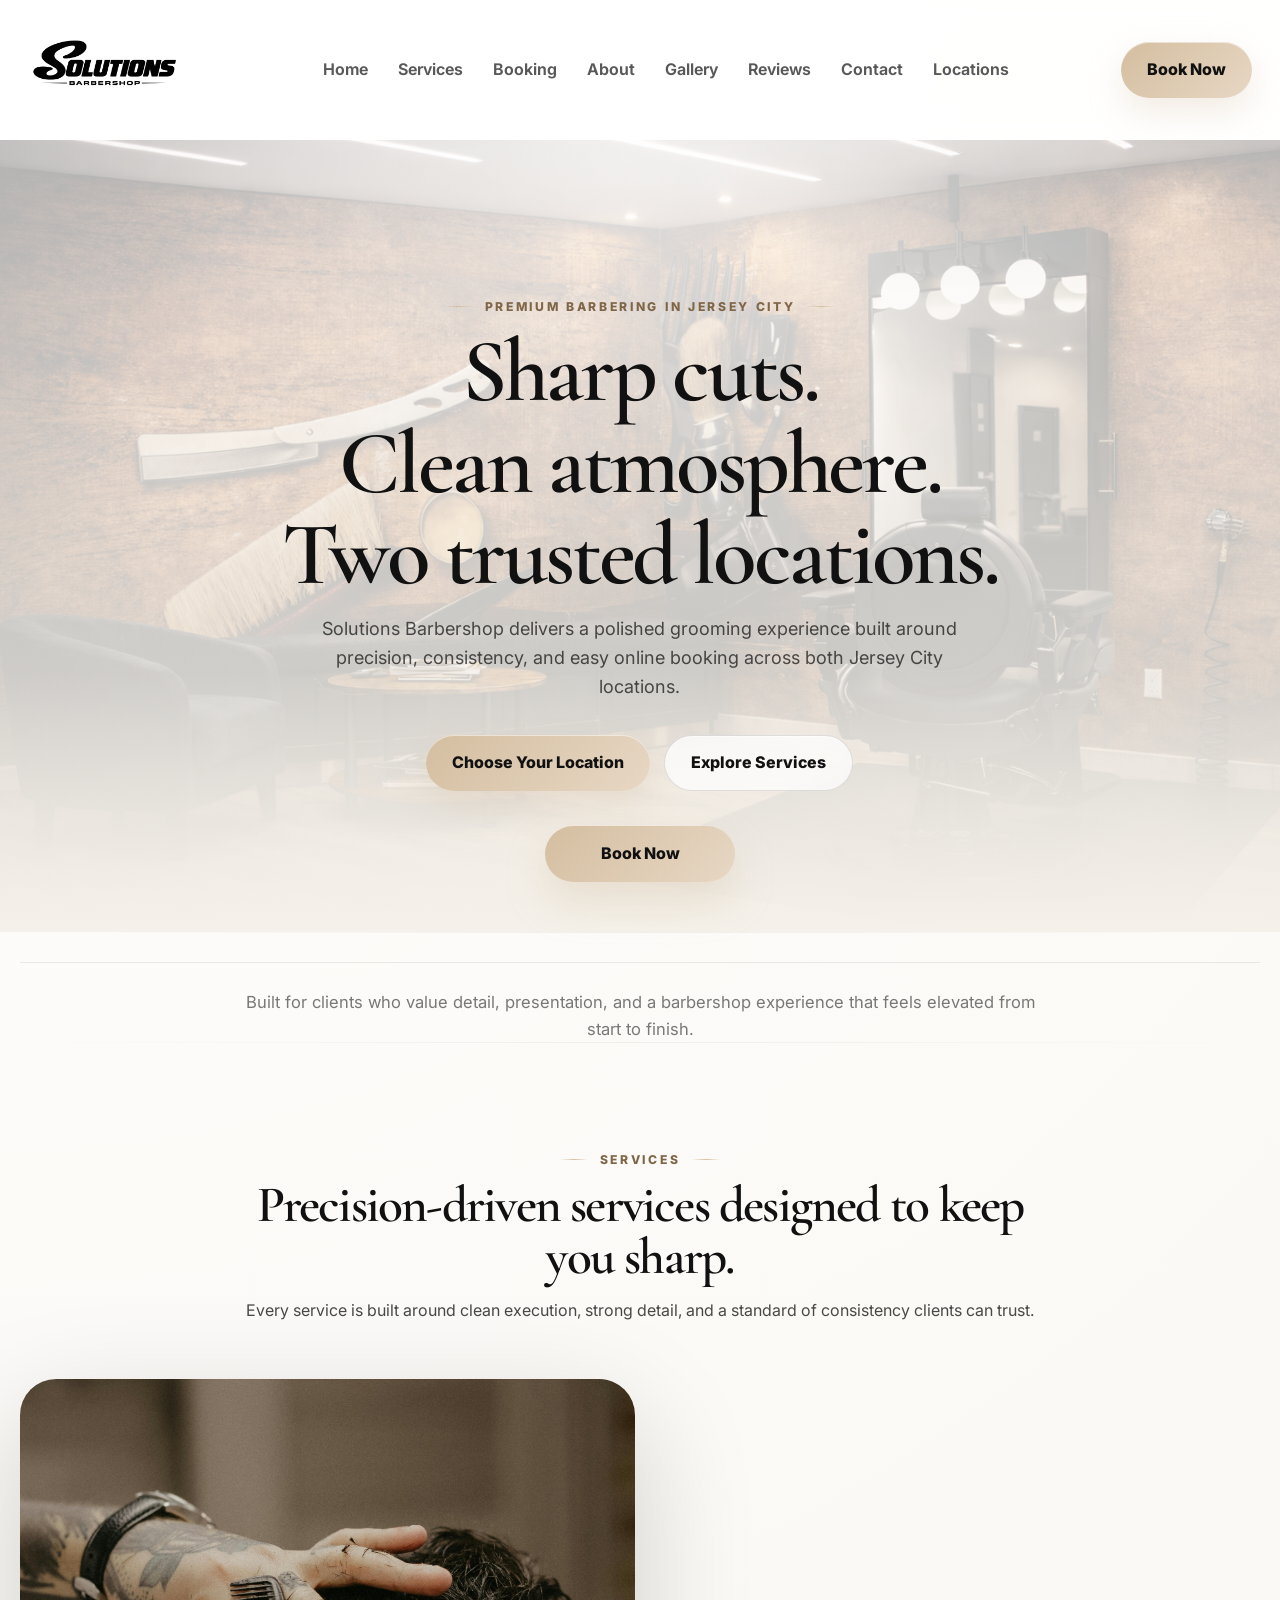
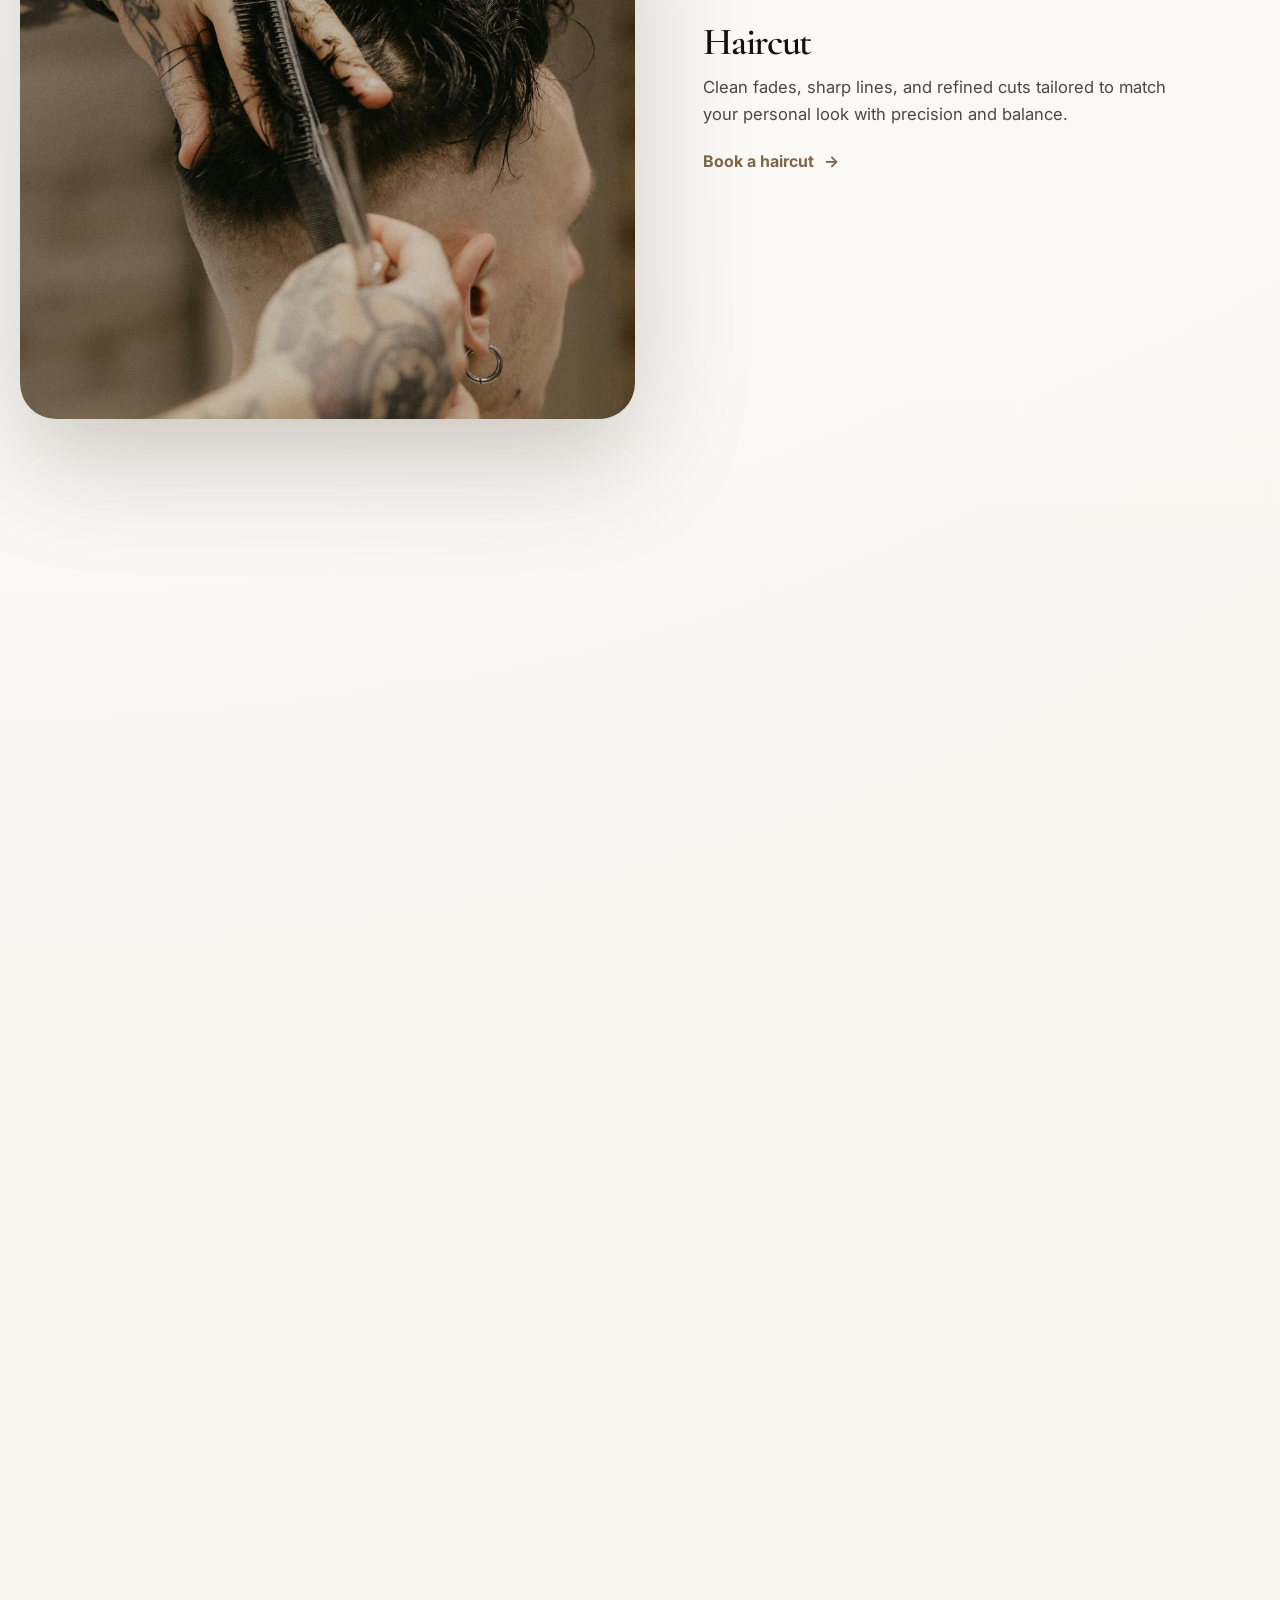
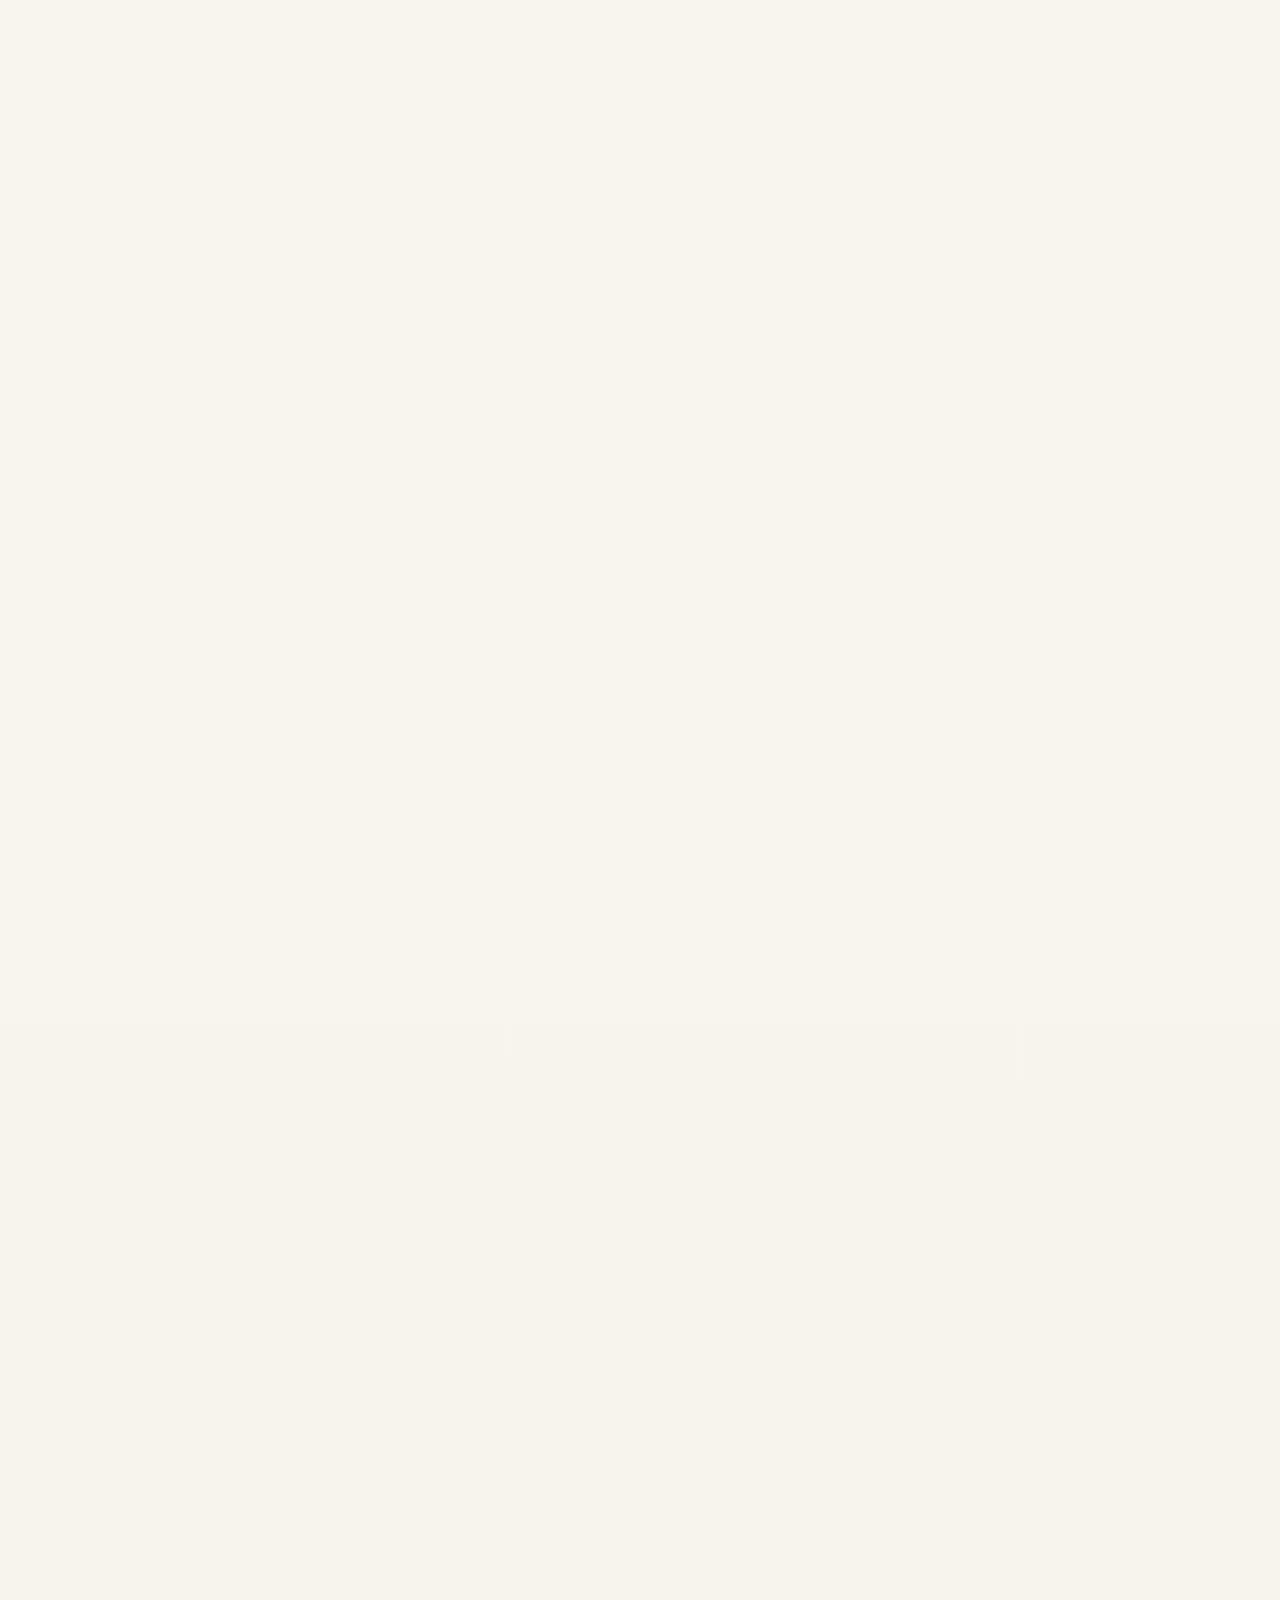
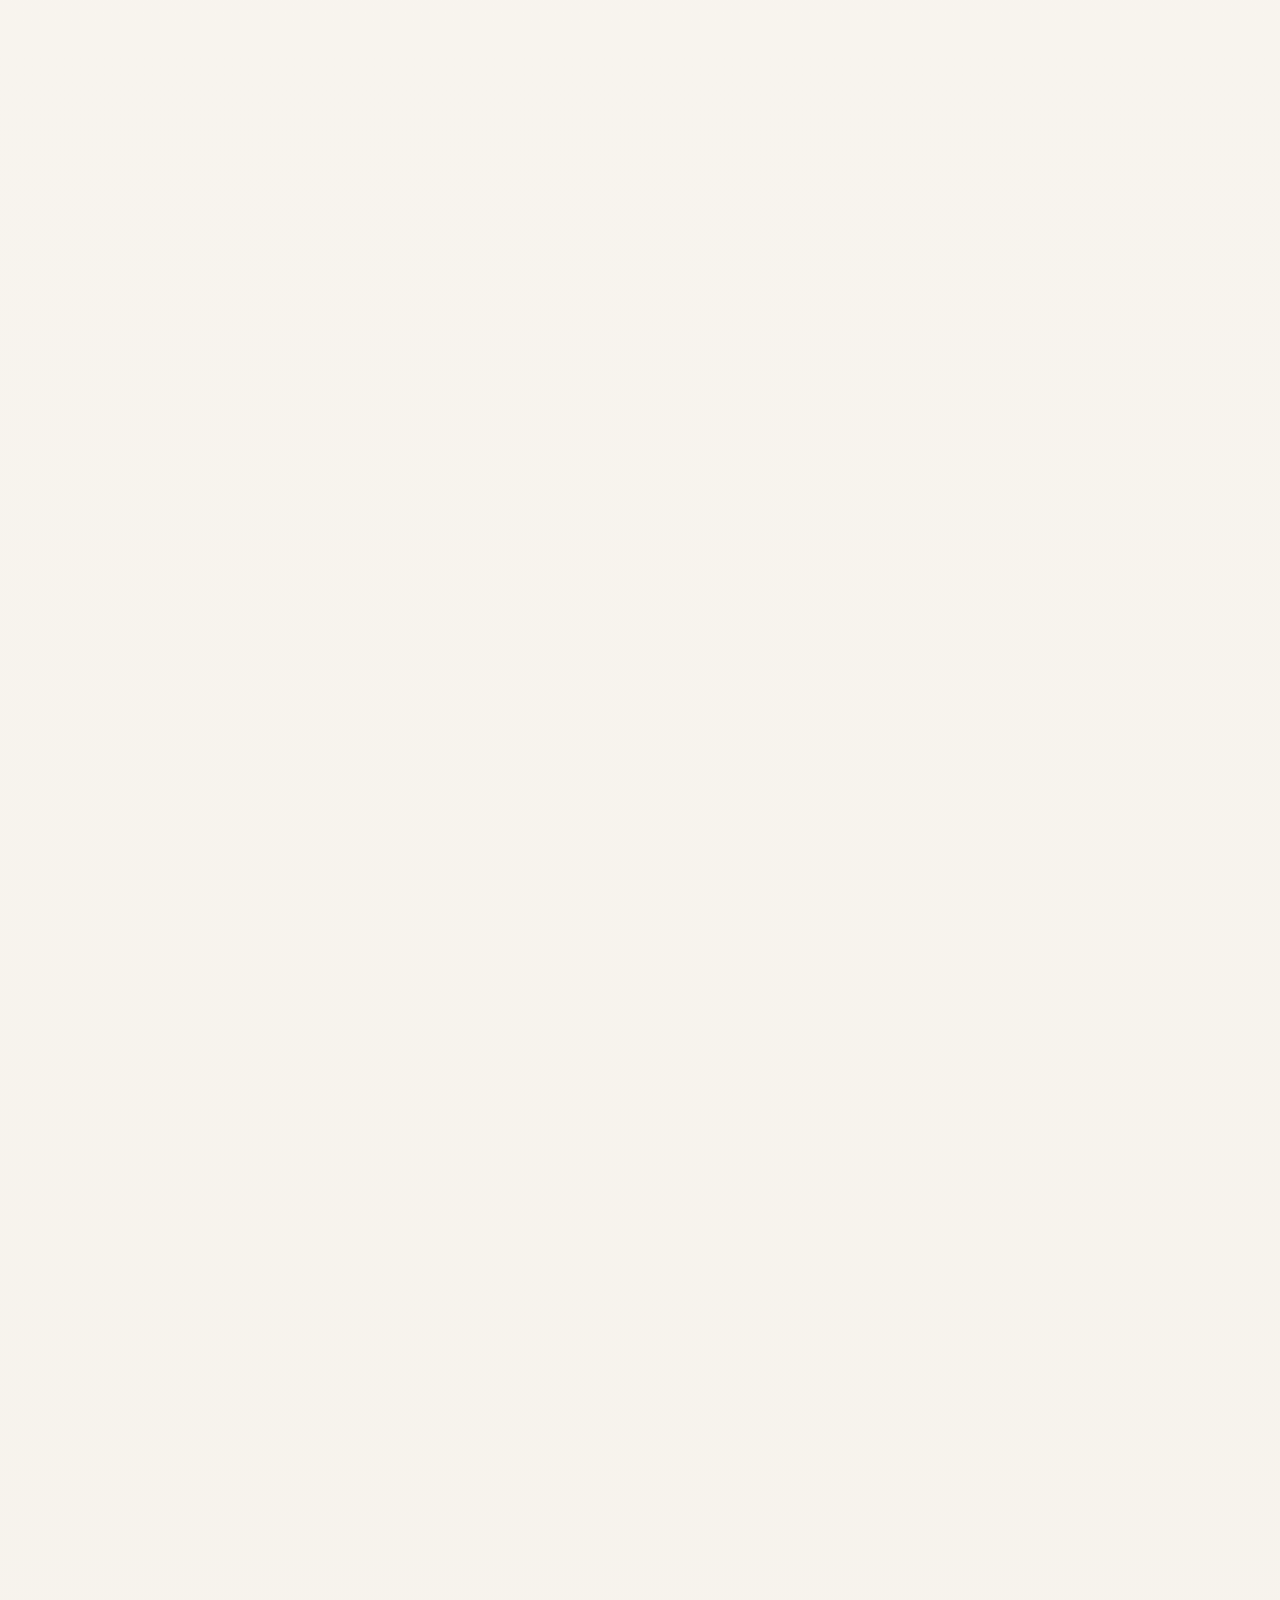
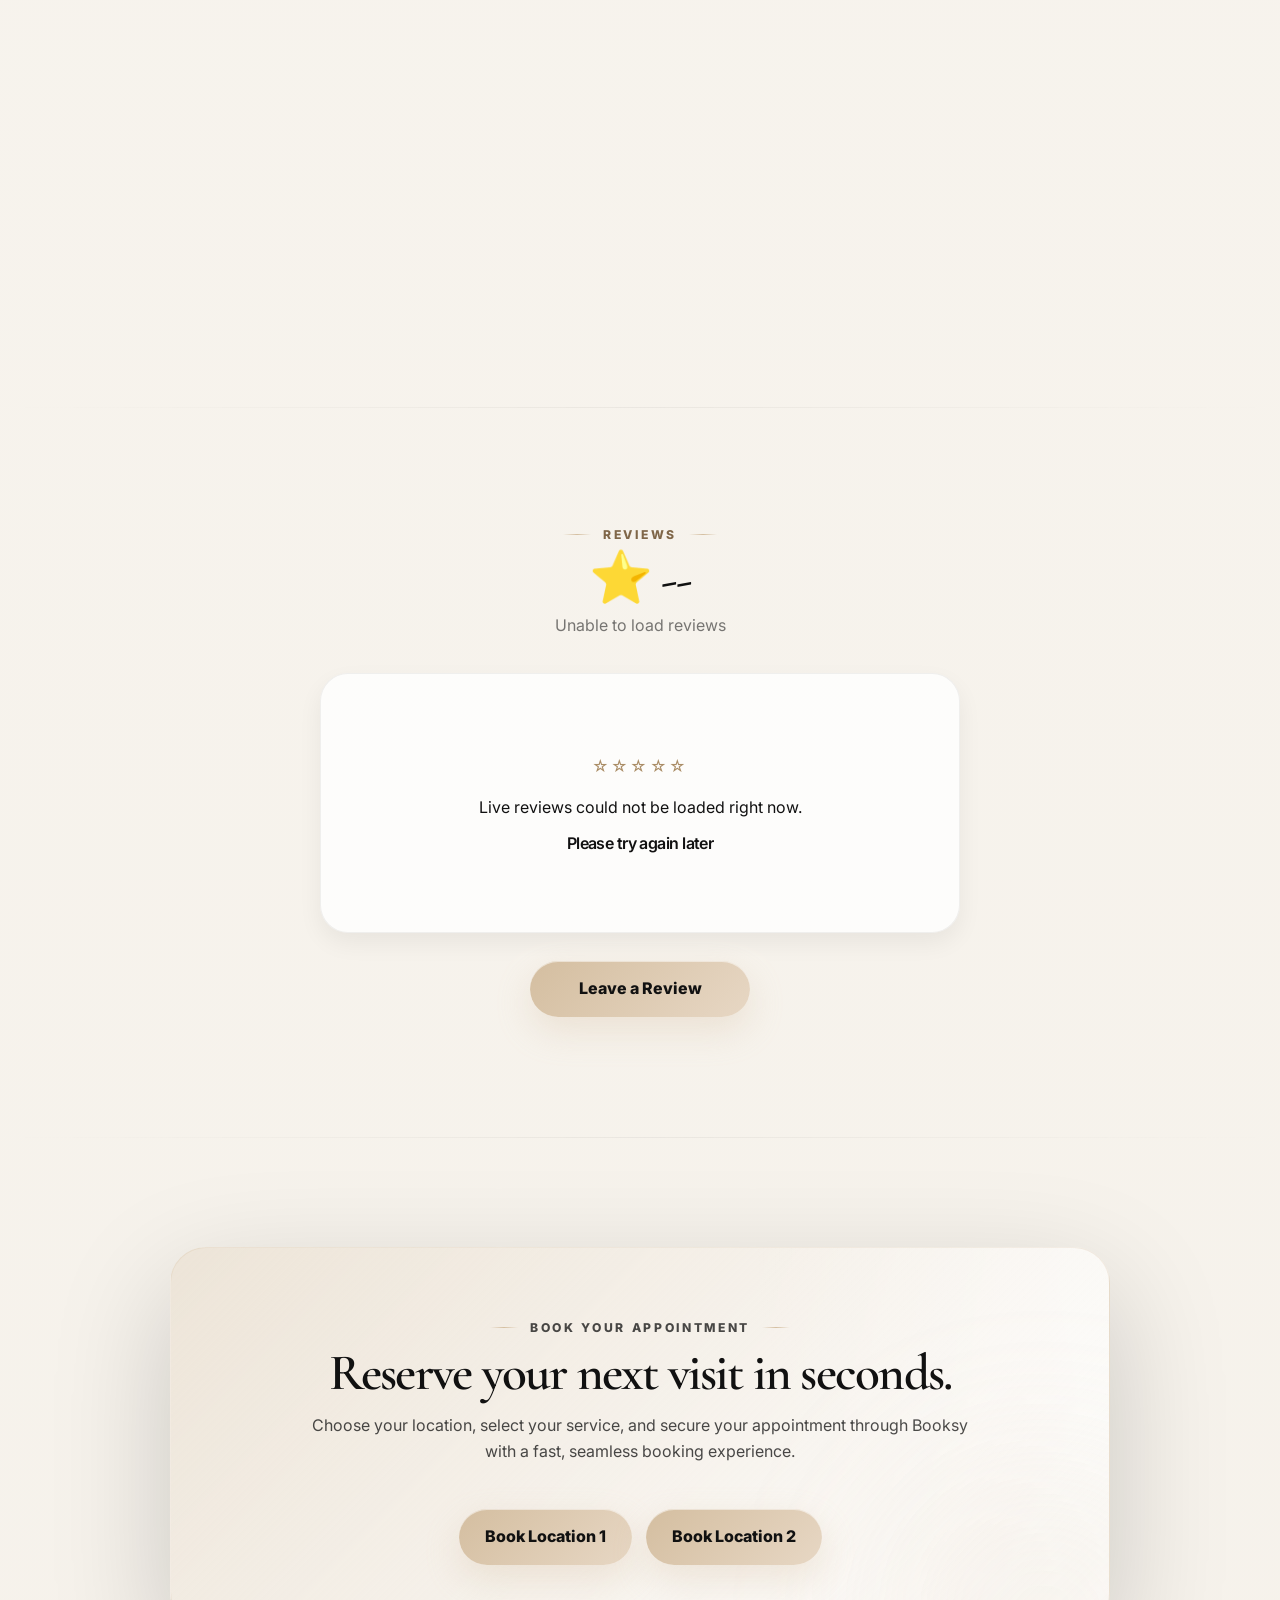
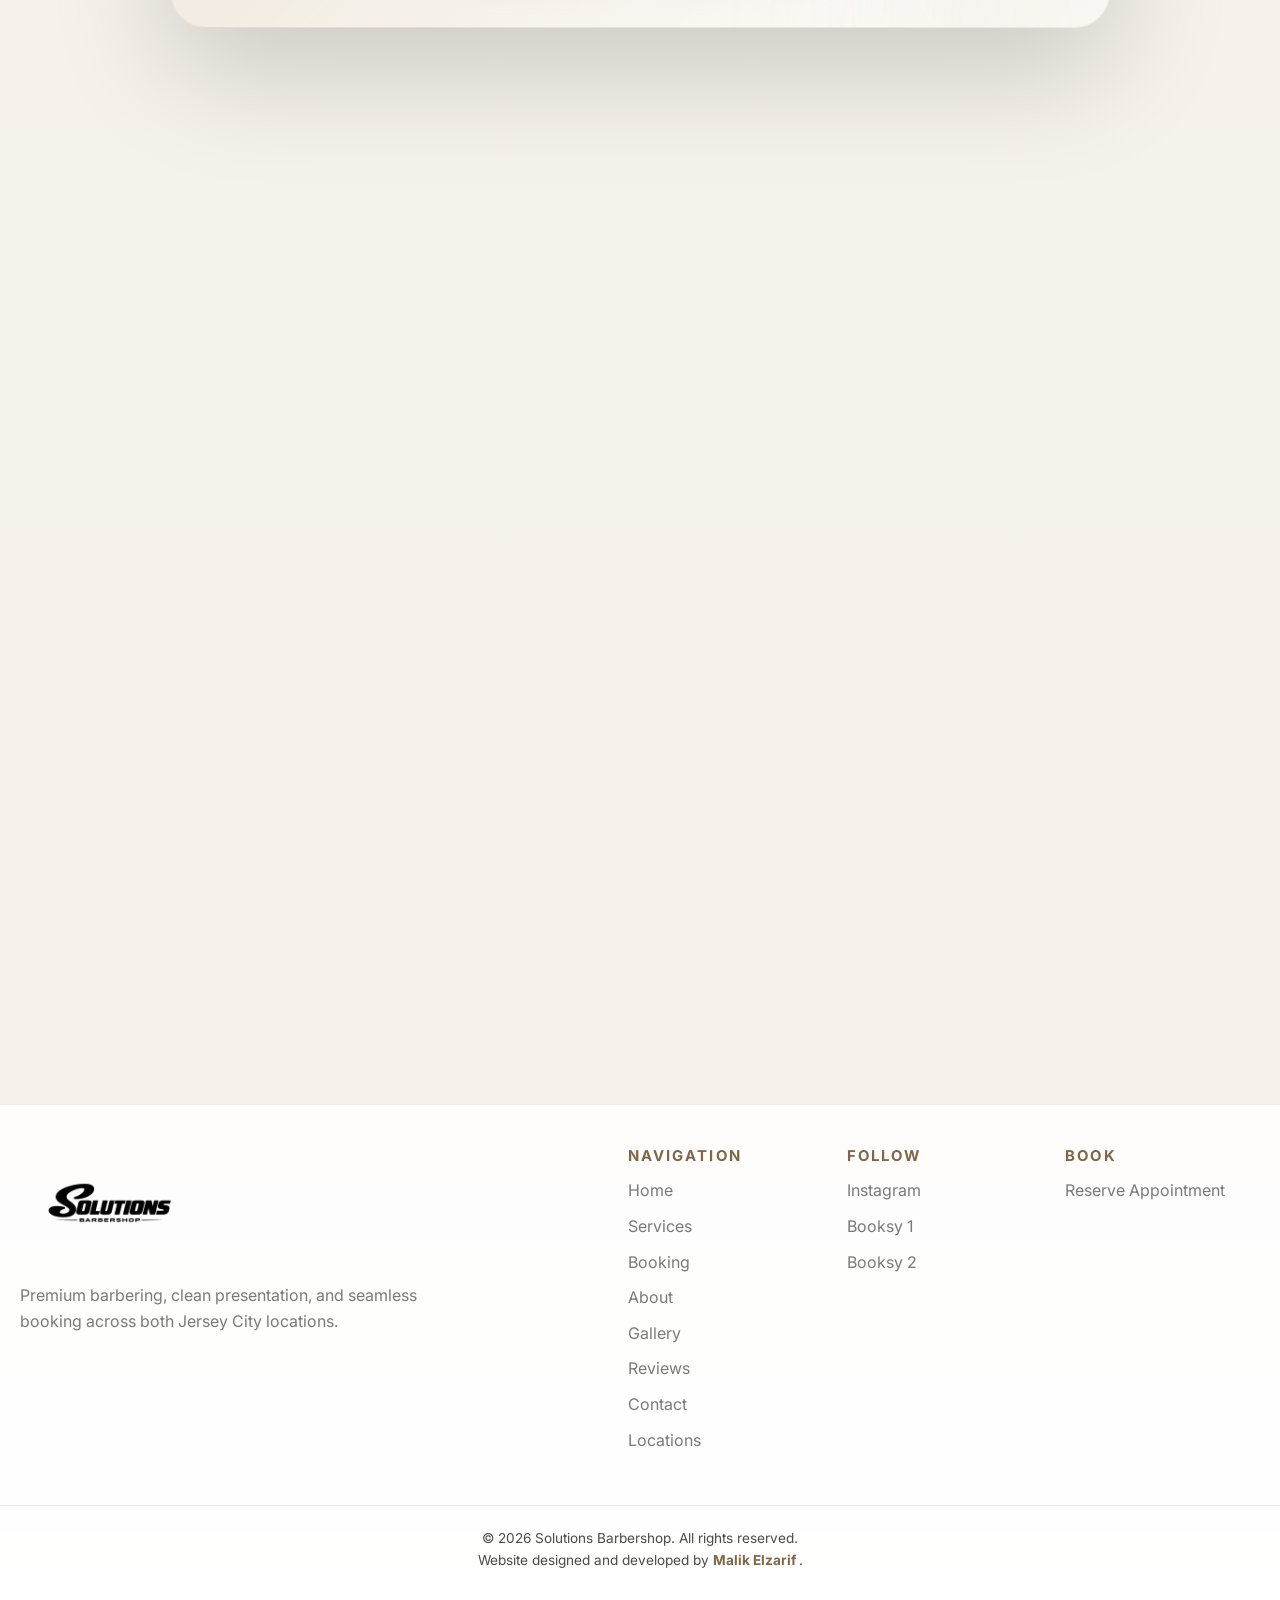
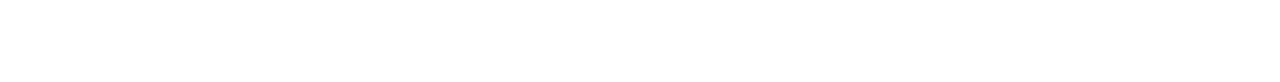
<file: index.html>
<!DOCTYPE html>
<html lang="en">
<head>
  <meta charset="UTF-8" />
  <meta name="viewport" content="width=device-width, initial-scale=1.0" />

  <title>Solutions Barbershop | Barbershop in Jersey City, NJ</title>
  <meta
    name="description"
    content="Solutions Barbershop offers premium haircuts, beard trims, shape ups, kids cuts, and easy online booking in Jersey City, NJ across two trusted locations."
  />
  <link rel="canonical" href="https://solutionsbarbershop.com/" />
  <meta name="robots" content="index, follow" />

  <!-- Open Graph -->
  <meta property="og:type" content="website" />
  <meta property="og:title" content="Solutions Barbershop | Barbershop in Jersey City, NJ" />
  <meta
    property="og:description"
    content="Premium barbering, clean presentation, and seamless online booking across two Jersey City locations."
  />
  <meta property="og:url" content="https://solutionsbarbershop.com/" />
  <meta property="og:site_name" content="Solutions Barbershop" />
  <meta property="og:image" content="https://solutionsbarbershop.com/images/og-home.jpg" />

  <!-- Twitter -->
  <meta name="twitter:card" content="summary_large_image" />
  <meta name="twitter:title" content="Solutions Barbershop | Barbershop in Jersey City, NJ" />
  <meta
    name="twitter:description"
    content="Premium barbering and easy online booking across two Jersey City locations."
  />
  <meta name="twitter:image" content="https://solutionsbarbershop.com/images/og-home.jpg" />

  <link rel="preconnect" href="https://fonts.googleapis.com" />
  <link rel="preconnect" href="https://fonts.gstatic.com" crossorigin />
  <link
    href="https://fonts.googleapis.com/css2?family=Inter:wght@400;500;600;700;800&family=Cormorant+Garamond:wght@500;600;700&display=swap"
    rel="stylesheet"
  />

  <link rel="stylesheet" href="css/style.css" />
</head>
<body>
  <div class="site-shell">
    <header class="header" id="top">
      <div class="container header__inner">
        <a href="index.html#top" class="brand" aria-label="Solutions Barbershop home">
          <img
            src="images/logo.png"
            alt="Solutions Barbershop logo"
            class="brand__logo"
          />
        </a>

        <nav class="nav desktop-nav" aria-label="Primary navigation">
          <a href="index.html#home" class="is-active">Home</a>
          <a href="services.html">Services</a>
          <a href="booking.html">Booking</a>
          <a href="index.html#about">About</a>
          <a href="index.html#gallery">Gallery</a>
          <a href="index.html#reviews">Reviews</a>
          <a href="index.html#contact">Contact</a>
          <a href="index.html#locations">Locations</a>
        </nav>

        <div class="header__actions">
          <a href="booking.html" class="btn btn--primary desktop-book-btn">
            Book Now
          </a>

          <button
            class="menu-toggle"
            type="button"
            aria-label="Open menu"
            aria-expanded="false"
            aria-controls="mobileMenu"
          >
            <span></span>
            <span></span>
            <span></span>
          </button>
        </div>
      </div>

      <div class="mobile-menu" id="mobileMenu" hidden>
        <nav class="mobile-menu__nav" aria-label="Mobile navigation">
          <a href="index.html#home" class="is-active">Home</a>
          <a href="services.html">Services</a>
          <a href="booking.html">Booking</a>
          <a href="index.html#about">About</a>
          <a href="index.html#gallery">Gallery</a>
          <a href="index.html#reviews">Reviews</a>
          <a href="index.html#contact">Contact</a>
          <a href="index.html#locations">Locations</a>

          <a href="booking.html" class="btn btn--primary btn--block">
            Book Now
          </a>
        </nav>
      </div>
    </header>

    <main>
      <!-- Hero -->
      <section class="hero hero--editorial" id="home">
        <div class="hero__bg"></div>

        <div class="container hero__content hero__content--center">
          <div class="hero__text hero__text--center">
            <p class="eyebrow">Premium Barbering in Jersey City</p>
            <h1>
              Sharp cuts.<br />
              Clean atmosphere.<br />
              Two trusted locations.
            </h1>
            <p class="hero__lead">
              Solutions Barbershop delivers a polished grooming experience
              built around precision, consistency, and easy online booking
              across both Jersey City locations.
            </p>

            <div class="hero__buttons hero__buttons--center">
              <a href="#locations" class="btn btn--primary">
                Choose Your Location
              </a>
              <a href="#services" class="btn btn--secondary">
                Explore Services
              </a>
            </div>
          </div>
        </div>
      </section>

      <!-- Intro -->
      <section class="section intro-strip">
        <div class="container intro-strip__inner">
          <p>
            Built for clients who value detail, presentation, and a barbershop experience that feels elevated from start to finish.
          </p>
        </div>
      </section>

      <!-- Services -->
      <section class="section services-editorial" id="services">
        <div class="container">
          <div class="section-heading section-heading--center">
            <p class="eyebrow">Services</p>
            <h2>Precision-driven services designed to keep you sharp.</h2>
            <p>
              Every service is built around clean execution, strong detail, and a standard of consistency clients can trust.
            </p>
          </div>

          <div class="service-feature">
            <div class="service-feature__image">
              <img src="images/service-1.jpg" alt="Premium haircut service at Solutions Barbershop" />
            </div>
            <div class="service-feature__content">
              <h3>Haircut</h3>
              <p>
                Clean fades, sharp lines, and refined cuts tailored to match
                your personal look with precision and balance.
              </p>
              <a href="#locations" class="text-link">Book a haircut</a>
            </div>
          </div>

          <div class="service-feature service-feature--reverse">
            <div class="service-feature__image">
              <img src="images/service-2.jpg" alt="Haircut and beard service at Solutions Barbershop" />
            </div>
            <div class="service-feature__content">
              <h3>Haircut + Beard</h3>
              <p>
                A complete grooming service combining haircut precision with
                detailed beard work for a polished, complete finish.
              </p>
              <a href="#locations" class="text-link">Book haircut + beard</a>
            </div>
          </div>

          <div class="service-feature">
            <div class="service-feature__image">
              <img src="images/service-3.jpg" alt="Shape up barber service at Solutions Barbershop" />
            </div>
            <div class="service-feature__content">
              <h3>Shape Up</h3>
              <p>
                Fresh edges and detail work that help maintain a sharp look
                between full appointments.
              </p>
              <a href="#locations" class="text-link">Book a shape up</a>
            </div>
          </div>

          <div class="service-feature service-feature--reverse">
            <div class="service-feature__image">
              <img src="images/service-4.jpg" alt="Kids haircut service at Solutions Barbershop" />
            </div>
            <div class="service-feature__content">
              <h3>Kids Cut</h3>
              <p>
                Professional cuts delivered with the same care, detail, and
                high standard of service given to every client.
              </p>
              <a href="#locations" class="text-link">Book a kids cut</a>
            </div>
          </div>
        </div>
      </section>

      <!-- About -->
      <section class="section about-editorial" id="about">
        <div class="container section__grid">
          <div class="section__content">
            <p class="eyebrow">About</p>
            <h2>A barbershop brand built on quality, trust, and consistency.</h2>
            <p>
              Solutions Barbershop is more than a place to get a haircut.
              The brand is built around strong service, clean presentation,
              and an environment clients feel confident returning to.
            </p>
            <p>
              With two Jersey City locations under one brand, the standard
              remains the same: professional work, polished results, and
              booking that feels easy from the first click.
            </p>
          </div>

          <div class="section__visual">
            <div class="image-stack">
              <img src="images/about-main.jpg" alt="Barber working on client at Solutions Barbershop" />
              <img src="images/about-detail.jpg" alt="Close-up haircut detail at Solutions Barbershop" />
            </div>
          </div>
        </div>
      </section>

      <!-- Gallery -->
      <section class="section gallery" id="gallery">
        <div class="container">
          <div class="section-heading section-heading--center">
            <p class="eyebrow">Gallery</p>
            <h2>Real work. Clean detail. Strong visual presence.</h2>
            <p>
              Showcase your strongest cuts, beard work, and shop atmosphere to reinforce trust before the booking happens.
            </p>
          </div>

          <div class="gallery-grid">
            <img src="images/gallery-1.jpg" alt="Fade haircut result at Solutions Barbershop" />
            <img src="images/gallery-2.jpg" alt="Barber cutting hair at Solutions Barbershop" />
            <img src="images/gallery-3.jpg" alt="Sharp lineup result at Solutions Barbershop" />
            <img src="images/gallery-4.jpg" alt="Beard detail work at Solutions Barbershop" />
            <img src="images/gallery-5.jpg" alt="Kids haircut result at Solutions Barbershop" />
            <img src="images/gallery-6.jpg" alt="Barbershop interior in Jersey City" />
          </div>
        </div>
      </section>

      <!-- Live Reviews -->
      <section class="section reviews" id="reviews">
        <div class="container">
          <div class="reviews-summary">
            <p class="eyebrow">Reviews</p>
            <h2 id="avgRating">⭐ 5.0</h2>
            <p id="totalReviews">Loading...</p>
          </div>

          <div id="reviewsContainer" class="gallery-grid"></div>

          <div class="reviews-toggle">
            <button id="toggleReviewsBtn" class="btn btn--secondary" type="button">
              See More Reviews
            </button>
          </div>

          <div class="review-cta">
            <a
              href="https://docs.google.com/forms/d/e/1FAIpQLSfNcK2lg8JJEmOdghyo3kPARXLWLuJNpRQPwpmX2-DxIl60MQ/viewform"
              target="_blank"
              rel="noopener noreferrer"
              class="btn btn--primary"
            >
              Leave a Review
            </a>
          </div>
        </div>
      </section>

      <!-- CTA -->
      <section class="section cta-section" id="contact">
        <div class="container">
          <div class="cta-panel">
            <p class="eyebrow">Book Your Appointment</p>
            <h2>Reserve your next visit in seconds.</h2>
            <p>
              Choose your location, select your service, and secure your appointment through Booksy with a fast, seamless booking experience.
            </p>

            <div class="hero__buttons hero__buttons--center">
              <a
                href="https://booksy.com/en-us/444251_solutions-barbershop-1_barber-shop_28561_jersey-city#ba_s=sh_1"
                target="_blank"
                rel="noopener noreferrer"
                class="btn btn--primary"
              >
                Book Location 1
              </a>

              <a
                href="https://booksy.com/en-us/88253_solutions-barber-shop-2_barber-shop_28561_jersey-city#ba_s=sh_1"
                target="_blank"
                rel="noopener noreferrer"
                class="btn btn--primary"
              >
                Book Location 2
              </a>
            </div>
          </div>
        </div>
      </section>

      <!-- Locations -->
      <section class="section locations" id="locations">
        <div class="container">
          <div class="section-heading section-heading--center">
            <p class="eyebrow">Locations</p>
            <h2>Two locations. One standard of quality.</h2>
            <p>
              Visit the location that works best for you and book directly with the Solutions Barbershop team.
            </p>
          </div>

          <div class="locations-grid">
            <article class="location-card">
              <div class="location-card__map">
                <iframe
                  src="https://www.google.com/maps/embed?pb=!1m18!1m12!1m3!1d3023.772167278826!2d-74.05097242467808!3d40.72303173694127!2m3!1f0!2f0!3f0!3m2!1i1024!2i768!4f13.1!3m3!1m2!1s0x89c250b26aaaaaab%3A0x131466983951f1e1!2sSolutions%20Barber%20Shop1!5e0!3m2!1sen!2sus!4v1774459133577!5m2!1sen!2sus"
                  loading="lazy"
                  allowfullscreen
                  referrerpolicy="no-referrer-when-downgrade"
                  title="Solutions Barbershop 1 map">
                </iframe>
              </div>

              <div class="location-card__content">
                <p class="location-card__label">Location 1</p>
                <h3>Solutions Barbershop 1</h3>
                <p class="location-card__address">342 Second St, Jersey City, NJ 07302</p>
                <p class="location-card__meta">5.0 ★ · 757 reviews</p>

                <div class="location-card__actions">
                  <a
                    href="https://maps.app.goo.gl/QKT51pefLmHjY7CWA"
                    target="_blank"
                    rel="noopener noreferrer"
                    class="btn btn--secondary"
                  >
                    Get Directions
                  </a>
                  <a
                    href="https://booksy.com/en-us/444251_solutions-barbershop-1_barber-shop_28561_jersey-city#ba_s=sh_1"
                    target="_blank"
                    rel="noopener noreferrer"
                    class="btn btn--primary"
                  >
                    Book Location 1
                  </a>
                </div>
              </div>
            </article>

            <article class="location-card">
              <div class="location-card__map">
                <iframe
                  src="https://www.google.com/maps/embed?pb=!1m18!1m12!1m3!1d3023.8976425072087!2d-74.04861402467836!3d40.72026973711037!2m3!1f0!2f0!3f0!3m2!1i1024!2i768!4f13.1!3m3!1m2!1s0x89c251b2bd494c13%3A0xd9ad3f0f8f757e2c!2sSolutions%20barber%20shop%202!5e0!3m2!1sen!2sus!4v1774459174616!5m2!1sen!2sus"
                  loading="lazy"
                  allowfullscreen
                  referrerpolicy="no-referrer-when-downgrade"
                  title="Solutions Barbershop 2 map">
                </iframe>
              </div>

              <div class="location-card__content">
                <p class="location-card__label">Location 2</p>
                <h3>Solutions Barber Shop 2</h3>
                <p class="location-card__address">163 Christopher Columbus Dr, Jersey City, NJ 07302</p>
                <p class="location-card__meta">4.9 ★ · 1,076 reviews</p>

                <div class="location-card__actions">
                  <a
                    href="https://maps.app.goo.gl/3iNfX1eux7tzGcUZ8"
                    target="_blank"
                    rel="noopener noreferrer"
                    class="btn btn--secondary"
                  >
                    Get Directions
                  </a>
                  <a
                    href="https://booksy.com/en-us/88253_solutions-barber-shop-2_barber-shop_28561_jersey-city#ba_s=sh_1"
                    target="_blank"
                    rel="noopener noreferrer"
                    class="btn btn--primary"
                  >
                    Book Location 2
                  </a>
                </div>
              </div>
            </article>
          </div>
        </div>
      </section>
    </main>

    <footer class="footer">
      <div class="container footer__inner">
        <div class="footer__brand">
          <img
            src="images/logo.png"
            alt="Solutions Barbershop logo"
            class="footer__logo"
          />
          <p>
            Premium barbering, clean presentation, and seamless booking across both Jersey City locations.
          </p>
        </div>

        <div class="footer__links">
          <div>
            <h3>Navigation</h3>
            <a href="index.html#home">Home</a>
            <a href="services.html">Services</a>
            <a href="booking.html">Booking</a>
            <a href="index.html#about">About</a>
            <a href="index.html#gallery">Gallery</a>
            <a href="index.html#reviews">Reviews</a>
            <a href="index.html#contact">Contact</a>
            <a href="index.html#locations">Locations</a>
          </div>

          <div>
            <h3>Follow</h3>
            <a href="https://instagram.com/solutions_barbershop_2" target="_blank" rel="noopener noreferrer">Instagram</a>
            <a href="https://booksy.com/en-us/444251_solutions-barbershop-1_barber-shop_28561_jersey-city#ba_s=sh_1" target="_blank" rel="noopener noreferrer">Booksy 1</a>
            <a href="https://booksy.com/en-us/88253_solutions-barber-shop-2_barber-shop_28561_jersey-city#ba_s=sh_1" target="_blank" rel="noopener noreferrer">Booksy 2</a>
          </div>

          <div>
            <h3>Book</h3>
            <a href="booking.html">Reserve Appointment</a>
          </div>
        </div>
      </div>

      <div class="site-credit">
        <p>
          © <span id="year"></span> Solutions Barbershop. All rights reserved.<br />
          Website designed and developed by
          <a href="https://malikelzarif.com" target="_blank" rel="noopener noreferrer">
            Malik Elzarif
          </a>.
        </p>
      </div>
    </footer>

    <a
      href="booking.html"
      class="sticky-book"
      aria-label="Book an appointment"
    >
      Book Now
    </a>
  </div>

  <script src="js/main.js"></script>
  <script>
    document.getElementById("year").textContent = new Date().getFullYear();
  </script>

  <script type="application/ld+json">
  {
    "@context": "https://schema.org",
    "@type": "Barbershop",
    "@id": "https://solutionsbarbershop.com/#business",
    "name": "Solutions Barbershop",
    "url": "https://solutionsbarbershop.com/",
    "image": "https://solutionsbarbershop.com/images/logo.png",
    "description": "Premium barbering, clean presentation, and seamless booking across two Jersey City locations.",
    "priceRange": "$$",
    "address": {
      "@type": "PostalAddress",
      "streetAddress": "342 Second St",
      "addressLocality": "Jersey City",
      "addressRegion": "NJ",
      "postalCode": "07302",
      "addressCountry": "US"
    },
    "department": [
      {
        "@type": "Barbershop",
        "name": "Solutions Barbershop 1",
        "address": {
          "@type": "PostalAddress",
          "streetAddress": "342 Second St",
          "addressLocality": "Jersey City",
          "addressRegion": "NJ",
          "postalCode": "07302",
          "addressCountry": "US"
        }
      },
      {
        "@type": "Barbershop",
        "name": "Solutions Barber Shop 2",
        "address": {
          "@type": "PostalAddress",
          "streetAddress": "163 Christopher Columbus Dr",
          "addressLocality": "Jersey City",
          "addressRegion": "NJ",
          "postalCode": "07302",
          "addressCountry": "US"
        }
      }
    ],
    "sameAs": [
      "https://instagram.com/solutions_barbershop_2"
    ]
  }
  </script>
</body>
</html>
</file>
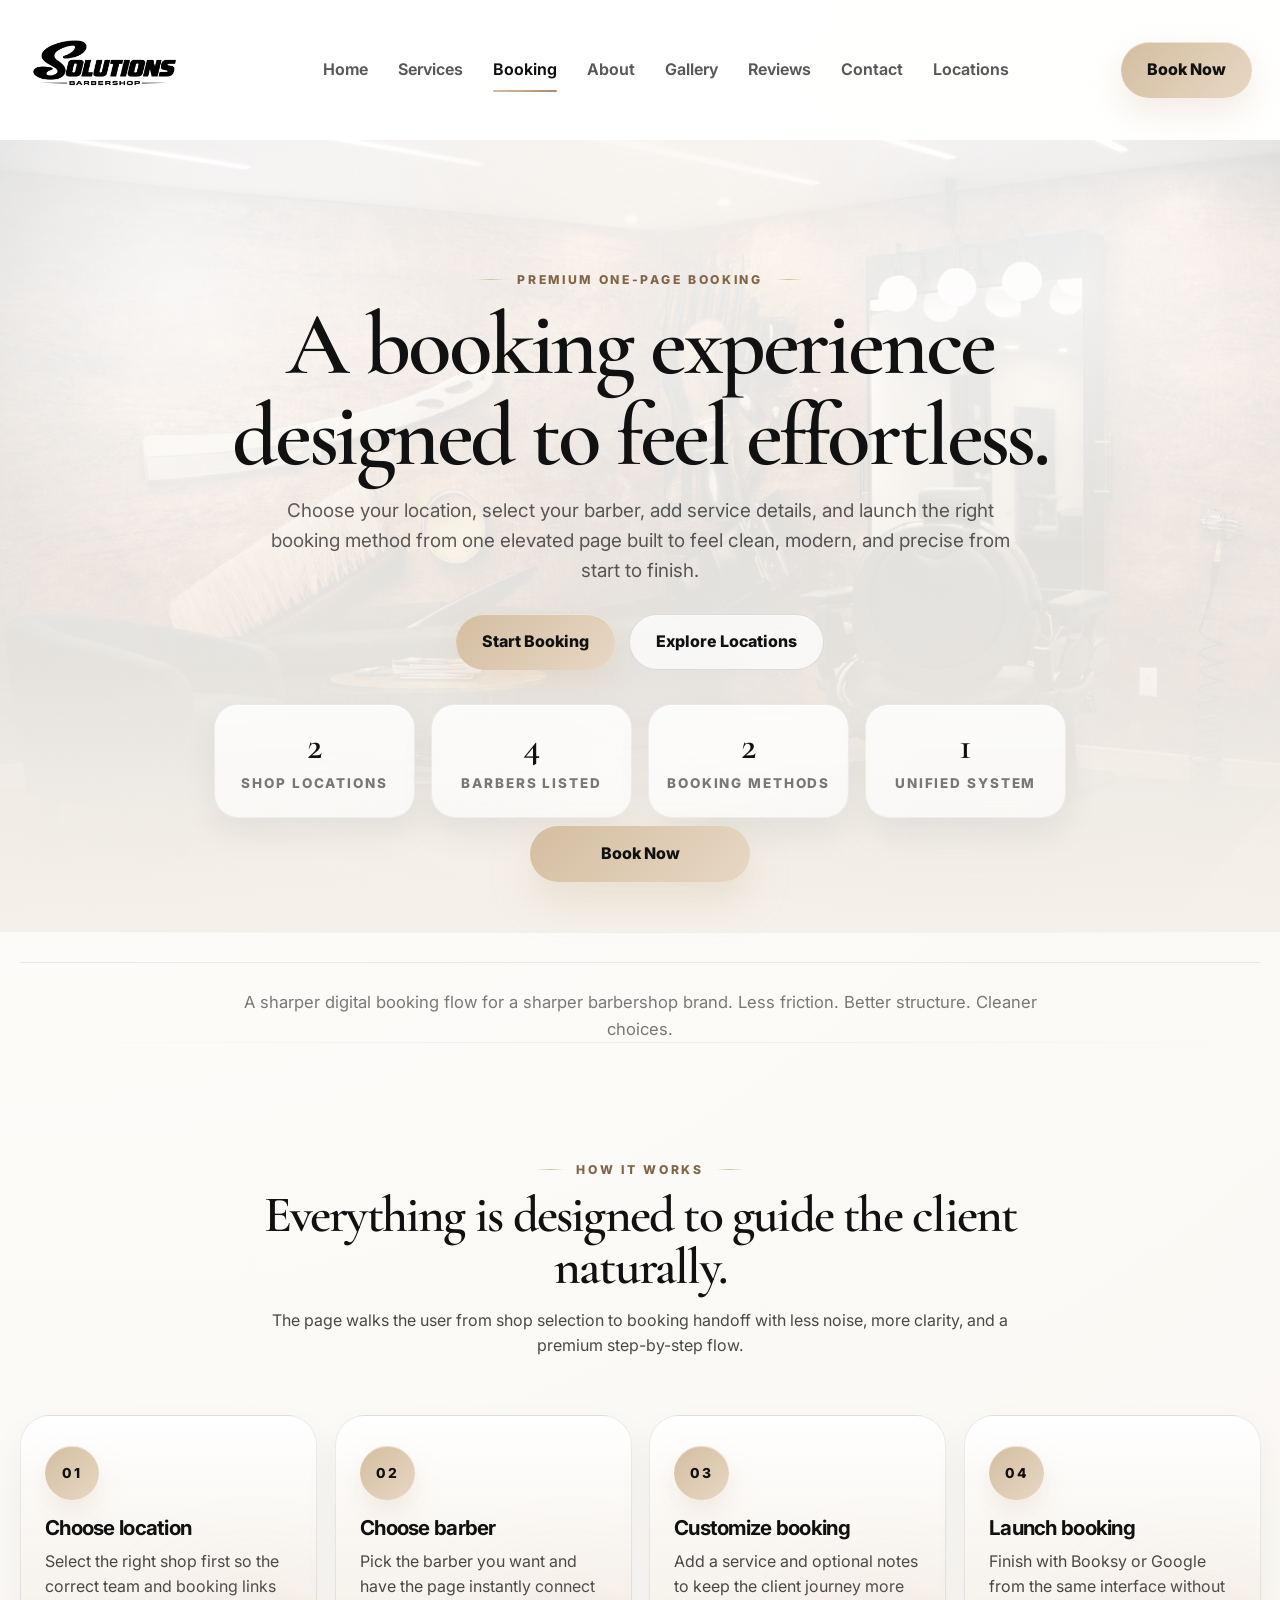
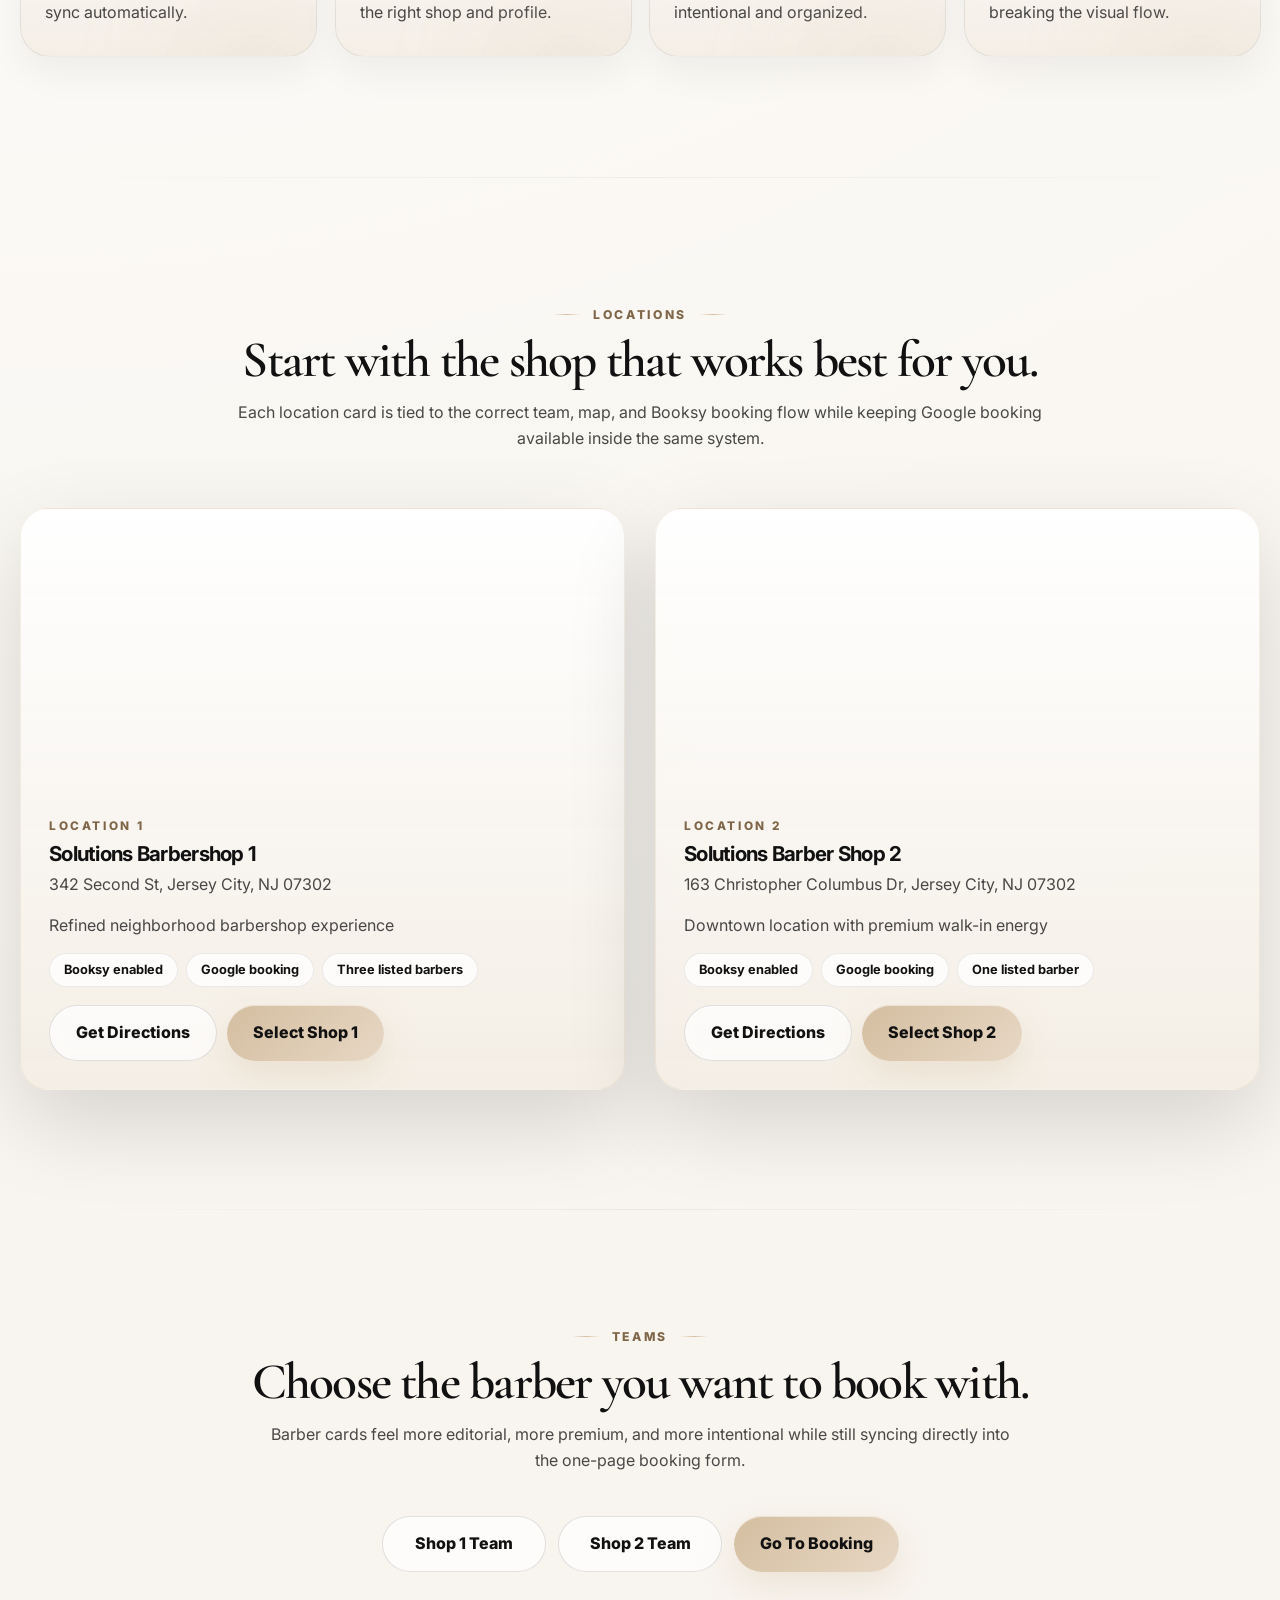
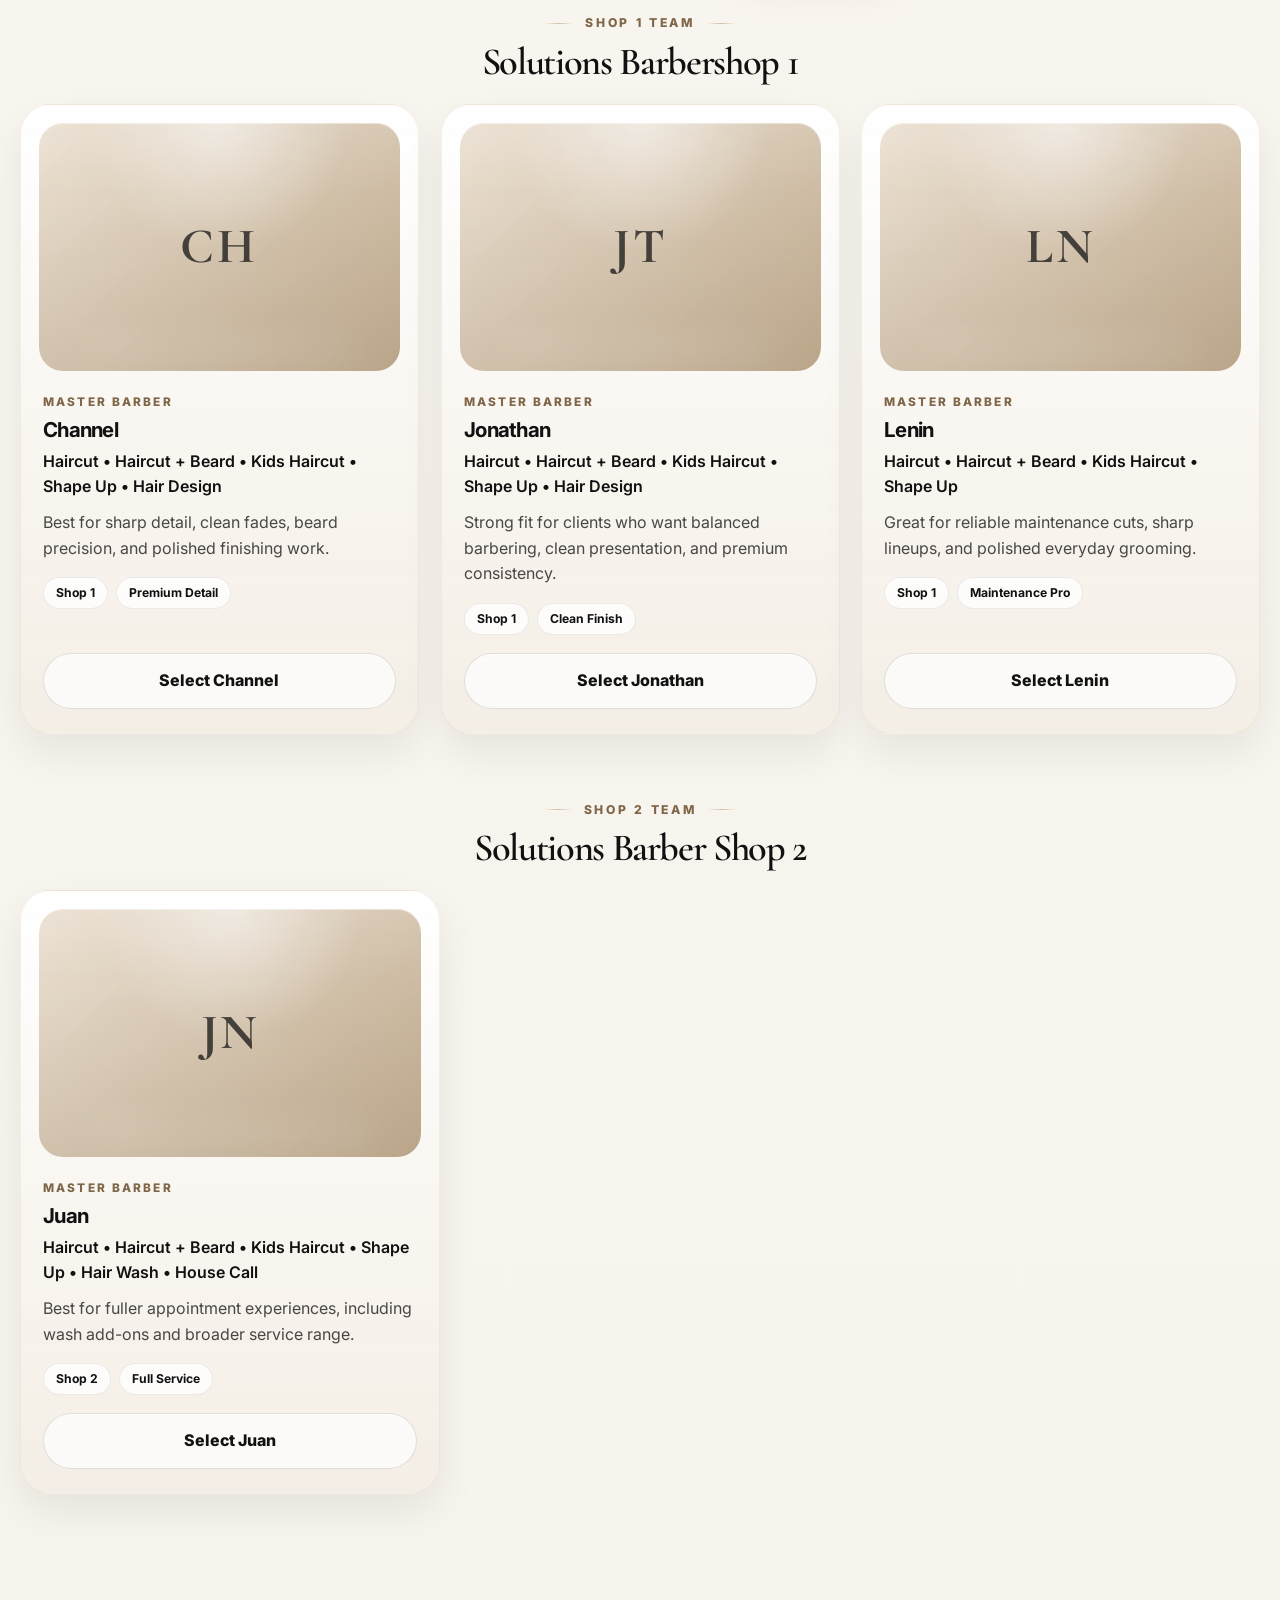
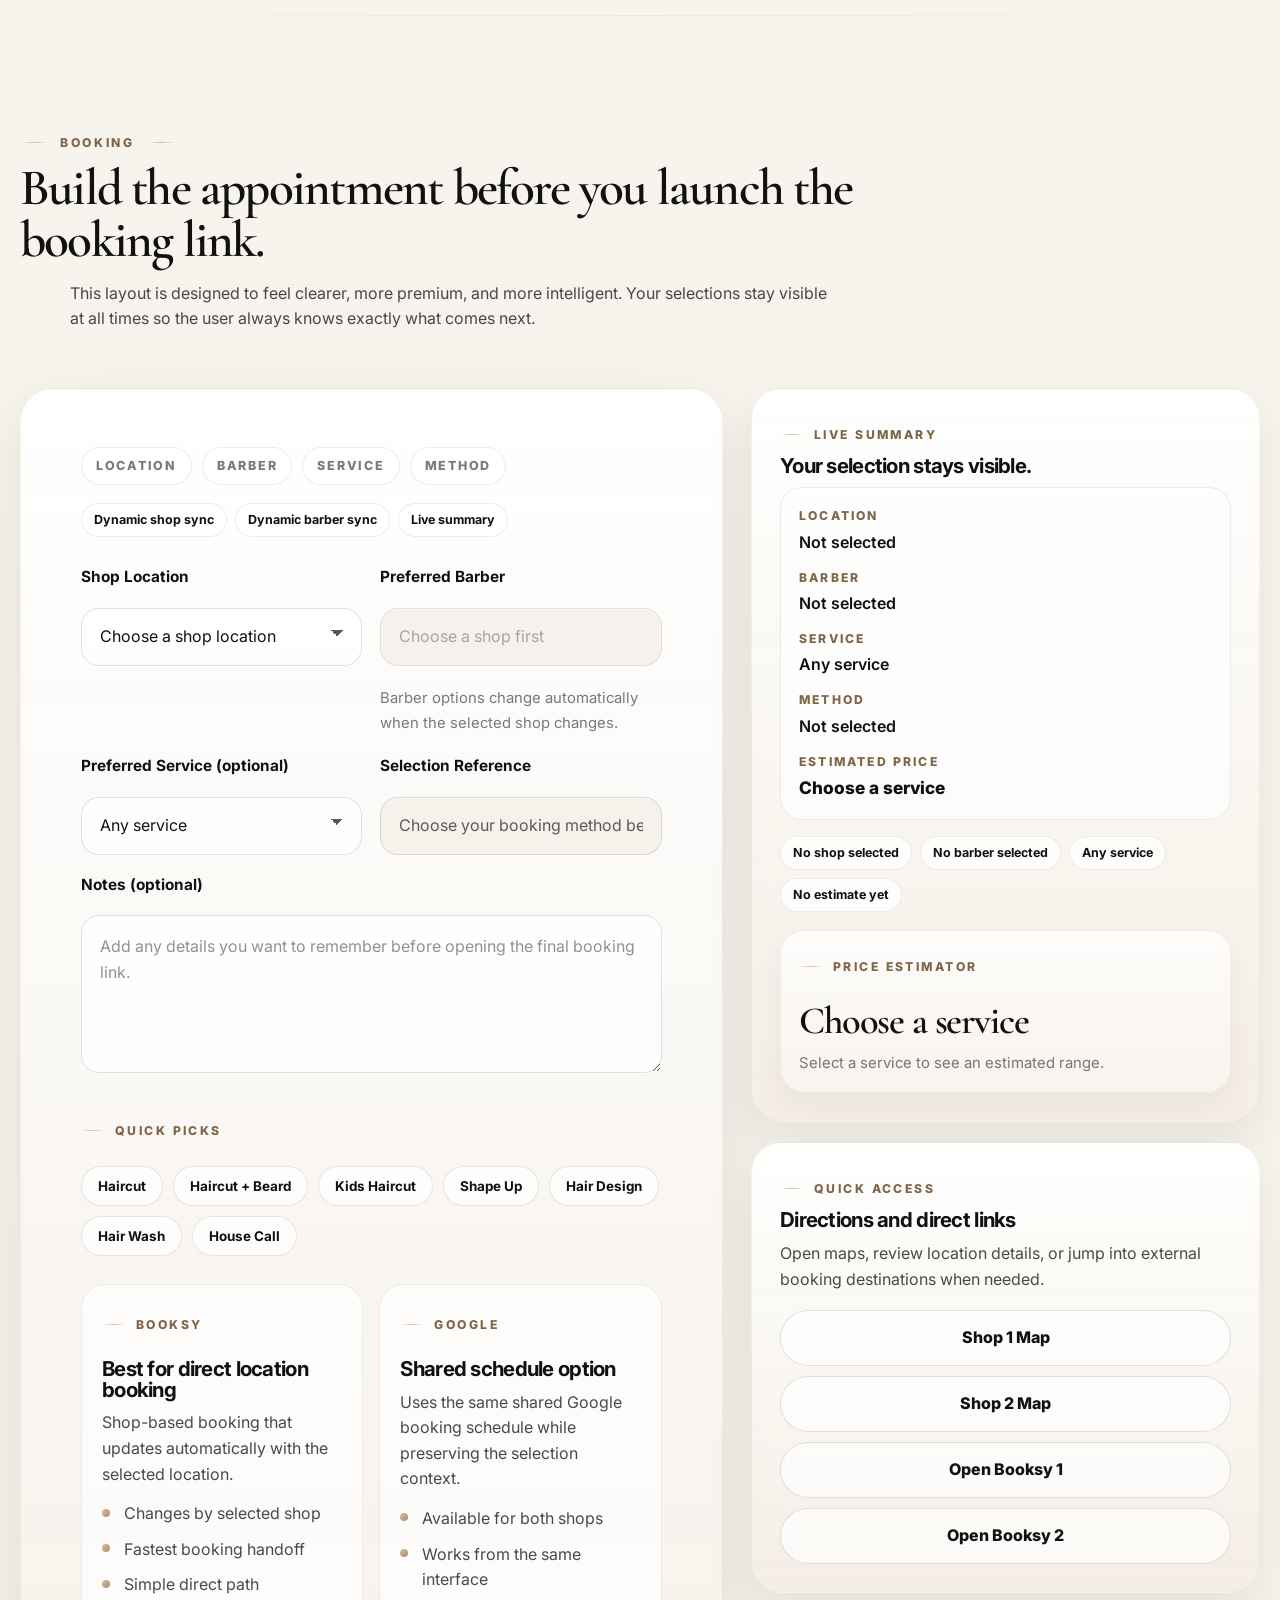
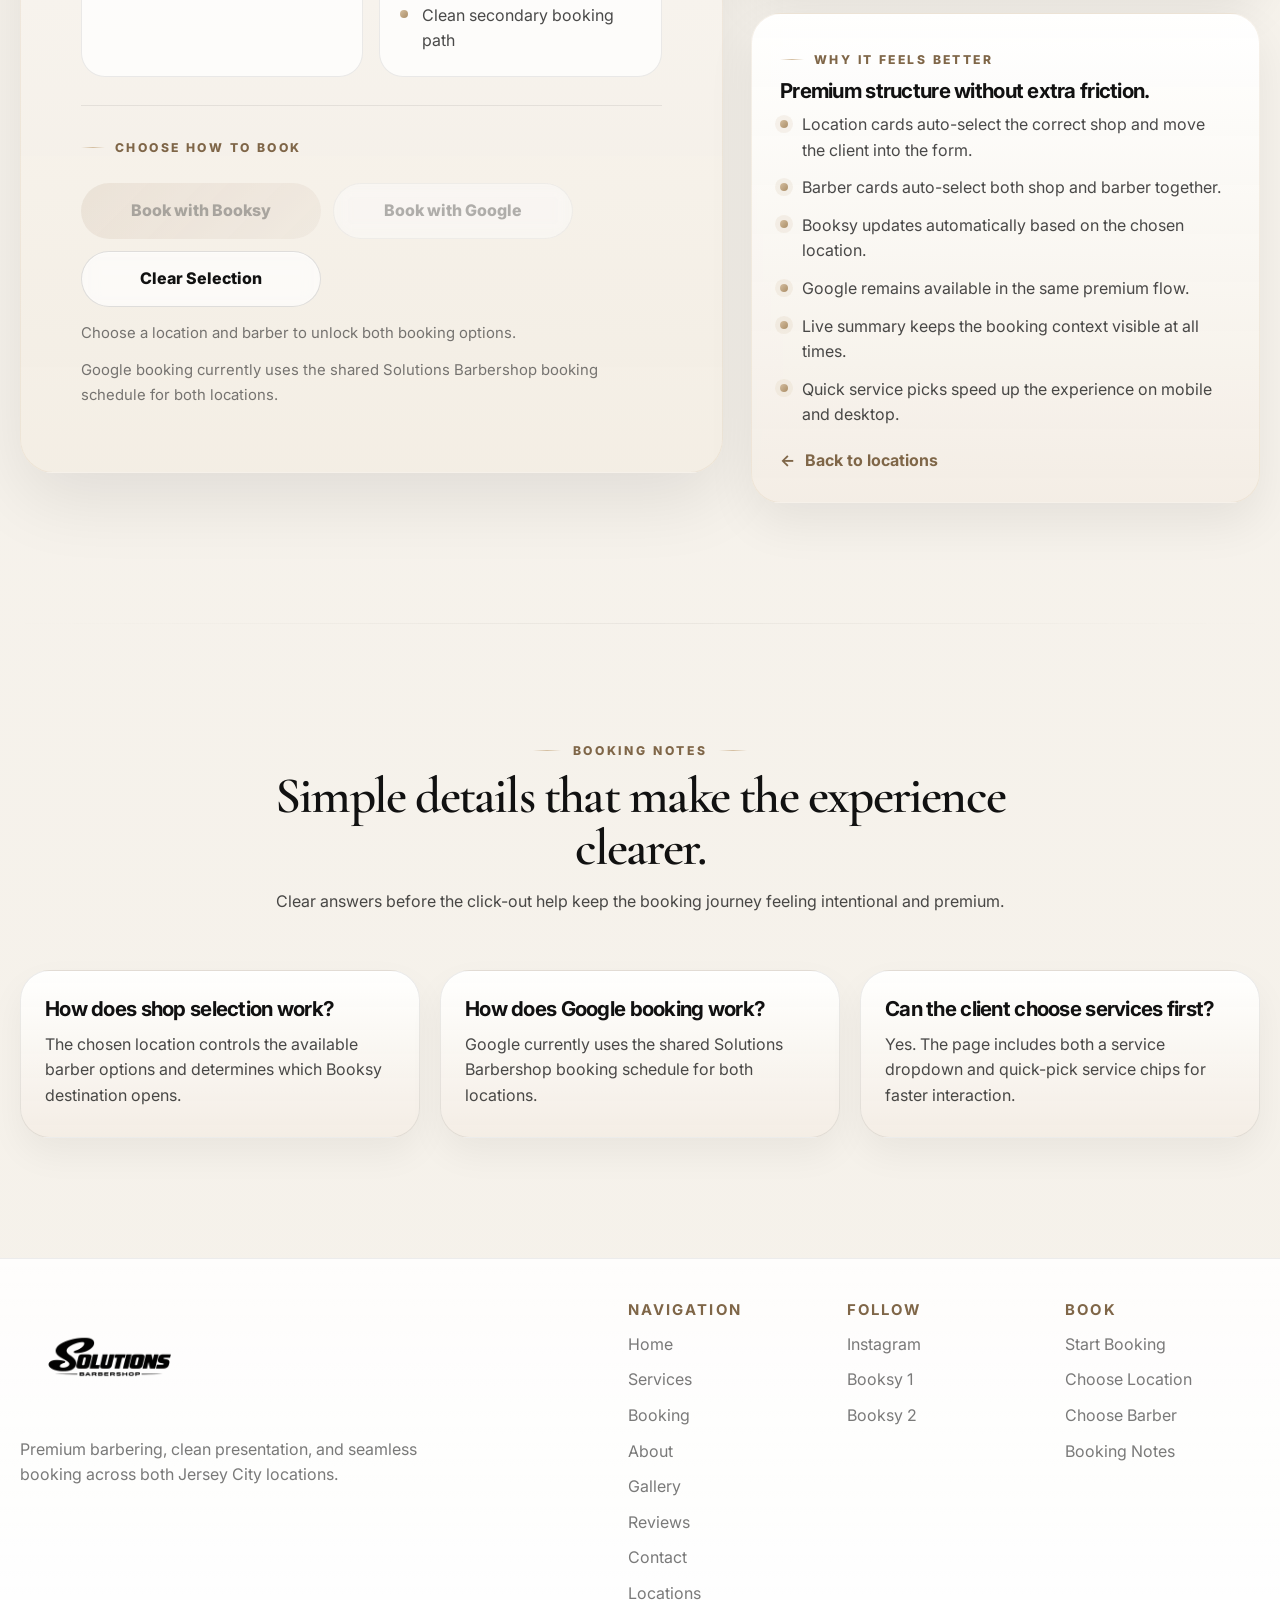
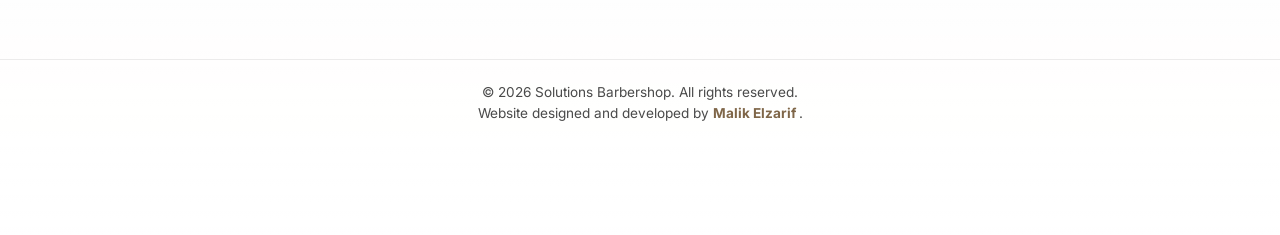
<file: booking.html>
<!DOCTYPE html>
<html lang="en">
<head>
  <meta charset="UTF-8" />
  <meta name="viewport" content="width=device-width, initial-scale=1.0" />

  <title>Book Your Appointment | Solutions Barbershop Jersey City</title>
  <meta
    name="description"
    content="Book with Solutions Barbershop across two Jersey City locations. Choose your shop, barber, service, and booking method with one premium Apple-level booking experience powered by Booksy and Google."
  />
  <link rel="canonical" href="https://solutionsbarbershop.com/booking.html" />
  <meta name="robots" content="index, follow" />

  <meta property="og:type" content="website" />
  <meta property="og:title" content="Book Your Appointment | Solutions Barbershop Jersey City" />
  <meta
    property="og:description"
    content="Choose your location, barber, service, and booking method from one refined premium booking page for both Solutions Barbershop locations."
  />
  <meta property="og:url" content="https://solutionsbarbershop.com/booking.html" />
  <meta property="og:site_name" content="Solutions Barbershop" />
  <meta property="og:image" content="https://solutionsbarbershop.com/images/og-home.jpg" />

  <meta name="twitter:card" content="summary_large_image" />
  <meta name="twitter:title" content="Book Your Appointment | Solutions Barbershop Jersey City" />
  <meta
    name="twitter:description"
    content="A refined one-page booking experience for both Solutions Barbershop locations."
  />
  <meta name="twitter:image" content="https://solutionsbarbershop.com/images/og-home.jpg" />

  <link rel="preconnect" href="https://fonts.googleapis.com" />
  <link rel="preconnect" href="https://fonts.gstatic.com" crossorigin />
  <link
    href="https://fonts.googleapis.com/css2?family=Inter:wght@400;500;600;700;800&family=Cormorant+Garamond:wght@500;600;700&display=swap"
    rel="stylesheet"
  />

  <link rel="stylesheet" href="css/style.css" />
  <link rel="stylesheet" href="css/booking.css" />
</head>
<body>
  <div class="site-shell">
    <header class="header" id="top">
      <div class="container header__inner">
        <a href="index.html#top" class="brand" aria-label="Solutions Barbershop home">
          <img
            src="images/logo.png"
            alt="Solutions Barbershop logo"
            class="brand__logo"
          />
        </a>

        <nav class="nav desktop-nav" aria-label="Primary navigation">
          <a href="index.html#home">Home</a>
          <a href="services.html">Services</a>
          <a href="booking.html" class="is-active" aria-current="page">Booking</a>
          <a href="index.html#about">About</a>
          <a href="index.html#gallery">Gallery</a>
          <a href="index.html#reviews">Reviews</a>
          <a href="index.html#contact">Contact</a>
          <a href="index.html#locations">Locations</a>
        </nav>

        <div class="header__actions">
          <a href="#booking-section" class="btn btn--primary desktop-book-btn">
            Book Now
          </a>

          <button
            class="menu-toggle"
            type="button"
            aria-label="Open menu"
            aria-expanded="false"
            aria-controls="mobileMenu"
          >
            <span></span>
            <span></span>
            <span></span>
          </button>
        </div>
      </div>

      <div class="mobile-menu" id="mobileMenu" hidden>
        <nav class="mobile-menu__nav" aria-label="Mobile navigation">
          <a href="index.html#home">Home</a>
          <a href="services.html">Services</a>
          <a href="booking.html" class="is-active" aria-current="page">Booking</a>
          <a href="index.html#about">About</a>
          <a href="index.html#gallery">Gallery</a>
          <a href="index.html#reviews">Reviews</a>
          <a href="index.html#contact">Contact</a>
          <a href="index.html#locations">Locations</a>

          <a href="#booking-section" class="btn btn--primary btn--block">
            Book Now
          </a>
        </nav>
      </div>
    </header>

    <main>
      <section class="hero hero--editorial booking-hero booking-hero--apple" id="booking-hero">
        <div class="hero__bg"></div>

        <div class="container hero__content hero__content--center">
          <div class="hero__text hero__text--center">
            <p class="eyebrow">Premium One-Page Booking</p>
            <h1>
              A booking experience<br />
              designed to feel effortless.
            </h1>
            <p class="hero__lead">
              Choose your location, select your barber, add service details,
              and launch the right booking method from one elevated page built
              to feel clean, modern, and precise from start to finish.
            </p>

            <div class="hero__buttons hero__buttons--center">
              <a href="#booking-section" class="btn btn--primary">
                Start Booking
              </a>
              <a href="#shop-locations" class="btn btn--secondary">
                Explore Locations
              </a>
            </div>

            <div class="booking-hero__stats" aria-label="Booking highlights">
              <article class="booking-hero__stat">
                <strong>2</strong>
                <span>Shop Locations</span>
              </article>

              <article class="booking-hero__stat">
                <strong>4</strong>
                <span>Barbers Listed</span>
              </article>

              <article class="booking-hero__stat">
                <strong>2</strong>
                <span>Booking Methods</span>
              </article>

              <article class="booking-hero__stat">
                <strong>1</strong>
                <span>Unified System</span>
              </article>
            </div>
          </div>
        </div>
      </section>

      <section class="section intro-strip">
        <div class="container intro-strip__inner">
          <p>
            A sharper digital booking flow for a sharper barbershop brand.
            Less friction. Better structure. Cleaner choices.
          </p>
        </div>
      </section>

      <section class="section booking-flow booking-flow--apple" id="booking-flow">
        <div class="container">
          <div class="section-heading section-heading--center booking-flow__heading">
            <p class="eyebrow">How It Works</p>
            <h2>Everything is designed to guide the client naturally.</h2>
            <p>
              The page walks the user from shop selection to booking handoff with less noise,
              more clarity, and a premium step-by-step flow.
            </p>
          </div>

          <div class="booking-steps" aria-label="Booking steps">
            <article class="booking-step-card is-active" data-step="1">
              <span class="booking-step-card__number">01</span>
              <h3>Choose location</h3>
              <p>Select the right shop first so the correct team and booking links sync automatically.</p>
            </article>

            <article class="booking-step-card" data-step="2">
              <span class="booking-step-card__number">02</span>
              <h3>Choose barber</h3>
              <p>Pick the barber you want and have the page instantly connect the right shop and profile.</p>
            </article>

            <article class="booking-step-card" data-step="3">
              <span class="booking-step-card__number">03</span>
              <h3>Customize booking</h3>
              <p>Add a service and optional notes to keep the client journey more intentional and organized.</p>
            </article>

            <article class="booking-step-card" data-step="4">
              <span class="booking-step-card__number">04</span>
              <h3>Launch booking</h3>
              <p>Finish with Booksy or Google from the same interface without breaking the visual flow.</p>
            </article>
          </div>
        </div>
      </section>

      <section class="section locations booking-locations booking-locations--apple" id="shop-locations">
        <div class="container">
          <div class="section-heading section-heading--center">
            <p class="eyebrow">Locations</p>
            <h2>Start with the shop that works best for you.</h2>
            <p>
              Each location card is tied to the correct team, map, and Booksy booking flow
              while keeping Google booking available inside the same system.
            </p>
          </div>

          <div class="locations-grid">
            <article
              class="location-card js-shop-card"
              data-shop="shop-1"
              data-shop-label="Solutions Barbershop 1"
              data-booksy-url="https://booksy.com/en-us/444251_solutions-barbershop-1_barber-shop_28561_jersey-city#ba_s=sh_1"
              data-google-url="https://calendar.google.com/calendar/u/0/appointments/schedules/AcZssZ0E1r_4To1sK164vhmS2AgQCMe7xYa3B7efXYMJTUBiBKLMbh55CI8Kr1EiWnxWw4CgQrz9uj-W"
              tabindex="0"
              aria-label="Select Solutions Barbershop 1"
            >
              <div class="location-card__map">
                <iframe
                  src="https://www.google.com/maps/embed?pb=!1m18!1m12!1m3!1d3023.772167278826!2d-74.05097242467808!3d40.72303173694127!2m3!1f0!2f0!3f0!3m2!1i1024!2i768!4f13.1!3m3!1m2!1s0x89c250b26aaaaaab%3A0x131466983951f1e1!2sSolutions%20Barber%20Shop1!5e0!3m2!1sen!2sus!4v1774459133577!5m2!1sen!2sus"
                  loading="lazy"
                  allowfullscreen
                  referrerpolicy="no-referrer-when-downgrade"
                  title="Solutions Barbershop 1 map"
                ></iframe>
              </div>

              <div class="location-card__content">
                <p class="location-card__label">Location 1</p>
                <h3>Solutions Barbershop 1</h3>
                <p class="location-card__address">342 Second St, Jersey City, NJ 07302</p>
                <p class="location-card__meta">Refined neighborhood barbershop experience</p>

                <ul class="location-card__badges" aria-label="Shop 1 features">
                  <li>Booksy enabled</li>
                  <li>Google booking</li>
                  <li>Three listed barbers</li>
                </ul>

                <div class="location-card__actions">
                  <a
                    href="https://www.google.com/maps/place/Solutions+Barber+Shop1/@40.7230277,-74.0551343,16z/data=!4m10!1m2!2m1!1sSolutions+Barber+Shop2!3m6!1s0x89c250b26aaaaaab:0x131466983951f1e1!8m2!3d40.7230277!4d-74.0483975!15sChZTb2x1dGlvbnMgQmFyYmVyIFNob3AyWhgiFnNvbHV0aW9ucyBiYXJiZXIgc2hvcDKSAQtiYXJiZXJfc2hvcOABAA!16s%2Fg%2F11dzs_7f61?entry=ttu&g_ep=EgoyMDI2MDQwOC4wIKXMDSoASAFQAw%3D%3D"
                    target="_blank"
                    rel="noopener noreferrer"
                    class="btn btn--secondary"
                  >
                    Get Directions
                  </a>

                  <button
                    type="button"
                    class="btn btn--primary js-select-shop"
                    data-shop="shop-1"
                    data-scroll-target="#booking-section"
                  >
                    Select Shop 1
                  </button>
                </div>
              </div>
            </article>

            <article
              class="location-card js-shop-card"
              data-shop="shop-2"
              data-shop-label="Solutions Barber Shop 2"
              data-booksy-url="https://booksy.com/en-us/88253_solutions-barber-shop-2_barber-shop_28561_jersey-city#ba_s=sh_1"
              data-google-url="https://calendar.google.com/calendar/u/0/appointments/schedules/AcZssZ0E1r_4To1sK164vhmS2AgQCMe7xYa3B7efXYMJTUBiBKLMbh55CI8Kr1EiWnxWw4CgQrz9uj-W"
              tabindex="0"
              aria-label="Select Solutions Barber Shop 2"
            >
              <div class="location-card__map">
                <iframe
                  src="https://www.google.com/maps/embed?pb=!1m18!1m12!1m3!1d3023.8976425072087!2d-74.04861402467836!3d40.72026973711037!2m3!1f0!2f0!3f0!3m2!1i1024!2i768!4f13.1!3m3!1m2!1s0x89c251b2bd494c13%3A0xd9ad3f0f8f757e2c!2sSolutions%20barber%20shop%202!5e0!3m2!1sen!2sus!4v1774459174616!5m2!1sen!2sus"
                  loading="lazy"
                  allowfullscreen
                  referrerpolicy="no-referrer-when-downgrade"
                  title="Solutions Barber Shop 2 map"
                ></iframe>
              </div>

              <div class="location-card__content">
                <p class="location-card__label">Location 2</p>
                <h3>Solutions Barber Shop 2</h3>
                <p class="location-card__address">163 Christopher Columbus Dr, Jersey City, NJ 07302</p>
                <p class="location-card__meta">Downtown location with premium walk-in energy</p>

                <ul class="location-card__badges" aria-label="Shop 2 features">
                  <li>Booksy enabled</li>
                  <li>Google booking</li>
                  <li>One listed barber</li>
                </ul>

                <div class="location-card__actions">
                  <a
                    href="https://www.google.com/maps/place/Solutions+barber+shop+2/@40.7230277,-74.0551343,16z/data=!4m10!1m2!2m1!1sSolutions+Barber+Shop2!3m6!1s0x89c251b2bd494c13:0xd9ad3f0f8f757e2c!8m2!3d40.7202657!4d-74.0460391!15sChZTb2x1dGlvbnMgQmFyYmVyIFNob3AyWhgiFnNvbHV0aW9ucyBiYXJiZXIgc2hvcDKSAQtiYXJiZXJfc2hvcOABAA!16s%2Fg%2F11mylf8vjg?entry=ttu&g_ep=EgoyMDI2MDQwOC4wIKXMDSoASAFQAw%3D%3D"
                    target="_blank"
                    rel="noopener noreferrer"
                    class="btn btn--secondary"
                  >
                    Get Directions
                  </a>

                  <button
                    type="button"
                    class="btn btn--primary js-select-shop"
                    data-shop="shop-2"
                    data-scroll-target="#booking-section"
                  >
                    Select Shop 2
                  </button>
                </div>
              </div>
            </article>
          </div>
        </div>
      </section>

      <section class="section booking-team booking-team--apple" id="booking-team">
        <div class="container">
          <div class="section-heading section-heading--center booking-team__heading">
            <p class="eyebrow">Teams</p>
            <h2>Choose the barber you want to book with.</h2>
            <p>
              Barber cards feel more editorial, more premium, and more intentional
              while still syncing directly into the one-page booking form.
            </p>
          </div>

          <div class="booking-team-toolbar" aria-label="Team navigation">
            <a href="#shop-1-team" class="btn btn--secondary booking-team-toolbar__link">
              Shop 1 Team
            </a>
            <a href="#shop-2-team" class="btn btn--secondary booking-team-toolbar__link">
              Shop 2 Team
            </a>
            <a href="#booking-section" class="btn btn--primary booking-team-toolbar__link">
              Go To Booking
            </a>
          </div>

          <div class="booking-team-group" data-shop="shop-1" id="shop-1-team">
            <div class="booking-team-group__heading">
              <p class="eyebrow">Shop 1 Team</p>
              <h3>Solutions Barbershop 1</h3>
            </div>

            <div class="booking-team__grid">
              <article
                class="barber-card js-barber-card"
                data-shop="shop-1"
                data-shop-label="Solutions Barbershop 1"
                data-barber="Channel"
                data-barber-id="channel"
                tabindex="0"
                aria-label="Select Channel at Solutions Barbershop 1"
              >
                <div class="barber-card__image-wrap">
                  <div class="barber-card__image barber-card__image--placeholder" aria-hidden="true">
                    <span class="barber-card__initials">CH</span>
                  </div>
                </div>

                <div class="barber-card__content">
                  <p class="barber-card__role">Master Barber</p>
                  <h3>Channel</h3>
                  <p class="barber-card__specialty">
                    Haircut • Haircut + Beard • Kids Haircut • Shape Up • Hair Design
                  </p>
                  <p class="barber-card__bio">
                    Best for sharp detail, clean fades, beard precision, and polished finishing work.
                  </p>

                  <div class="barber-card__meta">
                    <span class="barber-card__tag">Shop 1</span>
                    <span class="barber-card__tag">Premium Detail</span>
                  </div>

                  <button
                    type="button"
                    class="btn btn--secondary js-select-barber"
                    data-shop="shop-1"
                    data-barber="Channel"
                    data-barber-id="channel"
                    data-scroll-target="#booking-section"
                  >
                    Select Channel
                  </button>
                </div>
              </article>

              <article
                class="barber-card js-barber-card"
                data-shop="shop-1"
                data-shop-label="Solutions Barbershop 1"
                data-barber="Jonathan"
                data-barber-id="jonathan"
                tabindex="0"
                aria-label="Select Jonathan at Solutions Barbershop 1"
              >
                <div class="barber-card__image-wrap">
                  <div class="barber-card__image barber-card__image--placeholder" aria-hidden="true">
                    <span class="barber-card__initials">JT</span>
                  </div>
                </div>

                <div class="barber-card__content">
                  <p class="barber-card__role">Master Barber</p>
                  <h3>Jonathan</h3>
                  <p class="barber-card__specialty">
                    Haircut • Haircut + Beard • Kids Haircut • Shape Up • Hair Design
                  </p>
                  <p class="barber-card__bio">
                    Strong fit for clients who want balanced barbering, clean presentation, and premium consistency.
                  </p>

                  <div class="barber-card__meta">
                    <span class="barber-card__tag">Shop 1</span>
                    <span class="barber-card__tag">Clean Finish</span>
                  </div>

                  <button
                    type="button"
                    class="btn btn--secondary js-select-barber"
                    data-shop="shop-1"
                    data-barber="Jonathan"
                    data-barber-id="jonathan"
                    data-scroll-target="#booking-section"
                  >
                    Select Jonathan
                  </button>
                </div>
              </article>

              <article
                class="barber-card js-barber-card"
                data-shop="shop-1"
                data-shop-label="Solutions Barbershop 1"
                data-barber="Lenin"
                data-barber-id="lenin"
                tabindex="0"
                aria-label="Select Lenin at Solutions Barbershop 1"
              >
                <div class="barber-card__image-wrap">
                  <div class="barber-card__image barber-card__image--placeholder" aria-hidden="true">
                    <span class="barber-card__initials">LN</span>
                  </div>
                </div>

                <div class="barber-card__content">
                  <p class="barber-card__role">Master Barber</p>
                  <h3>Lenin</h3>
                  <p class="barber-card__specialty">
                    Haircut • Haircut + Beard • Kids Haircut • Shape Up
                  </p>
                  <p class="barber-card__bio">
                    Great for reliable maintenance cuts, sharp lineups, and polished everyday grooming.
                  </p>

                  <div class="barber-card__meta">
                    <span class="barber-card__tag">Shop 1</span>
                    <span class="barber-card__tag">Maintenance Pro</span>
                  </div>

                  <button
                    type="button"
                    class="btn btn--secondary js-select-barber"
                    data-shop="shop-1"
                    data-barber="Lenin"
                    data-barber-id="lenin"
                    data-scroll-target="#booking-section"
                  >
                    Select Lenin
                  </button>
                </div>
              </article>
            </div>
          </div>

          <div class="booking-team-group" data-shop="shop-2" id="shop-2-team">
            <div class="booking-team-group__heading">
              <p class="eyebrow">Shop 2 Team</p>
              <h3>Solutions Barber Shop 2</h3>
            </div>

            <div class="booking-team__grid booking-team__grid--single">
              <article
                class="barber-card js-barber-card"
                data-shop="shop-2"
                data-shop-label="Solutions Barber Shop 2"
                data-barber="Juan"
                data-barber-id="juan"
                tabindex="0"
                aria-label="Select Juan at Solutions Barber Shop 2"
              >
                <div class="barber-card__image-wrap">
                  <div class="barber-card__image barber-card__image--placeholder" aria-hidden="true">
                    <span class="barber-card__initials">JN</span>
                  </div>
                </div>

                <div class="barber-card__content">
                  <p class="barber-card__role">Master Barber</p>
                  <h3>Juan</h3>
                  <p class="barber-card__specialty">
                    Haircut • Haircut + Beard • Kids Haircut • Shape Up • Hair Wash • House Call
                  </p>
                  <p class="barber-card__bio">
                    Best for fuller appointment experiences, including wash add-ons and broader service range.
                  </p>

                  <div class="barber-card__meta">
                    <span class="barber-card__tag">Shop 2</span>
                    <span class="barber-card__tag">Full Service</span>
                  </div>

                  <button
                    type="button"
                    class="btn btn--secondary js-select-barber"
                    data-shop="shop-2"
                    data-barber="Juan"
                    data-barber-id="juan"
                    data-scroll-target="#booking-section"
                  >
                    Select Juan
                  </button>
                </div>
              </article>
            </div>
          </div>
        </div>
      </section>

      <section class="section booking-page booking-page--apple" id="booking-section">
        <div class="container">
          <div class="section-heading booking-page__heading">
            <p class="eyebrow">Booking</p>
            <h2>Build the appointment before you launch the booking link.</h2>
            <p class="booking-intro">
              This layout is designed to feel clearer, more premium, and more intelligent.
              Your selections stay visible at all times so the user always knows exactly what comes next.
            </p>
          </div>

          <div class="booking-page__grid">
            <div class="booking-card">
              <div class="booking-card__top">
                <div class="booking-progress" aria-label="Booking progress">
                  <span class="booking-progress__step is-active" data-progress-step="1">Location</span>
                  <span class="booking-progress__step" data-progress-step="2">Barber</span>
                  <span class="booking-progress__step" data-progress-step="3">Service</span>
                  <span class="booking-progress__step" data-progress-step="4">Method</span>
                </div>

                <div class="booking-card__pill-row" aria-label="Booking system features">
                  <span class="booking-ui-pill">Dynamic shop sync</span>
                  <span class="booking-ui-pill">Dynamic barber sync</span>
                  <span class="booking-ui-pill">Live summary</span>
                </div>
              </div>

              <form class="booking-form" id="bookingForm" novalidate>
                <div class="form-row">
                  <div class="form-group">
                    <label for="shopLocation">Shop Location</label>
                    <select id="shopLocation" name="shopLocation" required autocomplete="off">
                      <option value="">Choose a shop location</option>
                      <option value="shop-1" data-shop-label="Solutions Barbershop 1">
                        Solutions Barbershop 1
                      </option>
                      <option value="shop-2" data-shop-label="Solutions Barber Shop 2">
                        Solutions Barber Shop 2
                      </option>
                    </select>
                  </div>

                  <div class="form-group">
                    <label for="preferredBarber">Preferred Barber</label>
                    <select
                      id="preferredBarber"
                      name="preferredBarber"
                      required
                      autocomplete="off"
                      disabled
                      aria-describedby="barberHelp"
                    >
                      <option value="">Choose a shop first</option>
                      <option value="channel" data-shop="shop-1" data-barber-label="Channel">
                        Channel
                      </option>
                      <option value="jonathan" data-shop="shop-1" data-barber-label="Jonathan">
                        Jonathan
                      </option>
                      <option value="lenin" data-shop="shop-1" data-barber-label="Lenin">
                        Lenin
                      </option>
                      <option value="juan" data-shop="shop-2" data-barber-label="Juan">
                        Juan
                      </option>
                    </select>
                    <p id="barberHelp" class="booking-note">
                      Barber options change automatically when the selected shop changes.
                    </p>
                  </div>
                </div>

                <div class="form-row">
                  <div class="form-group">
                    <label for="preferredService">Preferred Service (optional)</label>
                    <select id="preferredService" name="preferredService" autocomplete="off">
                      <option value="">Any service</option>
                      <option value="haircut">Haircut</option>
                      <option value="haircut-and-beard">Haircut + Beard</option>
                      <option value="kids-haircut">Kids Haircut</option>
                      <option value="shape-up">Shape Up</option>
                      <option value="hair-design">Hair Design</option>
                      <option value="hair-wash">Hair Wash</option>
                      <option value="house-call">House Call</option>
                    </select>
                  </div>

                  <div class="form-group">
                    <label for="bookingReference">Selection Reference</label>
                    <input
                      id="bookingReference"
                      name="bookingReference"
                      type="text"
                      value="Choose your booking method below"
                      readonly
                      aria-readonly="true"
                    />
                  </div>
                </div>

                <div class="form-row form-row--single">
                  <div class="form-group">
                    <label for="bookingNotes">Notes (optional)</label>
                    <textarea
                      id="bookingNotes"
                      name="bookingNotes"
                      placeholder="Add any details you want to remember before opening the final booking link."
                    ></textarea>
                  </div>
                </div>

                <div class="booking-quick-services" aria-label="Quick service selection">
                  <span class="booking-section-label">Quick Picks</span>

                  <div class="booking-chip-group">
                    <button type="button" class="booking-chip js-service-chip" data-service="haircut">
                      Haircut
                    </button>
                    <button type="button" class="booking-chip js-service-chip" data-service="haircut-and-beard">
                      Haircut + Beard
                    </button>
                    <button type="button" class="booking-chip js-service-chip" data-service="kids-haircut">
                      Kids Haircut
                    </button>
                    <button type="button" class="booking-chip js-service-chip" data-service="shape-up">
                      Shape Up
                    </button>
                    <button type="button" class="booking-chip js-service-chip" data-service="hair-design">
                      Hair Design
                    </button>
                    <button type="button" class="booking-chip js-service-chip" data-service="hair-wash">
                      Hair Wash
                    </button>
                    <button type="button" class="booking-chip js-service-chip" data-service="house-call">
                      House Call
                    </button>
                  </div>
                </div>

                <div class="booking-method-compare">
                  <article class="booking-method-card booking-method-card--booksy">
                    <span class="booking-section-label">Booksy</span>
                    <h3>Best for direct location booking</h3>
                    <p>
                      Shop-based booking that updates automatically with the selected location.
                    </p>
                    <ul class="booking-method-card__list">
                      <li>Changes by selected shop</li>
                      <li>Fastest booking handoff</li>
                      <li>Simple direct path</li>
                    </ul>
                  </article>

                  <article class="booking-method-card booking-method-card--google">
                    <span class="booking-section-label">Google</span>
                    <h3>Shared schedule option</h3>
                    <p>
                      Uses the same shared Google booking schedule while preserving the selection context.
                    </p>
                    <ul class="booking-method-card__list">
                      <li>Available for both shops</li>
                      <li>Works from the same interface</li>
                      <li>Clean secondary booking path</li>
                    </ul>
                  </article>
                </div>

                <div class="booking-submit">
                  <span class="booking-section-label">Choose How To Book</span>

                  <div class="booking-methods" role="group" aria-label="Booking methods">
                    <button
                      type="button"
                      id="booksyBookingButton"
                      class="btn btn--primary booking-action-btn"
                      disabled
                      aria-disabled="true"
                      data-method="booksy"
                    >
                      Book with Booksy
                    </button>

                    <button
                      type="button"
                      id="googleBookingButton"
                      class="btn btn--secondary booking-action-btn"
                      disabled
                      aria-disabled="true"
                      data-method="google"
                    >
                      Book with Google
                    </button>

                    <button
                      type="button"
                      id="clearBookingSelection"
                      class="btn btn--secondary booking-action-btn booking-action-btn--ghost"
                      data-method="reset"
                    >
                      Clear Selection
                    </button>
                  </div>

                  <p class="booking-note" id="bookingStatus" aria-live="polite">
                    Choose a location and barber to unlock both booking options.
                  </p>

                  <p class="booking-note">
                    Google booking currently uses the shared Solutions Barbershop booking schedule
                    for both locations.
                  </p>
                </div>
              </form>
            </div>

            <aside class="booking-sidebar" aria-label="Booking sidebar">
              <div class="booking-sidebar__block booking-sidebar__block--summary">
                <span class="booking-section-label">Live Summary</span>
                <h3>Your selection stays visible.</h3>

                <div class="booking-mini-card">
                  <dl class="booking-summary">
                    <div class="booking-summary__item">
                      <dt>Location</dt>
                      <dd id="bookingSummaryShop">Not selected</dd>
                    </div>

                    <div class="booking-summary__item">
                      <dt>Barber</dt>
                      <dd id="bookingSummaryBarber">Not selected</dd>
                    </div>

                    <div class="booking-summary__item">
                      <dt>Service</dt>
                      <dd id="bookingSummaryService">Any service</dd>
                    </div>

                    <div class="booking-summary__item">
                      <dt>Method</dt>
                      <dd id="bookingSummaryMethod">Not selected</dd>
                    </div>
                  </dl>
                </div>

                <div class="booking-selection-tags" aria-label="Selection tags">
                  <span class="booking-selection-tag" id="summaryTagShop">No shop selected</span>
                  <span class="booking-selection-tag" id="summaryTagBarber">No barber selected</span>
                  <span class="booking-selection-tag" id="summaryTagService">Any service</span>
                </div>
              </div>

              <div class="booking-sidebar__block booking-sidebar__block--links">
                <span class="booking-section-label">Quick Access</span>
                <h3>Directions and direct links</h3>
                <p>
                  Open maps, review location details, or jump into external booking destinations when needed.
                </p>

                <div class="booking-link-stack">
                  <a
                    href="https://www.google.com/maps/place/Solutions+Barber+Shop1/@40.7230277,-74.0551343,16z/data=!4m10!1m2!2m1!1sSolutions+Barber+Shop2!3m6!1s0x89c250b26aaaaaab:0x131466983951f1e1!8m2!3d40.7230277!4d-74.0483975!15sChZTb2x1dGlvbnMgQmFyYmVyIFNob3AyWhgiFnNvbHV0aW9ucyBiYXJiZXIgc2hvcDKSAQtiYXJiZXJfc2hvcOABAA!16s%2Fg%2F11dzs_7f61?entry=ttu&g_ep=EgoyMDI2MDQwOC4wIKXMDSoASAFQAw%3D%3D"
                    target="_blank"
                    rel="noopener noreferrer"
                    class="btn btn--secondary"
                  >
                    Shop 1 Map
                  </a>

                  <a
                    href="https://www.google.com/maps/place/Solutions+barber+shop+2/@40.7230277,-74.0551343,16z/data=!4m10!1m2!2m1!1sSolutions+Barber+Shop2!3m6!1s0x89c251b2bd494c13:0xd9ad3f0f8f757e2c!8m2!3d40.7202657!4d-74.0460391!15sChZTb2x1dGlvbnMgQmFyYmVyIFNob3AyWhgiFnNvbHV0aW9ucyBiYXJiZXIgc2hvcDKSAQtiYXJiZXJfc2hvcOABAA!16s%2Fg%2F11mylf8vjg?entry=ttu&g_ep=EgoyMDI2MDQwOC4wIKXMDSoASAFQAw%3D%3D"
                    target="_blank"
                    rel="noopener noreferrer"
                    class="btn btn--secondary"
                  >
                    Shop 2 Map
                  </a>

                  <a
                    href="https://booksy.com/en-us/444251_solutions-barbershop-1_barber-shop_28561_jersey-city#ba_s=sh_1"
                    target="_blank"
                    rel="noopener noreferrer"
                    class="btn btn--secondary"
                  >
                    Open Booksy 1
                  </a>

                  <a
                    href="https://booksy.com/en-us/88253_solutions-barber-shop-2_barber-shop_28561_jersey-city#ba_s=sh_1"
                    target="_blank"
                    rel="noopener noreferrer"
                    class="btn btn--secondary"
                  >
                    Open Booksy 2
                  </a>
                </div>
              </div>

              <div class="booking-sidebar__block booking-sidebar__block--trust">
                <span class="booking-section-label">Why It Feels Better</span>
                <h3>Premium structure without extra friction.</h3>

                <ul class="expect-list">
                  <li>Location cards auto-select the correct shop and move the client into the form.</li>
                  <li>Barber cards auto-select both shop and barber together.</li>
                  <li>Booksy updates automatically based on the chosen location.</li>
                  <li>Google remains available in the same premium flow.</li>
                  <li>Live summary keeps the booking context visible at all times.</li>
                  <li>Quick service picks speed up the experience on mobile and desktop.</li>
                </ul>

                <a href="#shop-locations" class="back-link">
                  Back to locations
                </a>
              </div>
            </aside>
          </div>
        </div>
      </section>

      <section class="section booking-faq booking-faq--apple" id="booking-faq">
        <div class="container">
          <div class="section-heading section-heading--center">
            <p class="eyebrow">Booking Notes</p>
            <h2>Simple details that make the experience clearer.</h2>
            <p>
              Clear answers before the click-out help keep the booking journey feeling intentional and premium.
            </p>
          </div>

          <div class="booking-faq__grid">
            <article class="booking-faq-card">
              <h3>How does shop selection work?</h3>
              <p>
                The chosen location controls the available barber options and determines which Booksy destination opens.
              </p>
            </article>

            <article class="booking-faq-card">
              <h3>How does Google booking work?</h3>
              <p>
                Google currently uses the shared Solutions Barbershop booking schedule for both locations.
              </p>
            </article>

            <article class="booking-faq-card">
              <h3>Can the client choose services first?</h3>
              <p>
                Yes. The page includes both a service dropdown and quick-pick service chips for faster interaction.
              </p>
            </article>
          </div>
        </div>
      </section>
    </main>

    <footer class="footer">
      <div class="container footer__inner">
        <div class="footer__brand">
          <img
            src="images/logo.png"
            alt="Solutions Barbershop logo"
            class="footer__logo"
          />
          <p>
            Premium barbering, clean presentation, and seamless booking across both Jersey City locations.
          </p>
        </div>

        <div class="footer__links">
          <div>
            <h3>Navigation</h3>
            <a href="index.html#home">Home</a>
            <a href="services.html">Services</a>
            <a href="booking.html">Booking</a>
            <a href="index.html#about">About</a>
            <a href="index.html#gallery">Gallery</a>
            <a href="index.html#reviews">Reviews</a>
            <a href="index.html#contact">Contact</a>
            <a href="index.html#locations">Locations</a>
          </div>

          <div>
            <h3>Follow</h3>
            <a href="https://instagram.com/solutions_barbershop_2" target="_blank" rel="noopener noreferrer">Instagram</a>
            <a href="https://booksy.com/en-us/444251_solutions-barbershop-1_barber-shop_28561_jersey-city#ba_s=sh_1" target="_blank" rel="noopener noreferrer">Booksy 1</a>
            <a href="https://booksy.com/en-us/88253_solutions-barber-shop-2_barber-shop_28561_jersey-city#ba_s=sh_1" target="_blank" rel="noopener noreferrer">Booksy 2</a>
          </div>

          <div>
            <h3>Book</h3>
            <a href="#booking-section">Start Booking</a>
            <a href="#shop-locations">Choose Location</a>
            <a href="#booking-team">Choose Barber</a>
            <a href="#booking-faq">Booking Notes</a>
          </div>
        </div>
      </div>

      <div class="site-credit">
        <p>
          © <span id="year"></span> Solutions Barbershop. All rights reserved.<br />
          Website designed and developed by
          <a href="https://malikelzarif.com" target="_blank" rel="noopener noreferrer">
            Malik Elzarif
          </a>.
        </p>
      </div>
    </footer>

    <a
      href="#booking-section"
      class="sticky-book"
      aria-label="Jump to booking form"
    >
      Book Now
    </a>
  </div>

  <script src="js/main.js"></script>
  <script src="js/booking.js"></script>

  <script type="application/ld+json">
  {
    "@context": "https://schema.org",
    "@type": "Barbershop",
    "@id": "https://solutionsbarbershop.com/booking.html#business",
    "name": "Solutions Barbershop",
    "url": "https://solutionsbarbershop.com/booking.html",
    "image": "https://solutionsbarbershop.com/images/logo.png",
    "description": "Premium one-page booking system for Solutions Barbershop across two Jersey City locations.",
    "priceRange": "$$",
    "department": [
      {
        "@type": "Barbershop",
        "name": "Solutions Barbershop 1",
        "address": {
          "@type": "PostalAddress",
          "streetAddress": "342 Second St",
          "addressLocality": "Jersey City",
          "addressRegion": "NJ",
          "postalCode": "07302",
          "addressCountry": "US"
        }
      },
      {
        "@type": "Barbershop",
        "name": "Solutions Barber Shop 2",
        "address": {
          "@type": "PostalAddress",
          "streetAddress": "163 Christopher Columbus Dr",
          "addressLocality": "Jersey City",
          "addressRegion": "NJ",
          "postalCode": "07302",
          "addressCountry": "US"
        }
      }
    ],
    "sameAs": [
      "https://instagram.com/solutions_barbershop_2",
      "https://booksy.com/en-us/444251_solutions-barbershop-1_barber-shop_28561_jersey-city#ba_s=sh_1",
      "https://booksy.com/en-us/88253_solutions-barber-shop-2_barber-shop_28561_jersey-city#ba_s=sh_1"
    ]
  }
  </script>
</body>
</html>
</file>
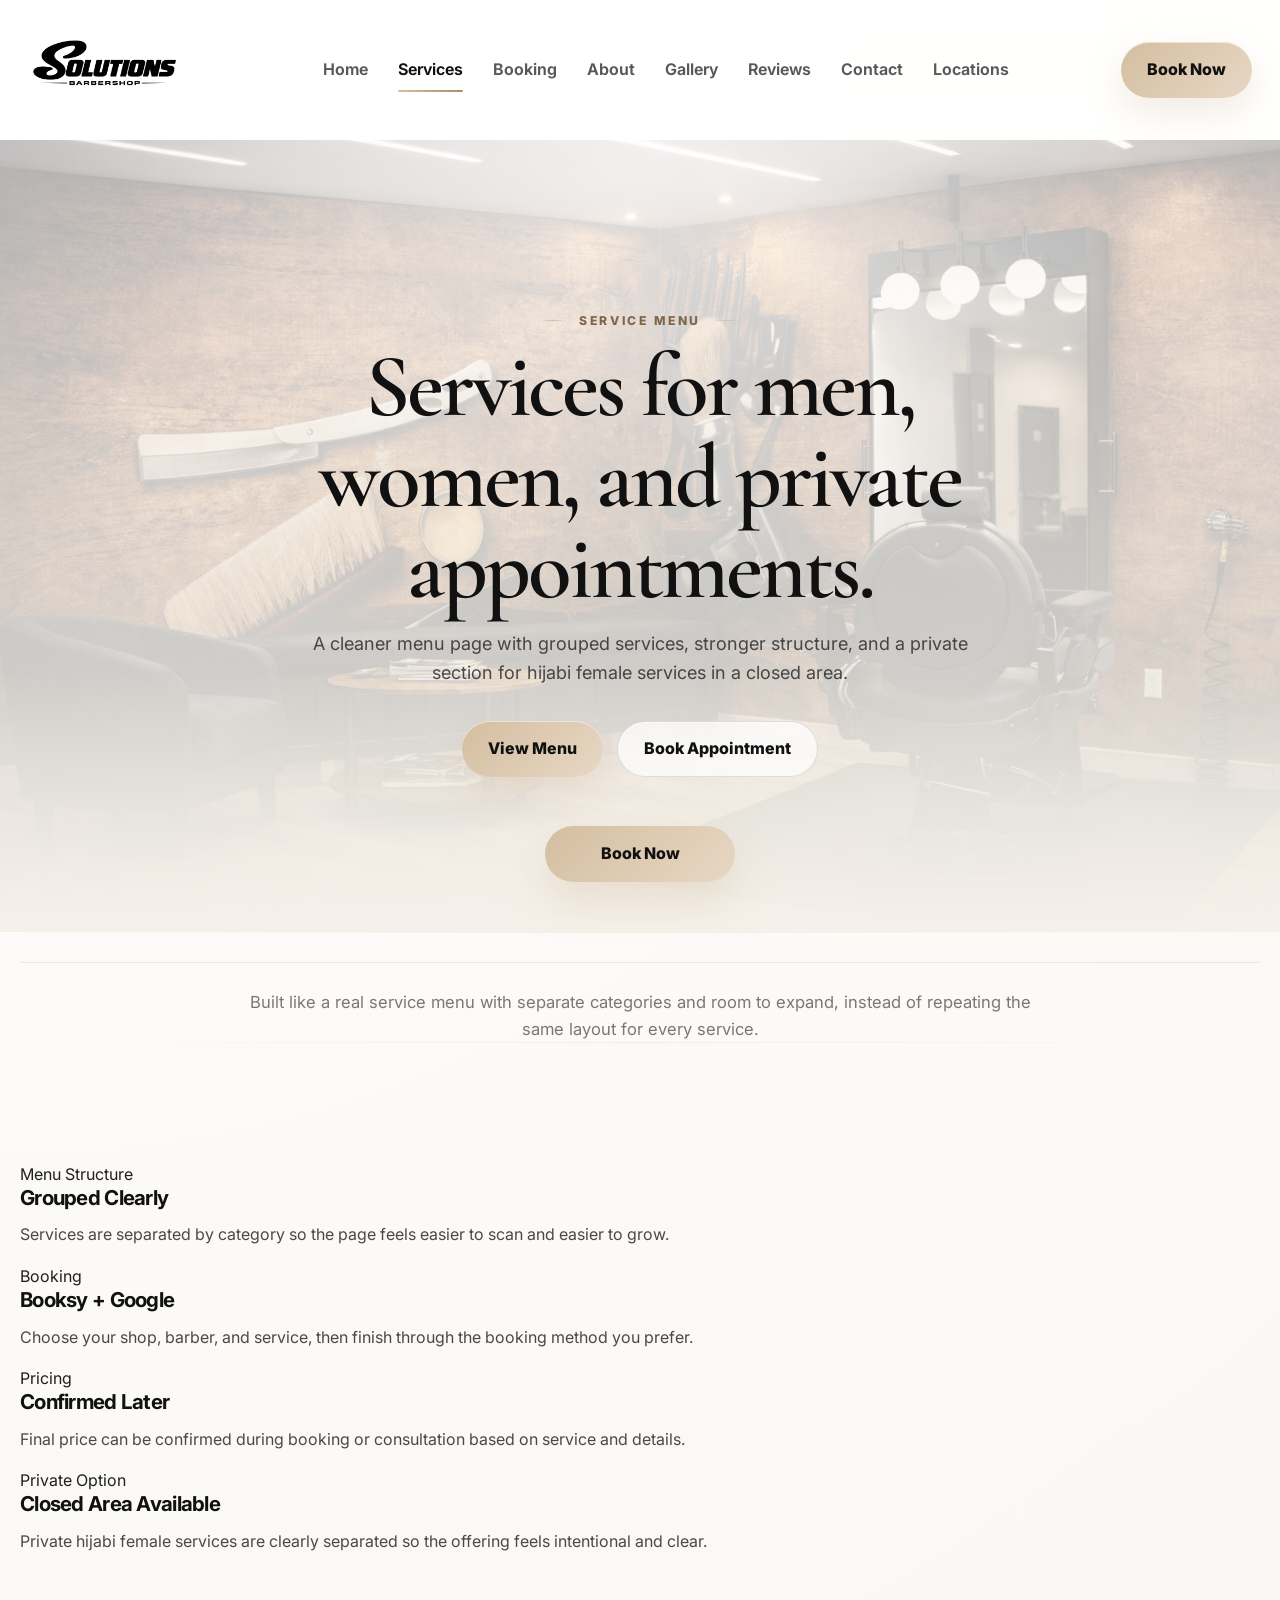
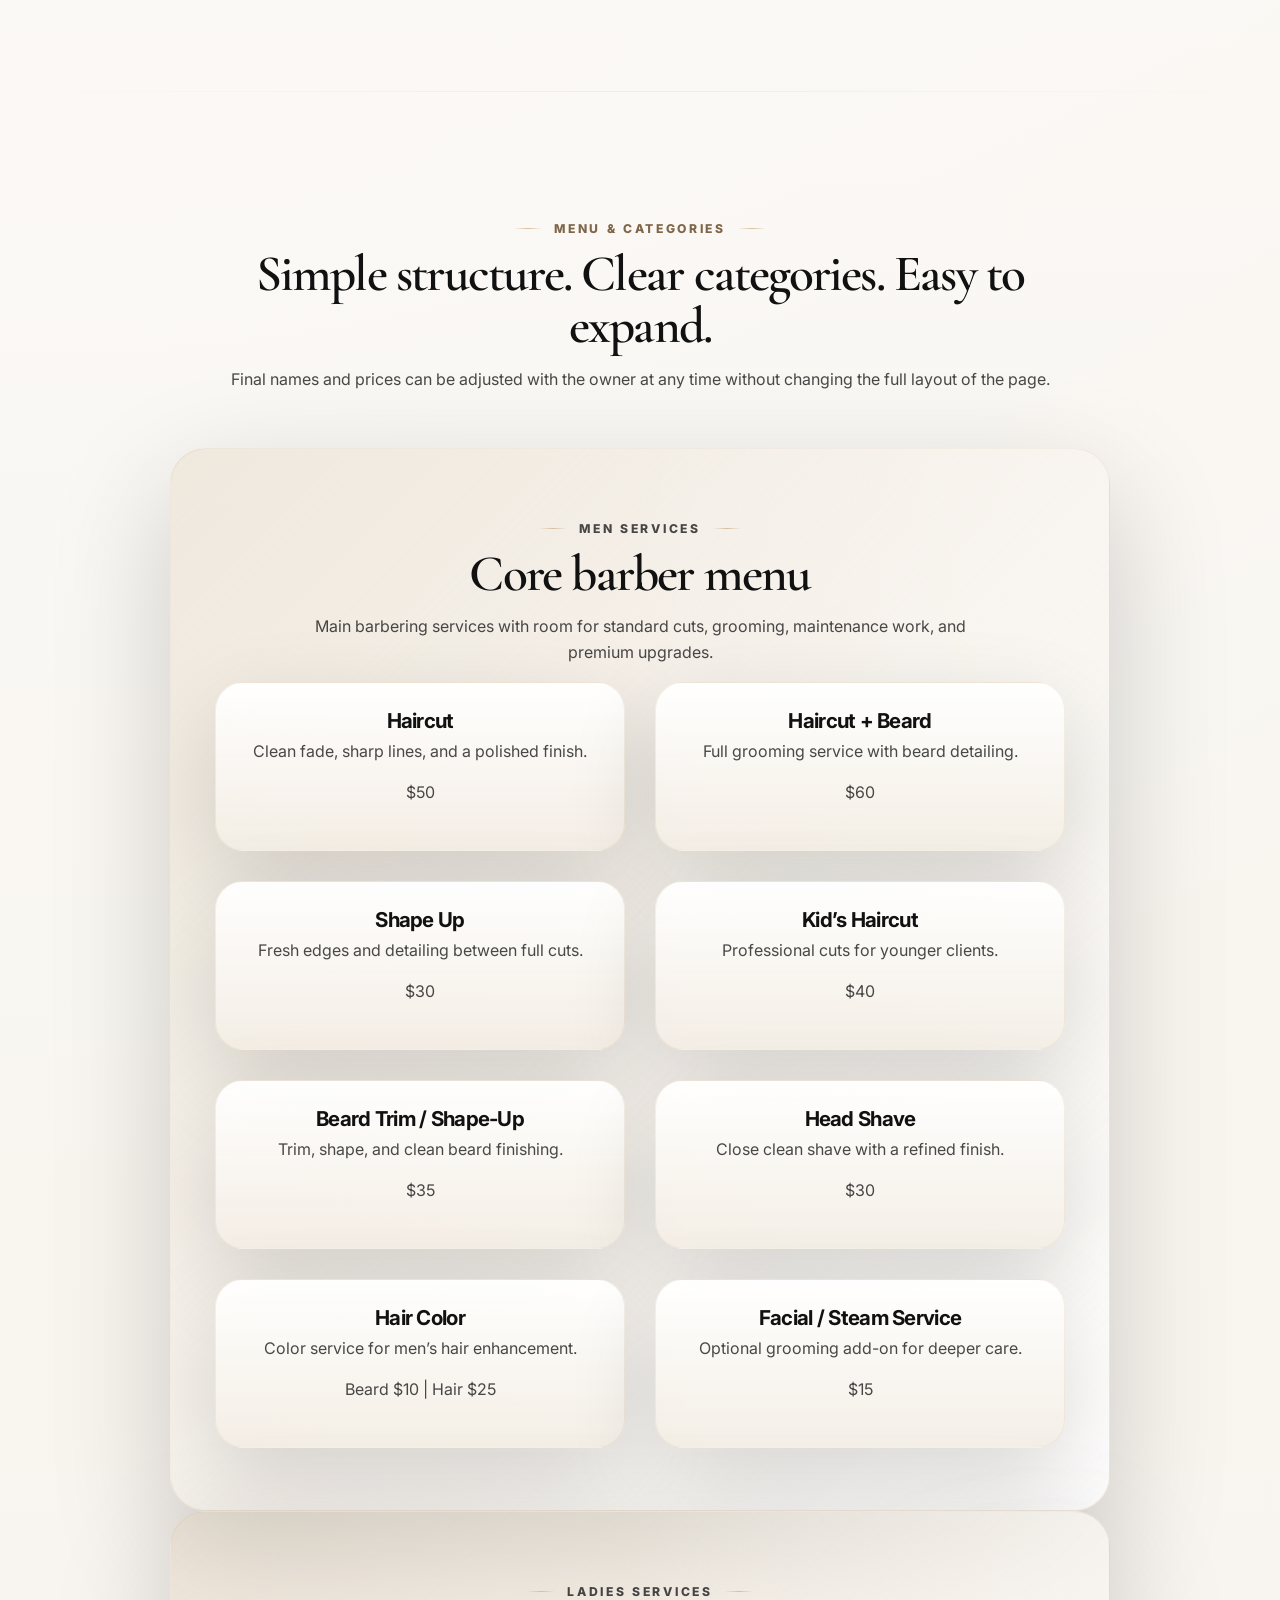
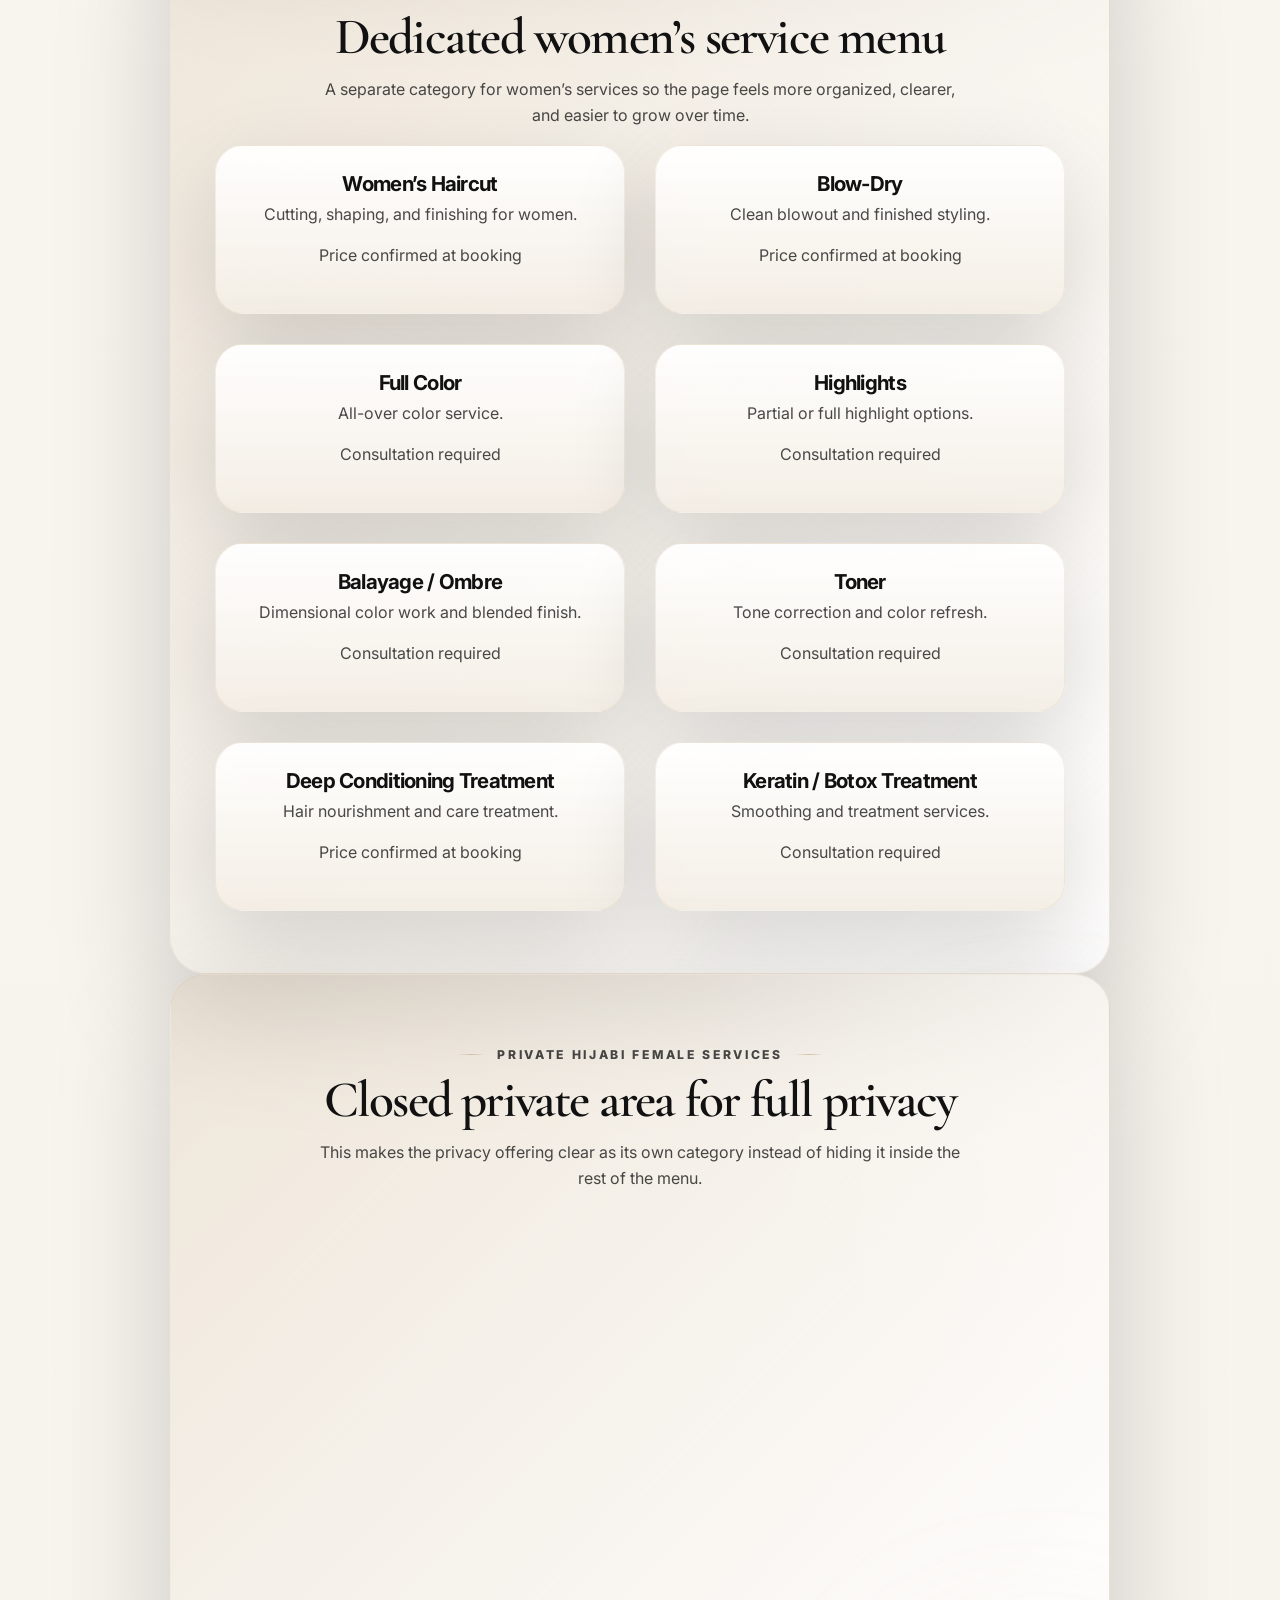
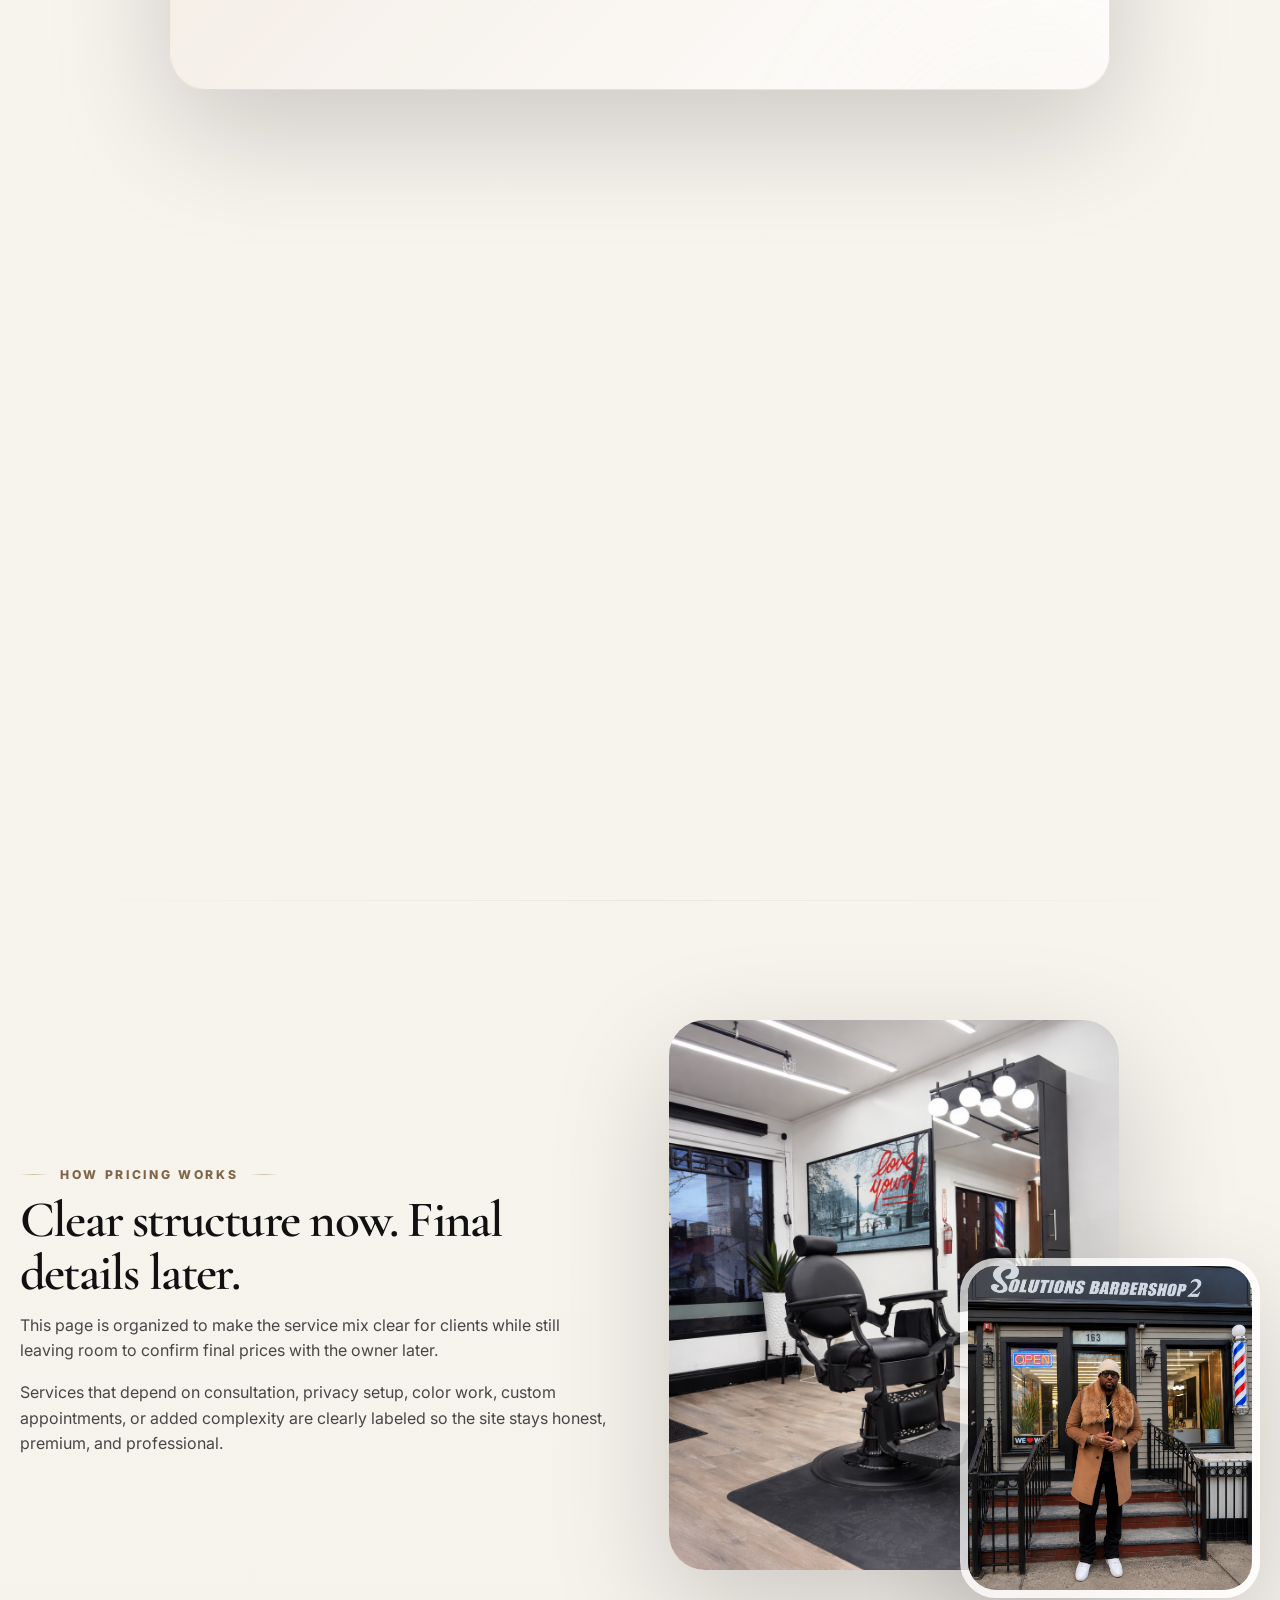
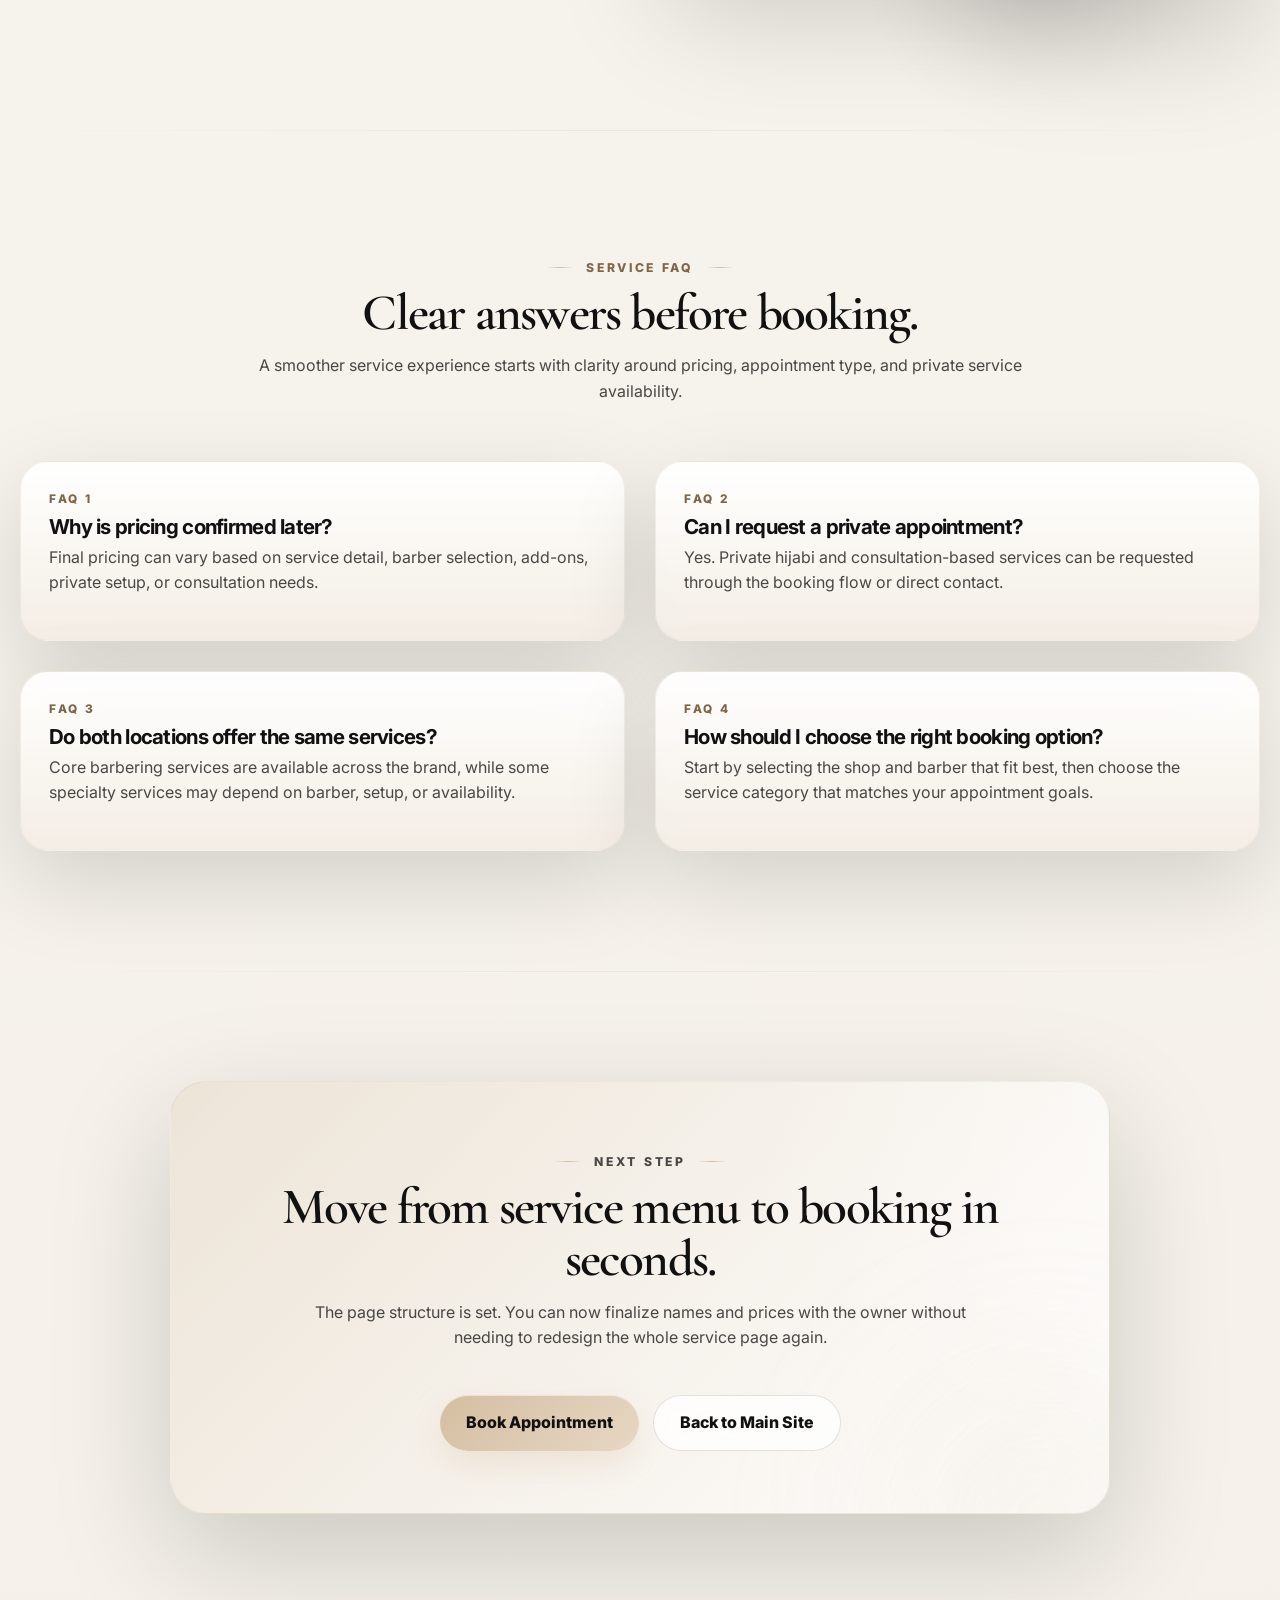
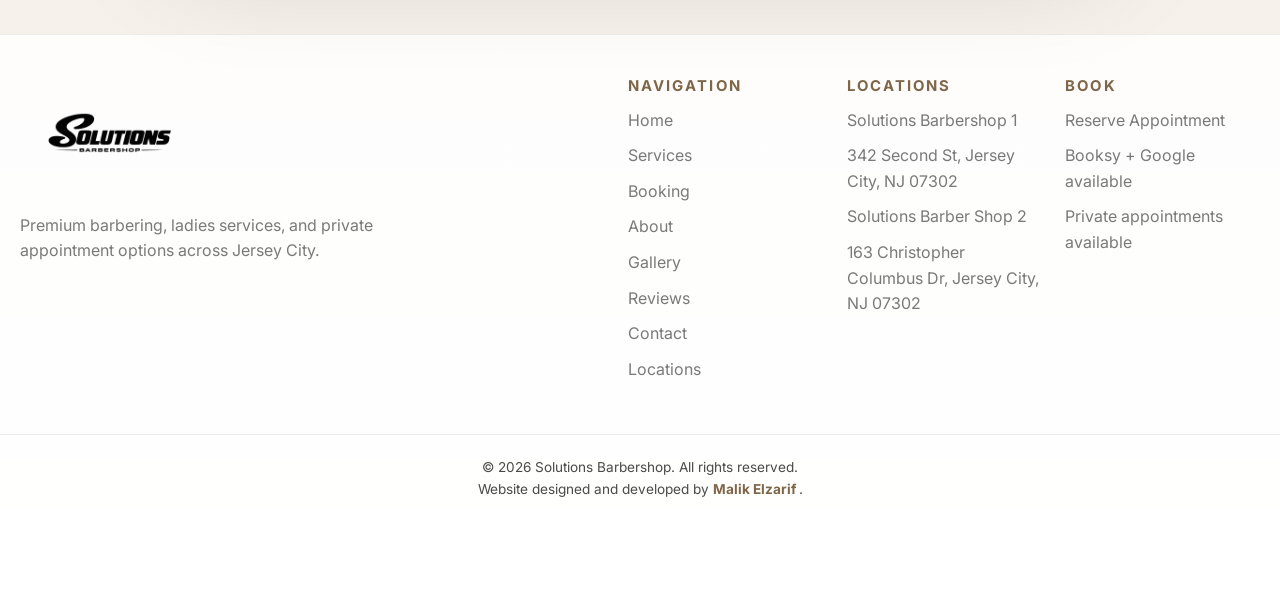
<file: services.html>
<!DOCTYPE html>
<html lang="en">
<head>
  <meta charset="UTF-8" />
  <meta name="viewport" content="width=device-width, initial-scale=1.0" />

  <title>Services | Solutions Barbershop Jersey City</title>
  <meta
    name="description"
    content="View haircut, haircut with beard, shape up, kids cuts, ladies services, private hijabi female services, and add-on grooming services at Solutions Barbershop in Jersey City."
  />
  <link rel="canonical" href="https://solutionsbarbershop.com/services.html" />
  <meta name="robots" content="index, follow" />

  <meta property="og:type" content="website" />
  <meta property="og:title" content="Services | Solutions Barbershop Jersey City" />
  <meta
    property="og:description"
    content="Explore the full Solutions Barbershop service menu, including barber services, ladies services, private appointments, and add-ons."
  />
  <meta property="og:url" content="https://solutionsbarbershop.com/services.html" />
  <meta property="og:site_name" content="Solutions Barbershop" />
  <meta property="og:image" content="https://solutionsbarbershop.com/images/og-services.jpg" />

  <meta name="twitter:card" content="summary_large_image" />
  <meta name="twitter:title" content="Services | Solutions Barbershop Jersey City" />
  <meta
    name="twitter:description"
    content="Explore haircut, beard, ladies services, private hijabi female services, and more at Solutions Barbershop in Jersey City."
  />
  <meta name="twitter:image" content="https://solutionsbarbershop.com/images/og-services.jpg" />

  <link rel="preconnect" href="https://fonts.googleapis.com" />
  <link rel="preconnect" href="https://fonts.gstatic.com" crossorigin />
  <link
    href="https://fonts.googleapis.com/css2?family=Inter:wght@400;500;600;700;800&family=Cormorant+Garamond:wght@500;600;700&display=swap"
    rel="stylesheet"
  />

  <link rel="stylesheet" href="css/style.css" />
</head>
<body>
  <div class="site-shell">
    <header class="header" id="top">
      <div class="container header__inner">
        <a href="index.html#top" class="brand" aria-label="Solutions Barbershop home">
          <img
            src="images/logo.png"
            alt="Solutions Barbershop logo"
            class="brand__logo"
          />
        </a>

        <nav class="nav desktop-nav" aria-label="Primary navigation">
          <a href="index.html#home">Home</a>
          <a href="services.html" class="is-active" aria-current="page">Services</a>
          <a href="booking.html">Booking</a>
          <a href="index.html#about">About</a>
          <a href="index.html#gallery">Gallery</a>
          <a href="index.html#reviews">Reviews</a>
          <a href="index.html#contact">Contact</a>
          <a href="index.html#locations">Locations</a>
        </nav>

        <div class="header__actions">
          <a href="booking.html" class="btn btn--primary desktop-book-btn">
            Book Now
          </a>

          <button
            class="menu-toggle"
            type="button"
            aria-label="Open menu"
            aria-expanded="false"
            aria-controls="mobileMenu"
          >
            <span></span>
            <span></span>
            <span></span>
          </button>
        </div>
      </div>

      <div class="mobile-menu" id="mobileMenu" hidden>
        <nav class="mobile-menu__nav" aria-label="Mobile navigation">
          <a href="index.html#home">Home</a>
          <a href="services.html" class="is-active" aria-current="page">Services</a>
          <a href="booking.html">Booking</a>
          <a href="index.html#about">About</a>
          <a href="index.html#gallery">Gallery</a>
          <a href="index.html#reviews">Reviews</a>
          <a href="index.html#contact">Contact</a>
          <a href="index.html#locations">Locations</a>

          <a href="booking.html" class="btn btn--primary btn--block">
            Book Now
          </a>
        </nav>
      </div>
    </header>

    <main>
      <section class="hero hero--editorial" id="services-top">
        <div class="hero__bg"></div>

        <div class="container hero__content hero__content--center">
          <div class="hero__text hero__text--center">
            <p class="eyebrow">Service Menu</p>
            <h1>
              Services for men,<br />
              women, and private<br />
              appointments.
            </h1>
            <p class="hero__lead">
              A cleaner menu page with grouped services, stronger structure,
              and a private section for hijabi female services in a closed area.
            </p>

            <div class="hero__buttons hero__buttons--center">
              <a href="#service-menu" class="btn btn--primary">View Menu</a>
              <a href="booking.html" class="btn btn--secondary">Book Appointment</a>
            </div>
          </div>
        </div>
      </section>

      <section class="section intro-strip">
        <div class="container intro-strip__inner">
          <p>
            Built like a real service menu with separate categories and room to expand,
            instead of repeating the same layout for every service.
          </p>
        </div>
      </section>

      <section class="section trust-strip trust-strip--compact" aria-label="Service page trust details">
        <div class="container">
          <div class="trust-strip__grid">
            <article class="trust-strip__card">
              <span class="trust-strip__label">Menu Structure</span>
              <h3>Grouped Clearly</h3>
              <p>Services are separated by category so the page feels easier to scan and easier to grow.</p>
            </article>

            <article class="trust-strip__card">
              <span class="trust-strip__label">Booking</span>
              <h3>Booksy + Google</h3>
              <p>Choose your shop, barber, and service, then finish through the booking method you prefer.</p>
            </article>

            <article class="trust-strip__card">
              <span class="trust-strip__label">Pricing</span>
              <h3>Confirmed Later</h3>
              <p>Final price can be confirmed during booking or consultation based on service and details.</p>
            </article>

            <article class="trust-strip__card">
              <span class="trust-strip__label">Private Option</span>
              <h3>Closed Area Available</h3>
              <p>Private hijabi female services are clearly separated so the offering feels intentional and clear.</p>
            </article>
          </div>
        </div>
      </section>

      <section class="section" id="service-menu">
        <div class="container">
          <div class="section-heading section-heading--center">
            <p class="eyebrow">Menu & Categories</p>
            <h2>Simple structure. Clear categories. Easy to expand.</h2>
            <p>
              Final names and prices can be adjusted with the owner at any time
              without changing the full layout of the page.
            </p>
          </div>

          <section class="cta-panel" aria-labelledby="mens-services-heading">
            <p class="eyebrow">Men Services</p>
            <h2 id="mens-services-heading">Core barber menu</h2>
            <p>
              Main barbering services with room for standard cuts, grooming,
              maintenance work, and premium upgrades.
            </p>

            <div class="locations-grid">
              <article class="location-card">
                <div class="location-card__content">
                  <h3>Haircut</h3>
                  <p class="location-card__address">Clean fade, sharp lines, and a polished finish.</p>
                  <p class="location-card__meta">$50</p>
                </div>
              </article>

              <article class="location-card">
                <div class="location-card__content">
                  <h3>Haircut + Beard</h3>
                  <p class="location-card__address">Full grooming service with beard detailing.</p>
                  <p class="location-card__meta">$60</p>
                </div>
              </article>

              <article class="location-card">
                <div class="location-card__content">
                  <h3>Shape Up</h3>
                  <p class="location-card__address">Fresh edges and detailing between full cuts.</p>
                  <p class="location-card__meta">$30</p>
                </div>
              </article>

              <article class="location-card">
                <div class="location-card__content">
                  <h3>Kid’s Haircut</h3>
                  <p class="location-card__address">Professional cuts for younger clients.</p>
                  <p class="location-card__meta">$40</p>
                </div>
              </article>

              <article class="location-card">
                <div class="location-card__content">
                  <h3>Beard Trim / Shape-Up</h3>
                  <p class="location-card__address">Trim, shape, and clean beard finishing.</p>
                  <p class="location-card__meta">$35</p>
                </div>
              </article>

              <article class="location-card">
                <div class="location-card__content">
                  <h3>Head Shave</h3>
                  <p class="location-card__address">Close clean shave with a refined finish.</p>
                  <p class="location-card__meta">$30</p>
                </div>
              </article>

              <article class="location-card">
                <div class="location-card__content">
                  <h3>Hair Color</h3>
                  <p class="location-card__address">Color service for men’s hair enhancement.</p>
                  <p class="location-card__meta">Beard $10 | Hair $25</p>
                </div>
              </article>

              <article class="location-card">
                <div class="location-card__content">
                  <h3>Facial / Steam Service</h3>
                  <p class="location-card__address">Optional grooming add-on for deeper care.</p>
                  <p class="location-card__meta">$15</p>
                </div>
              </article>
            </div>
          </section>

          <section class="cta-panel" aria-labelledby="ladies-services-heading">
            <p class="eyebrow">Ladies Services</p>
            <h2 id="ladies-services-heading">Dedicated women’s service menu</h2>
            <p>
              A separate category for women’s services so the page feels more organized,
              clearer, and easier to grow over time.
            </p>

            <div class="locations-grid">
              <article class="location-card">
                <div class="location-card__content">
                  <h3>Women’s Haircut</h3>
                  <p class="location-card__address">Cutting, shaping, and finishing for women.</p>
                  <p class="location-card__meta">Price confirmed at booking</p>
                </div>
              </article>

              <article class="location-card">
                <div class="location-card__content">
                  <h3>Blow-Dry</h3>
                  <p class="location-card__address">Clean blowout and finished styling.</p>
                  <p class="location-card__meta">Price confirmed at booking</p>
                </div>
              </article>

              <article class="location-card">
                <div class="location-card__content">
                  <h3>Full Color</h3>
                  <p class="location-card__address">All-over color service.</p>
                  <p class="location-card__meta">Consultation required</p>
                </div>
              </article>

              <article class="location-card">
                <div class="location-card__content">
                  <h3>Highlights</h3>
                  <p class="location-card__address">Partial or full highlight options.</p>
                  <p class="location-card__meta">Consultation required</p>
                </div>
              </article>

              <article class="location-card">
                <div class="location-card__content">
                  <h3>Balayage / Ombre</h3>
                  <p class="location-card__address">Dimensional color work and blended finish.</p>
                  <p class="location-card__meta">Consultation required</p>
                </div>
              </article>

              <article class="location-card">
                <div class="location-card__content">
                  <h3>Toner</h3>
                  <p class="location-card__address">Tone correction and color refresh.</p>
                  <p class="location-card__meta">Consultation required</p>
                </div>
              </article>

              <article class="location-card">
                <div class="location-card__content">
                  <h3>Deep Conditioning Treatment</h3>
                  <p class="location-card__address">Hair nourishment and care treatment.</p>
                  <p class="location-card__meta">Price confirmed at booking</p>
                </div>
              </article>

              <article class="location-card">
                <div class="location-card__content">
                  <h3>Keratin / Botox Treatment</h3>
                  <p class="location-card__address">Smoothing and treatment services.</p>
                  <p class="location-card__meta">Consultation required</p>
                </div>
              </article>
            </div>
          </section>

          <section class="cta-panel" aria-labelledby="private-services-heading">
            <p class="eyebrow">Private Hijabi Female Services</p>
            <h2 id="private-services-heading">Closed private area for full privacy</h2>
            <p>
              This makes the privacy offering clear as its own category instead of
              hiding it inside the rest of the menu.
            </p>

            <div class="locations-grid">
              <article class="location-card">
                <div class="location-card__content">
                  <h3>Private Women’s Haircut</h3>
                  <p class="location-card__address">
                    Haircut service in a closed private area for comfort and privacy.
                  </p>
                  <p class="location-card__meta">Consultation required</p>
                </div>
              </article>

              <article class="location-card">
                <div class="location-card__content">
                  <h3>Private Blow-Dry / Styling</h3>
                  <p class="location-card__address">
                    Styling service with full private-area setup.
                  </p>
                  <p class="location-card__meta">Consultation required</p>
                </div>
              </article>

              <article class="location-card">
                <div class="location-card__content">
                  <h3>Private Color Service</h3>
                  <p class="location-card__address">
                    Private coloring service for hijabi female clients.
                  </p>
                  <p class="location-card__meta">Consultation required</p>
                </div>
              </article>

              <article class="location-card">
                <div class="location-card__content">
                  <h3>Private Consultation / Custom Service</h3>
                  <p class="location-card__address">
                    Flexible slot for any service that needs a private booking setup.
                  </p>
                  <p class="location-card__meta">Custom quote provided before service</p>
                </div>
              </article>
            </div>
          </section>

          <section class="cta-panel" aria-labelledby="additional-services-heading">
            <p class="eyebrow">Additional Services</p>
            <h2 id="additional-services-heading">Extra menu space you can finalize later</h2>
            <p>
              Space for more services, add-ons, or future package options after you review
              the final menu with the owner.
            </p>

            <div class="locations-grid">
              <article class="location-card">
                <div class="location-card__content">
                  <h3>Waxing</h3>
                  <p class="location-card__address">Face, brow, lip, or other waxing services.</p>
                  <p class="location-card__meta">Price confirmed at booking</p>
                </div>
              </article>

              <article class="location-card">
                <div class="location-card__content">
                  <h3>Threading</h3>
                  <p class="location-card__address">Eyebrow threading or shaping services.</p>
                  <p class="location-card__meta">Price confirmed at booking</p>
                </div>
              </article>

              <article class="location-card">
                <div class="location-card__content">
                  <h3>Premium Package</h3>
                  <p class="location-card__address">Bundle option combining multiple services.</p>
                  <p class="location-card__meta">Custom quote provided before service</p>
                </div>
              </article>

              <article class="location-card">
                <div class="location-card__content">
                  <h3>Custom Service</h3>
                  <p class="location-card__address">Space for any future service the owner adds later.</p>
                  <p class="location-card__meta">Custom quote provided before service</p>
                </div>
              </article>
            </div>
          </section>
        </div>
      </section>

      <section class="section about-editorial" id="service-notes">
        <div class="container section__grid">
          <div class="section__content">
            <p class="eyebrow">How Pricing Works</p>
            <h2>Clear structure now. Final details later.</h2>
            <p>
              This page is organized to make the service mix clear for clients while
              still leaving room to confirm final prices with the owner later.
            </p>
            <p>
              Services that depend on consultation, privacy setup, color work,
              custom appointments, or added complexity are clearly labeled so the
              site stays honest, premium, and professional.
            </p>
          </div>

          <div class="section__visual">
            <div class="image-stack">
              <img src="images/about-main.jpg" alt="Solutions Barbershop interior and service environment" />
              <img src="images/about-detail.jpg" alt="Detailed grooming finish at Solutions Barbershop" />
            </div>
          </div>
        </div>
      </section>

      <section class="section gallery" id="service-faq">
        <div class="container">
          <div class="section-heading section-heading--center">
            <p class="eyebrow">Service FAQ</p>
            <h2>Clear answers before booking.</h2>
            <p>
              A smoother service experience starts with clarity around pricing,
              appointment type, and private service availability.
            </p>
          </div>

          <div class="locations-grid">
            <article class="location-card">
              <div class="location-card__content">
                <p class="location-card__label">FAQ 1</p>
                <h3>Why is pricing confirmed later?</h3>
                <p class="location-card__meta">
                  Final pricing can vary based on service detail, barber selection, add-ons,
                  private setup, or consultation needs.
                </p>
              </div>
            </article>

            <article class="location-card">
              <div class="location-card__content">
                <p class="location-card__label">FAQ 2</p>
                <h3>Can I request a private appointment?</h3>
                <p class="location-card__meta">
                  Yes. Private hijabi and consultation-based services can be requested
                  through the booking flow or direct contact.
                </p>
              </div>
            </article>

            <article class="location-card">
              <div class="location-card__content">
                <p class="location-card__label">FAQ 3</p>
                <h3>Do both locations offer the same services?</h3>
                <p class="location-card__meta">
                  Core barbering services are available across the brand, while some specialty
                  services may depend on barber, setup, or availability.
                </p>
              </div>
            </article>

            <article class="location-card">
              <div class="location-card__content">
                <p class="location-card__label">FAQ 4</p>
                <h3>How should I choose the right booking option?</h3>
                <p class="location-card__meta">
                  Start by selecting the shop and barber that fit best, then choose the service
                  category that matches your appointment goals.
                </p>
              </div>
            </article>
          </div>
        </div>
      </section>

      <section class="section cta-section">
        <div class="container">
          <div class="cta-panel">
            <p class="eyebrow">Next Step</p>
            <h2>Move from service menu to booking in seconds.</h2>
            <p>
              The page structure is set. You can now finalize names and prices with the owner
              without needing to redesign the whole service page again.
            </p>

            <div class="hero__buttons hero__buttons--center">
              <a href="booking.html" class="btn btn--primary">
                Book Appointment
              </a>
              <a href="index.html#contact" class="btn btn--secondary">
                Back to Main Site
              </a>
            </div>
          </div>
        </div>
      </section>
    </main>

    <footer class="footer">
      <div class="container footer__inner">
        <div class="footer__brand">
          <img
            src="images/logo.png"
            alt="Solutions Barbershop logo"
            class="footer__logo"
          />
          <p>
            Premium barbering, ladies services, and private appointment options across Jersey City.
          </p>
        </div>

        <div class="footer__links">
          <div>
            <h3>Navigation</h3>
            <a href="index.html#home">Home</a>
            <a href="services.html">Services</a>
            <a href="booking.html">Booking</a>
            <a href="index.html#about">About</a>
            <a href="index.html#gallery">Gallery</a>
            <a href="index.html#reviews">Reviews</a>
            <a href="index.html#contact">Contact</a>
            <a href="index.html#locations">Locations</a>
          </div>

          <div>
            <h3>Locations</h3>
            <span>Solutions Barbershop 1</span>
            <span>342 Second St, Jersey City, NJ 07302</span>
            <span>Solutions Barber Shop 2</span>
            <span>163 Christopher Columbus Dr, Jersey City, NJ 07302</span>
          </div>

          <div>
            <h3>Book</h3>
            <a href="booking.html">Reserve Appointment</a>
            <span>Booksy + Google available</span>
            <span>Private appointments available</span>
          </div>
        </div>
      </div>

      <div class="site-credit">
        <p>
          © <span id="year"></span> Solutions Barbershop. All rights reserved.<br />
          Website designed and developed by
          <a href="https://malikelzarif.com" target="_blank" rel="noopener noreferrer">
            Malik Elzarif
          </a>.
        </p>
      </div>
    </footer>

    <a
      href="booking.html"
      class="sticky-book"
      aria-label="Book an appointment"
    >
      Book Now
    </a>
  </div>

  <script src="js/main.js"></script>
  <script>
    document.getElementById("year").textContent = new Date().getFullYear();
  </script>

  <script type="application/ld+json">
  {
    "@context": "https://schema.org",
    "@type": "Service",
    "serviceType": "Barber and salon services",
    "provider": {
      "@type": "Barbershop",
      "name": "Solutions Barbershop",
      "url": "https://solutionsbarbershop.com/"
    },
    "areaServed": {
      "@type": "City",
      "name": "Jersey City"
    },
    "hasOfferCatalog": {
      "@type": "OfferCatalog",
      "name": "Solutions Barbershop Services",
      "itemListElement": [
        {
          "@type": "OfferCatalog",
          "name": "Men Services",
          "itemListElement": [
            {
              "@type": "Offer",
              "itemOffered": {
                "@type": "Service",
                "name": "Haircut"
              }
            },
            {
              "@type": "Offer",
              "itemOffered": {
                "@type": "Service",
                "name": "Haircut + Beard"
              }
            },
            {
              "@type": "Offer",
              "itemOffered": {
                "@type": "Service",
                "name": "Shape Up"
              }
            },
            {
              "@type": "Offer",
              "itemOffered": {
                "@type": "Service",
                "name": "Kid’s Haircut"
              }
            }
          ]
        },
        {
          "@type": "OfferCatalog",
          "name": "Ladies Services",
          "itemListElement": [
            {
              "@type": "Offer",
              "itemOffered": {
                "@type": "Service",
                "name": "Women’s Haircut"
              }
            },
            {
              "@type": "Offer",
              "itemOffered": {
                "@type": "Service",
                "name": "Blow-Dry"
              }
            },
            {
              "@type": "Offer",
              "itemOffered": {
                "@type": "Service",
                "name": "Full Color"
              }
            }
          ]
        },
        {
          "@type": "OfferCatalog",
          "name": "Private Hijabi Female Services",
          "itemListElement": [
            {
              "@type": "Offer",
              "itemOffered": {
                "@type": "Service",
                "name": "Private Women’s Haircut"
              }
            },
            {
              "@type": "Offer",
              "itemOffered": {
                "@type": "Service",
                "name": "Private Blow-Dry / Styling"
              }
            }
          ]
        }
      ]
    }
  }
  </script>
</body>
</html>
</file>
<file: css/style.css>
/* =========================================================
   Solutions Barbershop — ELITE VERSION FIXED
   Mobile-refined / white-black-beige premium system
   Upgraded for live reviews section + see more / less
   ========================================================= */

:root {
  --bg: #f5f1ea;
  --bg-soft: #fcfaf7;
  --bg-card: rgba(255, 255, 255, 0.88);
  --bg-elevated: #ede4d7;

  --white: #ffffff;
  --black: #111111;
  --text: rgba(17, 17, 17, 0.94);
  --text-soft: rgba(17, 17, 17, 0.76);
  --muted: rgba(17, 17, 17, 0.56);

  --primary: #d4bea0;
  --primary-strong: #e7d7c4;
  --primary-deep: #aa8d66;
  --primary-ink: #7f6648;
  --primary-soft: rgba(212, 190, 160, 0.2);

  --line: rgba(17, 17, 17, 0.08);
  --line-strong: rgba(17, 17, 17, 0.14);

  --shadow-xs: 0 6px 16px rgba(0, 0, 0, 0.04);
  --shadow-sm: 0 10px 24px rgba(0, 0, 0, 0.06);
  --shadow-md: 0 18px 42px rgba(0, 0, 0, 0.1);
  --shadow-lg: 0 32px 90px rgba(0, 0, 0, 0.14);
  --shadow-xl: 0 40px 120px rgba(0, 0, 0, 0.18);

  --radius-2xl: 36px;
  --radius-xl: 28px;
  --radius-lg: 22px;
  --radius-md: 16px;
  --radius-sm: 12px;
  --pill: 999px;

  --container: 1240px;
  --header-h: 108px;

  --dur-fast: 180ms;
  --dur: 320ms;
  --dur-slow: 700ms;
  --ease: cubic-bezier(0.22, 1, 0.36, 1);
}

/* -----------------------------
   Reset
------------------------------ */
*,
*::before,
*::after {
  box-sizing: border-box;
}

html {
  scroll-behavior: smooth;
}

html,
body {
  margin: 0;
  padding: 0;
}

body {
  font-family: "Inter", system-ui, -apple-system, BlinkMacSystemFont, "Segoe UI", sans-serif;
  background:
    radial-gradient(circle at top left, rgba(255,255,255,0.82), transparent 34%),
    linear-gradient(180deg, #faf7f2 0%, #f5f1ea 100%);
  color: var(--text);
  line-height: 1.6;
  overflow-x: hidden;
  text-rendering: optimizeLegibility;
  -webkit-font-smoothing: antialiased;
}

body.menu-open {
  overflow: hidden;
}

img {
  display: block;
  max-width: 100%;
}

a {
  color: inherit;
  text-decoration: none;
}

button,
input,
textarea,
select {
  font: inherit;
}

button {
  border: 0;
  background: none;
  cursor: pointer;
}

ul,
ol {
  list-style: none;
  margin: 0;
  padding: 0;
}

/* -----------------------------
   Utilities
------------------------------ */
.site-shell {
  min-height: 100vh;
  position: relative;
}

.container {
  width: min(calc(100% - 40px), var(--container));
  margin-inline: auto;
}

.section {
  position: relative;
  padding: 120px 0;
}

.section::before {
  content: "";
  position: absolute;
  inset: 0 auto auto 0;
  width: 100%;
  height: 1px;
  background: linear-gradient(90deg, transparent, rgba(17,17,17,0.05), transparent);
  pointer-events: none;
}

.section-heading {
  max-width: 820px;
  margin-bottom: 56px;
}

.section-heading--center {
  margin-inline: auto;
  text-align: center;
}

.eyebrow {
  display: inline-flex;
  align-items: center;
  gap: 12px;
  color: var(--primary-ink);
  font-size: 0.76rem;
  font-weight: 800;
  letter-spacing: 0.22em;
  text-transform: uppercase;
  margin-bottom: 10px;
}

.eyebrow::before,
.eyebrow::after {
  content: "";
  width: 28px;
  height: 1px;
  background: linear-gradient(90deg, transparent, var(--primary), transparent);
}

h1,
h2,
h3,
h4 {
  margin: 0 0 14px;
  color: var(--black);
  line-height: 1.02;
  letter-spacing: -0.035em;
}

h1,
h2,
.service-feature__content h3 {
  font-family: "Cormorant Garamond", Georgia, serif;
}

h1 {
  font-size: clamp(3.6rem, 7vw, 7rem);
  font-weight: 600;
}

h2 {
  font-size: clamp(2.5rem, 4vw, 4.4rem);
  font-weight: 600;
}

h3 {
  font-size: 1.28rem;
  font-weight: 700;
}

h4 {
  font-size: 1rem;
  font-weight: 700;
}

p {
  margin: 0 0 16px;
  color: var(--text-soft);
}

.text-link {
  display: inline-flex;
  align-items: center;
  gap: 10px;
  font-weight: 700;
  color: var(--primary-ink);
  transition:
    color var(--dur-fast) var(--ease),
    transform var(--dur-fast) var(--ease),
    gap var(--dur-fast) var(--ease);
}

.text-link::after {
  content: "→";
  transition: transform var(--dur-fast) var(--ease);
}

.text-link:hover {
  color: var(--black);
  gap: 13px;
}

.text-link:hover::after {
  transform: translateX(2px);
}

/* -----------------------------
   Buttons
------------------------------ */
.btn {
  min-height: 56px;
  padding: 0 26px;
  border-radius: var(--pill);
  display: inline-flex;
  align-items: center;
  justify-content: center;
  gap: 10px;
  font-weight: 800;
  position: relative;
  overflow: hidden;
  transition:
    transform var(--dur-fast) var(--ease),
    box-shadow var(--dur-fast) var(--ease),
    background var(--dur-fast) var(--ease),
    border-color var(--dur-fast) var(--ease),
    color var(--dur-fast) var(--ease);
  will-change: transform;
  text-align: center;
}

.btn:hover {
  transform: translateY(-2px);
}

.btn--primary {
  background: linear-gradient(135deg, var(--primary), var(--primary-strong));
  color: var(--black);
  box-shadow:
    inset 0 1px 0 rgba(255,255,255,0.52),
    0 14px 34px rgba(212, 190, 160, 0.3);
}

.btn--primary::before {
  content: "";
  position: absolute;
  inset: 0;
  background: linear-gradient(120deg, transparent 20%, rgba(255,255,255,0.36) 50%, transparent 80%);
  transform: translateX(-120%);
  transition: transform 700ms var(--ease);
}

.btn--primary:hover {
  box-shadow:
    inset 0 1px 0 rgba(255,255,255,0.62),
    0 22px 44px rgba(212, 190, 160, 0.38);
  transform: translateY(-2px) scale(1.02);
}

.btn--primary:hover::before {
  transform: translateX(120%);
}

.btn--secondary {
  color: var(--black);
  border: 1px solid rgba(17, 17, 17, 0.12);
  background: rgba(255, 255, 255, 0.72);
  backdrop-filter: blur(8px);
  box-shadow: inset 0 1px 0 rgba(255,255,255,0.5);
}

.btn--secondary:hover {
  border-color: rgba(17, 17, 17, 0.22);
  background: rgba(255, 255, 255, 0.96);
}

.btn--block {
  width: 100%;
}

/* -----------------------------
   Header
------------------------------ */
.header {
  position: sticky;
  top: 0;
  z-index: 90;
  backdrop-filter: blur(20px);
  background: rgba(255, 255, 255, 0.86);
  border-bottom: none;
  transition:
    background var(--dur) var(--ease),
    box-shadow var(--dur) var(--ease);
}

.header.is-scrolled {
  background: rgba(255, 255, 255, 0.94);
  box-shadow: 0 10px 30px rgba(0, 0, 0, 0.06);
}

.header .container {
  width: 100%;
  max-width: none;
  margin: 0;
  padding-left: 0;
  padding-right: 28px;
}

.header__inner {
  min-height: var(--header-h);
  display: flex;
  align-items: center;
  justify-content: space-between;
  gap: 20px;
}

.brand {
  display: flex;
  align-items: center;
  justify-content: flex-start;
  flex-shrink: 0;
  margin: 0;
  padding: 0;
  line-height: 0;
}

.brand__logo {
  display: block;
  height: 140px;
  width: auto;
  object-fit: contain;
  margin: 0;
  padding: 0;
  filter: saturate(0.98) contrast(1.02);
}

.nav {
  display: flex;
  align-items: center;
  gap: 30px;
}

.nav a {
  position: relative;
  color: rgba(17, 17, 17, 0.7);
  font-weight: 650;
  transition: color var(--dur-fast) var(--ease);
}

.nav a::after {
  content: "";
  position: absolute;
  left: 0;
  bottom: -9px;
  width: 0;
  height: 2px;
  border-radius: 999px;
  background: linear-gradient(90deg, var(--primary), var(--primary-deep));
  transition: width var(--dur-fast) var(--ease);
}

.nav a:hover,
.nav a.is-active,
.mobile-menu__nav a.is-active {
  color: var(--black);
}

.nav a:hover::after,
.nav a.is-active::after {
  width: 100%;
}

.header__actions {
  display: flex;
  align-items: center;
  gap: 14px;
}

.menu-toggle {
  width: 48px;
  height: 48px;
  border-radius: 16px;
  display: none;
  align-items: center;
  justify-content: center;
  flex-direction: column;
  gap: 5px;
  background: rgba(17, 17, 17, 0.04);
  border: 1px solid var(--line);
  transition:
    background var(--dur-fast) var(--ease),
    border-color var(--dur-fast) var(--ease);
}

.menu-toggle:hover {
  background: rgba(17, 17, 17, 0.06);
  border-color: rgba(17, 17, 17, 0.14);
}

.menu-toggle span {
  width: 20px;
  height: 2px;
  background: var(--black);
  border-radius: 10px;
  transition:
    transform var(--dur-fast) var(--ease),
    opacity var(--dur-fast) var(--ease);
}

.menu-toggle.is-active span:nth-child(1) {
  transform: translateY(7px) rotate(45deg);
}

.menu-toggle.is-active span:nth-child(2) {
  opacity: 0;
}

.menu-toggle.is-active span:nth-child(3) {
  transform: translateY(-7px) rotate(-45deg);
}

/* -----------------------------
   Mobile Menu
------------------------------ */
.mobile-menu {
  border-top: 1px solid var(--line);
  background: rgba(255, 255, 255, 0.98);
  backdrop-filter: blur(20px);
  position: relative;
  z-index: 89;
}

.mobile-menu__nav {
  width: min(calc(100% - 40px), var(--container));
  margin: 0 auto;
  padding: 16px 0 26px;
  display: grid;
  gap: 10px;
}

.mobile-menu__nav a:not(.btn) {
  color: var(--black);
  padding: 14px 6px;
  border-bottom: 1px solid rgba(17, 17, 17, 0.06);
  font-weight: 600;
}

/* -----------------------------
   Hero
------------------------------ */
.hero {
  position: relative;
  min-height: calc(100vh - var(--header-h));
  display: flex;
  align-items: center;
  overflow: hidden;
}

.hero__bg {
  position: absolute;
  inset: 0;
  background:
    linear-gradient(180deg, rgba(255,255,255,0.68), rgba(245,241,234,0.9)),
    radial-gradient(circle at top, rgba(255,255,255,0.6), transparent 48%),
    url("../images/hero-bg.jpg") center/cover no-repeat;
  transform: scale(1.04);
}

.hero::before {
  content: "";
  position: absolute;
  inset: 0;
  background:
    linear-gradient(90deg, rgba(255,255,255,0.18), transparent 30%, transparent 70%, rgba(255,255,255,0.16));
  pointer-events: none;
}

.hero::after {
  content: "";
  position: absolute;
  inset: auto 0 0 0;
  height: 260px;
  background: linear-gradient(to bottom, transparent, rgba(245,241,234,1));
}

.hero__content {
  position: relative;
  z-index: 2;
  width: 100%;
  padding: 100px 0 92px;
}

.hero__content--center {
  display: flex;
  justify-content: center;
  text-align: center;
}

.hero__text {
  max-width: 880px;
}

.hero__text--center {
  margin-inline: auto;
}

.hero__lead {
  max-width: 680px;
  font-size: 1.13rem;
  color: rgba(17, 17, 17, 0.72);
  margin-inline: auto;
}

.hero__buttons {
  display: flex;
  flex-wrap: wrap;
  gap: 14px;
  margin: 34px 0 0;
}

.hero__buttons--center {
  justify-content: center;
}

/* -----------------------------
   Intro Strip
------------------------------ */
.intro-strip {
  padding: 30px 0 0;
}

.intro-strip__inner {
  padding: 26px 0 0;
  border-top: 1px solid rgba(17,17,17,0.08);
  text-align: center;
}

.intro-strip__inner p {
  max-width: 800px;
  margin: 0 auto;
  color: var(--muted);
  font-size: 1.04rem;
}

/* -----------------------------
   Editorial Services
------------------------------ */
.services-editorial {
  padding-top: 100px;
}

.service-feature {
  display: grid;
  grid-template-columns: 1.05fr 0.95fr;
  gap: 68px;
  align-items: center;
  margin-bottom: 96px;
}

.service-feature:last-child {
  margin-bottom: 0;
}

.service-feature--reverse {
  grid-template-columns: 0.95fr 1.05fr;
}

.service-feature--reverse .service-feature__image {
  order: 2;
}

.service-feature--reverse .service-feature__content {
  order: 1;
}

.service-feature__image {
  position: relative;
}

.service-feature__image::after {
  content: "";
  position: absolute;
  inset: auto 22px -18px 22px;
  height: 38px;
  background: rgba(212,190,160,0.18);
  filter: blur(22px);
  border-radius: 999px;
  z-index: 0;
}

.service-feature__image img {
  position: relative;
  z-index: 1;
  width: 100%;
  height: 640px;
  object-fit: cover;
  border-radius: var(--radius-2xl);
  box-shadow: var(--shadow-xl);
  transition: transform var(--dur) var(--ease), box-shadow var(--dur) var(--ease);
}

.service-feature__image:hover img {
  transform: translateY(-4px);
  box-shadow: 0 40px 110px rgba(0, 0, 0, 0.16);
}

.service-feature__content {
  max-width: 500px;
}

.service-feature__content h3 {
  font-size: clamp(2.1rem, 3vw, 3.15rem);
  font-weight: 600;
  margin-bottom: 12px;
}

.service-feature__content p {
  color: var(--text-soft);
  font-size: 1.04rem;
  margin-bottom: 22px;
}

/* -----------------------------
   About
------------------------------ */
.section__grid {
  display: grid;
  grid-template-columns: 1fr 1fr;
  gap: 58px;
  align-items: center;
}

.section__content p + p {
  margin-top: 2px;
}

.image-stack {
  position: relative;
  min-height: 590px;
}

.image-stack img {
  position: absolute;
  object-fit: cover;
  border-radius: var(--radius-2xl);
  box-shadow: var(--shadow-xl);
}

.image-stack img:first-child {
  width: min(100%, 450px);
  height: 550px;
  top: 0;
  left: 0;
}

.image-stack img:last-child {
  width: min(100%, 300px);
  height: 340px;
  right: 0;
  bottom: 12px;
  border: 8px solid rgba(255,255,255,0.72);
}

/* -----------------------------
   Gallery
------------------------------ */
.gallery-grid {
  display: grid;
  grid-template-columns: repeat(12, 1fr);
  gap: 18px;
}

.gallery-grid img {
  width: 100%;
  height: 100%;
  min-height: 250px;
  object-fit: cover;
  border-radius: 26px;
  box-shadow: var(--shadow-sm);
  transition:
    transform var(--dur) var(--ease),
    box-shadow var(--dur) var(--ease),
    filter var(--dur) var(--ease);
}

.gallery-grid img:hover {
  transform: translateY(-6px) scale(1.012);
  box-shadow: var(--shadow-lg);
  filter: saturate(1.04) contrast(1.02);
}

.gallery-grid img:nth-child(1) { grid-column: span 4; }
.gallery-grid img:nth-child(2) { grid-column: span 4; }
.gallery-grid img:nth-child(3) { grid-column: span 4; }
.gallery-grid img:nth-child(4) { grid-column: span 5; }
.gallery-grid img:nth-child(5) { grid-column: span 3; }
.gallery-grid img:nth-child(6) { grid-column: span 4; }

/* -----------------------------
   Reviews
------------------------------ */
.reviews {
  padding-top: 110px;
}

.reviews-slider {
  position: relative;
  min-height: 270px;
  max-width: 900px;
  margin: 0 auto;
}

.review-card {
  display: none;
  padding: 48px 44px;
  border-radius: var(--radius-2xl);
  background: rgba(255, 255, 255, 0.78);
  backdrop-filter: blur(10px);
  border: 1px solid rgba(17, 17, 17, 0.06);
  box-shadow: var(--shadow-lg);
  text-align: center;
}

.review-card.active {
  display: block;
  animation: fadeInUp 500ms var(--ease);
}

.stars {
  color: var(--primary-deep);
  font-size: 1rem;
  letter-spacing: 0.14em;
  margin-bottom: 18px;
}

.review-card p {
  font-size: 1.18rem;
  line-height: 1.72;
  color: var(--black);
  margin-bottom: 18px;
}

.review-card h3 {
  margin-bottom: 0;
  color: var(--muted);
  font-size: 1rem;
  font-weight: 600;
  font-family: "Inter", sans-serif;
}

.reviews-controls {
  display: flex;
  justify-content: center;
  gap: 12px;
  margin-top: 24px;
}

.review-btn {
  min-width: 102px;
  min-height: 50px;
  padding: 0 18px;
  border-radius: var(--pill);
  border: 1px solid var(--line);
  background: rgba(255,255,255,0.86);
  color: var(--black);
  font-weight: 700;
  transition:
    transform var(--dur-fast) var(--ease),
    background var(--dur-fast) var(--ease),
    border-color var(--dur-fast) var(--ease),
    box-shadow var(--dur-fast) var(--ease);
}

.review-btn:hover {
  transform: translateY(-2px);
  border-color: rgba(212, 190, 160, 0.55);
  background: var(--bg-elevated);
  box-shadow: var(--shadow-xs);
}

/* -----------------------------
   Live Reviews Upgrade
------------------------------ */
.reviews-summary {
  text-align: center;
  margin: 0 auto 30px;
}

#avgRating {
  display: flex;
  align-items: center;
  justify-content: center;
  gap: 14px;
  margin: 0 0 8px;
  font-size: clamp(2.2rem, 4vw, 3.4rem);
  line-height: 1;
}

#totalReviews {
  margin: 0;
  color: var(--muted);
}

#reviewsContainer {
  display: grid !important;
  grid-template-columns: repeat(3, minmax(0, 1fr)) !important;
  gap: 24px !important;
  margin-top: 34px !important;
  align-items: stretch !important;
  justify-content: center !important;
}

#reviewsContainer.gallery-grid {
  display: grid !important;
  grid-template-columns: repeat(3, minmax(0, 1fr)) !important;
  gap: 24px !important;
}

#reviewsContainer .review-card {
  display: flex !important;
  flex-direction: column !important;
  justify-content: center !important;
  width: 100% !important;
  max-width: none !important;
  min-height: 260px !important;
  height: 100% !important;
  margin: 0 !important;
  padding: 30px 24px !important;
  border-radius: var(--radius-xl) !important;
  text-align: center !important;
  animation: none !important;
  box-shadow: var(--shadow-sm);
  transition:
    transform var(--dur-fast) var(--ease),
    box-shadow var(--dur-fast) var(--ease),
    border-color var(--dur-fast) var(--ease);
}

#reviewsContainer .review-card:hover {
  transform: translateY(-6px);
  box-shadow: var(--shadow-lg);
  border-color: rgba(212, 190, 160, 0.34);
}

#reviewsContainer .review-card .stars {
  margin-bottom: 14px;
}

#reviewsContainer .review-card p {
  font-size: 1rem !important;
  line-height: 1.7 !important;
  margin: 0 0 14px !important;
}

#reviewsContainer .review-card h3 {
  margin: 0 !important;
  color: var(--black) !important;
}

#toggleReviewsBtn[hidden] {
  display: none !important;
}

.reviews-toggle {
  text-align: center;
  margin-top: 28px;
}

.review-cta {
  text-align: center;
  margin-top: 18px;
}

#toggleReviewsBtn,
.reviews-toggle .btn,
.review-cta .btn {
  min-width: 220px;
}

#reviewsContainer:has(.review-card:only-child) {
  grid-template-columns: minmax(320px, 640px) !important;
  justify-content: center !important;
}

#reviewsContainer:has(.review-card:only-child) .review-card {
  max-width: 640px !important;
  margin-inline: auto !important;
}

/* -----------------------------
   Locations
------------------------------ */
.locations-grid {
  display: grid;
  grid-template-columns: repeat(2, 1fr);
  gap: 30px;
}

.location-card {
  border-radius: 28px;
  overflow: hidden;
  background: linear-gradient(180deg, rgba(255,255,255,0.96), rgba(243,237,228,0.92));
  border: 1px solid rgba(212, 190, 160, 0.24);
  box-shadow: var(--shadow-lg);
  transition:
    transform var(--dur) var(--ease),
    box-shadow var(--dur) var(--ease),
    border-color var(--dur) var(--ease);
}

.location-card:hover {
  transform: translateY(-8px);
  box-shadow: var(--shadow-xl);
  border-color: rgba(212, 190, 160, 0.44);
}

.location-card__map {
  width: 100%;
  height: 280px;
  filter: saturate(0.94) contrast(1.02);
  transition: filter var(--dur) var(--ease);
}

.location-card:hover .location-card__map {
  filter: saturate(1) contrast(1.03);
}

.location-card__map iframe {
  width: 100%;
  height: 100%;
  border: 0;
}

.location-card__content {
  padding: 28px;
}

.location-card__label {
  color: var(--primary-ink);
  font-size: 0.74rem;
  font-weight: 800;
  letter-spacing: 0.22em;
  text-transform: uppercase;
  margin-bottom: 8px;
}

.location-card__content h3 {
  margin-bottom: 7px;
}

.location-card__address,
.location-card__meta {
  color: var(--text-soft);
}

.location-card__actions {
  display: flex;
  flex-wrap: wrap;
  gap: 10px;
  margin-top: 4px;
}

/* -----------------------------
   CTA Section
------------------------------ */
.cta-section {
  padding-top: 110px;
}

.cta-panel {
  max-width: 940px;
  margin: 0 auto;
  padding: 62px 44px;
  border-radius: var(--radius-2xl);
  background:
    linear-gradient(135deg, rgba(212,190,160,0.26), rgba(255,255,255,0.92)),
    radial-gradient(circle at top right, rgba(255,255,255,0.6), transparent 35%);
  border: 1px solid rgba(212, 190, 160, 0.28);
  box-shadow: var(--shadow-xl);
  text-align: center;
  position: relative;
  overflow: hidden;
}

.cta-panel::before {
  content: "";
  position: absolute;
  inset: auto -10% -40% auto;
  width: 320px;
  height: 320px;
  background: rgba(212,190,160,0.14);
  filter: blur(80px);
  border-radius: 50%;
}

.cta-panel p {
  max-width: 660px;
  margin-inline: auto;
  color: var(--text-soft);
}

.cta-panel .btn {
  margin-top: 10px;
}

/* -----------------------------
   Footer
------------------------------ */
.footer {
  padding: 44px 0 94px;
  border-top: 1px solid rgba(17, 17, 17, 0.08);
  background:
    linear-gradient(180deg, rgba(255,255,255,0.86), rgba(255,255,255,1));
}

.footer__inner {
  display: grid;
  grid-template-columns: 0.95fr 1.05fr;
  gap: 36px;
  align-items: start;
}

.footer__logo {
  height: 120px;
  width: auto;
  margin-bottom: 14px;
}

.footer__brand p {
  max-width: 430px;
  color: var(--muted);
  margin-bottom: 0;
}

.footer__links {
  display: grid;
  grid-template-columns: repeat(3, minmax(0, 1fr));
  gap: 24px;
}

.footer__links h3 {
  font-size: 0.93rem;
  text-transform: uppercase;
  letter-spacing: 0.14em;
  color: var(--primary-ink);
  margin-bottom: 14px;
  font-family: "Inter", sans-serif;
}

.footer__links a,
.footer__links span {
  display: block;
  color: var(--muted);
  margin-bottom: 10px;
  transition: color var(--dur-fast) var(--ease), transform var(--dur-fast) var(--ease);
}

.footer__links a:hover {
  color: var(--black);
  transform: translateX(2px);
}

.site-credit {
  text-align: center;
  margin-top: 42px;
  padding-top: 22px;
  border-top: 1px solid rgba(17,17,17,0.08);
  font-size: 0.85rem;
  color: rgba(17,17,17,0.6);
}

.site-credit a {
  color: var(--primary-ink);
  text-decoration: none;
  font-weight: 700;
}

.site-credit a:hover {
  color: var(--black);
  text-decoration: underline;
}

/* -----------------------------
   Sticky Book Button
------------------------------ */
.sticky-book {
  position: fixed;
  left: 50%;
  bottom: 18px;
  transform: translateX(-50%);
  min-width: 190px;
  min-height: 56px;
  padding: 0 26px;
  border-radius: var(--pill);
  display: inline-flex;
  align-items: center;
  justify-content: center;
  background: linear-gradient(135deg, var(--primary), var(--primary-strong));
  color: var(--black);
  font-weight: 800;
  box-shadow: 0 20px 38px rgba(212, 190, 160, 0.34);
  z-index: 80;
  transition:
    transform var(--dur-fast) var(--ease),
    box-shadow var(--dur-fast) var(--ease);
}

.sticky-book:hover {
  transform: translateX(-50%) translateY(-2px);
  box-shadow: 0 24px 48px rgba(212, 190, 160, 0.42);
}

/* -----------------------------
   Animations
------------------------------ */
@keyframes fadeInUp {
  from {
    opacity: 0;
    transform: translateY(14px);
  }
  to {
    opacity: 1;
    transform: translateY(0);
  }
}

/* -----------------------------
   Large Tablet
------------------------------ */
@media (max-width: 1200px) {
  .service-feature,
  .service-feature--reverse {
    grid-template-columns: 1fr 1fr;
    gap: 40px;
  }

  .service-feature__image img {
    height: 560px;
  }

  #reviewsContainer,
  #reviewsContainer.gallery-grid {
    grid-template-columns: repeat(2, minmax(0, 1fr)) !important;
  }
}

/* -----------------------------
   Tablet / iPad
------------------------------ */
@media (max-width: 992px) {
  :root {
    --header-h: 88px;
  }

  .desktop-nav,
  .desktop-book-btn {
    display: none;
  }

  .menu-toggle {
    display: inline-flex;
  }

  .header .container {
    padding-left: 0;
    padding-right: 16px;
  }

  .header__inner {
    min-height: var(--header-h);
    gap: 12px;
  }

  .brand__logo {
    height: 86px;
    max-width: 240px;
  }

  .hero {
    min-height: auto;
  }

  .section {
    padding: 96px 0;
  }

  .section__grid,
  .footer__inner,
  .service-feature,
  .service-feature--reverse,
  .locations-grid {
    grid-template-columns: 1fr;
  }

  .service-feature--reverse .service-feature__image,
  .service-feature--reverse .service-feature__content {
    order: initial;
  }

  .service-feature__content {
    max-width: 100%;
  }

  .service-feature__image img {
    height: 460px;
  }

  .image-stack {
    min-height: 0;
    display: grid;
    grid-template-columns: 1.15fr 0.85fr;
    gap: 16px;
  }

  .image-stack img {
    position: static;
    width: 100% !important;
    height: 340px !important;
  }

  .footer__links {
    grid-template-columns: repeat(3, minmax(0, 1fr));
  }

  .gallery-grid img:nth-child(n) {
    grid-column: span 6;
  }
}

@media (max-width: 768px) {
  :root {
    --header-h: 92px;
  }

  .section {
    padding: 58px 0;
  }

  .container {
    width: min(calc(100% - 22px), var(--container));
  }

  .header .container {
    padding-left: 0;
    padding-right: 14px;
  }

  .header__inner {
    min-height: var(--header-h);
    gap: 12px;
    align-items: center;
  }

  .brand {
    display: inline-flex;
    align-items: center;
    flex-shrink: 1;
    min-width: 0;
    max-width: calc(100% - 58px);
  }

  .brand__logo {
    height: 72px;
    max-width: 220px;
    width: auto;
    object-fit: contain;
    filter: saturate(1.08) contrast(1.08);
  }

  .menu-toggle {
    width: 42px;
    height: 42px;
    border-radius: 14px;
    flex-shrink: 0;
  }

  .hero {
    min-height: auto;
  }

  .hero__content {
    padding: 34px 0 26px;
  }

  .hero__text {
    max-width: 100%;
  }

  .hero h1 {
    font-size: clamp(2.2rem, 10vw, 3rem);
    line-height: 0.96;
    margin-bottom: 12px;
  }

  .hero__lead {
    font-size: 0.96rem;
    line-height: 1.6;
    max-width: 100%;
    margin-bottom: 0;
  }

  .hero__buttons,
  .hero__buttons--center,
  .location-card__actions {
    flex-direction: column;
    align-items: stretch;
  }

  .hero__buttons {
    margin-top: 20px;
    gap: 10px;
  }

  .hero__buttons .btn,
  .btn--block,
  .review-btn,
  .location-card__actions .btn,
  #toggleReviewsBtn,
  .review-cta .btn {
    width: 100%;
  }

  .btn {
    min-height: 50px;
    padding: 0 18px;
    font-size: 0.94rem;
  }

  .section-heading {
    margin-bottom: 26px;
  }

  .section-heading h2 {
    font-size: clamp(1.95rem, 8.5vw, 2.5rem);
    line-height: 1;
    margin-bottom: 10px;
  }

  .eyebrow {
    font-size: 0.66rem;
    letter-spacing: 0.16em;
    gap: 8px;
    margin-bottom: 8px;
  }

  .eyebrow::before,
  .eyebrow::after {
    width: 16px;
  }

  .intro-strip {
    padding-top: 6px;
  }

  .intro-strip__inner {
    padding-top: 14px;
  }

  .intro-strip__inner p {
    font-size: 0.94rem;
    line-height: 1.65;
  }

  .services-editorial {
    padding-top: 58px;
  }

  .service-feature {
    gap: 18px;
    margin-bottom: 38px;
  }

  .service-feature__image::after {
    inset: auto 10px -10px 10px;
    height: 20px;
  }

  .service-feature__image img {
    height: 230px;
    border-radius: 20px;
  }

  .service-feature__content h3 {
    font-size: clamp(1.8rem, 8vw, 2.2rem);
    margin-bottom: 8px;
  }

  .service-feature__content p {
    font-size: 0.95rem;
    margin-bottom: 14px;
  }

  .section__grid {
    gap: 24px;
  }

  .image-stack {
    grid-template-columns: 1fr;
    gap: 12px;
  }

  .image-stack img {
    height: 220px !important;
    border-width: 0 !important;
  }

  .gallery-grid {
    grid-template-columns: 1fr;
    gap: 12px;
  }

  .gallery-grid img:nth-child(n) {
    grid-column: auto;
    min-height: 210px;
    border-radius: 18px;
  }

  .reviews {
    padding-top: 58px;
  }

  .reviews-slider {
    min-height: auto;
  }

  .review-card,
  #reviewsContainer .review-card {
    padding: 24px 16px;
    border-radius: 22px;
  }

  .review-card p,
  #reviewsContainer .review-card p {
    font-size: 0.98rem;
    line-height: 1.6;
  }

  .reviews-controls {
    gap: 8px;
    margin-top: 14px;
  }

  #reviewsContainer,
  #reviewsContainer.gallery-grid {
    grid-template-columns: 1fr !important;
    gap: 16px !important;
    margin-top: 24px !important;
  }

  .locations-grid {
    gap: 16px;
  }

  .location-card {
    border-radius: 20px;
  }

  .location-card__map {
    height: 210px;
  }

  .location-card__content {
    padding: 16px;
  }

  .location-card__content h3 {
    font-size: 1.12rem;
  }

  .location-card__content p {
    margin-bottom: 12px;
  }

  .location-card__actions {
    margin-top: 8px;
    gap: 8px;
  }

  .cta-section {
    padding-top: 58px;
  }

  .cta-panel {
    padding: 26px 16px;
    border-radius: 22px;
  }

  .footer {
    padding: 28px 0 88px;
  }

  .footer__inner {
    gap: 22px;
  }

  .footer__logo {
    height: 46px;
    margin-bottom: 8px;
  }

  .footer__links {
    grid-template-columns: 1fr;
    gap: 16px;
  }

  .footer__links h3 {
    margin-bottom: 8px;
    font-size: 0.8rem;
  }

  .footer__links a,
  .footer__links span {
    margin-bottom: 6px;
    font-size: 0.92rem;
  }

  .site-credit {
    margin-top: 20px;
    padding-top: 14px;
    font-size: 0.76rem;
    line-height: 1.55;
  }

  .sticky-book {
    left: 12px;
    right: 12px;
    bottom: 10px;
    transform: none;
    min-width: 0;
    min-height: 48px;
    padding: 0 16px;
    font-size: 0.92rem;
  }

  .sticky-book:hover {
    transform: translateY(-2px);
  }
}

@media (max-width: 520px) {
  .hero h1 {
    font-size: clamp(1.95rem, 9.5vw, 2.55rem);
  }

  .hero__lead,
  p {
    font-size: 0.93rem;
  }

  .service-feature__image img {
    height: 210px;
  }

  .location-card__map {
    height: 190px;
  }

  #avgRating {
    font-size: 2rem;
  }
}

/* =========================================================
   Booking Page — Global Match Add-On
   ========================================================= */

/* -----------------------------
   Booking Hero
------------------------------ */
.booking-hero .hero__lead {
  max-width: 760px;
}

.booking-hero .hero__buttons {
  margin-top: 28px;
}

/* -----------------------------
   Booking Locations
------------------------------ */
.booking-locations .location-card__meta {
  margin-bottom: 0;
}

/* -----------------------------
   Booking Team
------------------------------ */
.booking-team {
  padding-top: 100px;
}

.booking-team__heading {
  margin-bottom: 42px;
}

.booking-team-group + .booking-team-group {
  margin-top: 72px;
}

.booking-team-group__heading {
  margin-bottom: 24px;
  text-align: center;
}

.booking-team-group__heading .eyebrow {
  justify-content: center;
}

.booking-team__grid {
  display: grid;
  grid-template-columns: repeat(2, minmax(0, 1fr));
  gap: 26px;
}

.barber-card {
  border-radius: 28px;
  overflow: hidden;
  background: linear-gradient(180deg, rgba(255,255,255,0.96), rgba(243,237,228,0.92));
  border: 1px solid rgba(212, 190, 160, 0.24);
  box-shadow: var(--shadow-lg);
  transition:
    transform var(--dur) var(--ease),
    box-shadow var(--dur) var(--ease),
    border-color var(--dur) var(--ease);
}

.barber-card:hover {
  transform: translateY(-8px);
  box-shadow: var(--shadow-xl);
  border-color: rgba(212, 190, 160, 0.44);
}

.barber-card__image-wrap {
  position: relative;
  overflow: hidden;
}

.barber-card__image {
  width: 100%;
  height: 360px;
  object-fit: cover;
  transition: transform var(--dur) var(--ease);
}

.barber-card:hover .barber-card__image {
  transform: scale(1.03);
}

.barber-card__content {
  padding: 24px;
}

.barber-card__role {
  display: inline-block;
  color: var(--primary-ink);
  font-size: 0.74rem;
  font-weight: 800;
  letter-spacing: 0.22em;
  text-transform: uppercase;
  margin-bottom: 8px;
}

.barber-card__content h3 {
  margin-bottom: 8px;
}

.barber-card__specialty {
  color: var(--black);
  font-weight: 600;
  margin-bottom: 10px;
}

.barber-card__bio {
  color: var(--text-soft);
  margin-bottom: 18px;
}

/* -----------------------------
   Booking Page Layout
------------------------------ */
.booking-page {
  padding-top: 100px;
}

.booking-page__grid {
  display: grid;
  grid-template-columns: minmax(0, 1.1fr) minmax(320px, 0.9fr);
  gap: 28px;
  align-items: start;
}

.booking-card,
.booking-sidebar__block {
  border-radius: 28px;
  background: linear-gradient(180deg, rgba(255,255,255,0.96), rgba(243,237,228,0.92));
  border: 1px solid rgba(212, 190, 160, 0.24);
  box-shadow: var(--shadow-lg);
}

.booking-card {
  padding: 32px;
}

.booking-sidebar {
  display: grid;
  gap: 18px;
}

.booking-sidebar__block {
  padding: 24px;
}

.booking-section-label {
  display: inline-flex;
  align-items: center;
  gap: 10px;
  color: var(--primary-ink);
  font-size: 0.72rem;
  font-weight: 800;
  letter-spacing: 0.2em;
  text-transform: uppercase;
  margin-bottom: 12px;
}

.booking-section-label::before {
  content: "";
  width: 22px;
  height: 1px;
  background: linear-gradient(90deg, var(--primary), transparent);
}

.booking-intro {
  max-width: 720px;
  margin-bottom: 26px;
  color: var(--text-soft);
}

.booking-sidebar__block h3 {
  margin-bottom: 10px;
}

.booking-mini-card p:last-child,
.booking-sidebar__block p:last-child {
  margin-bottom: 0;
}

.back-link {
  display: inline-flex;
  align-items: center;
  gap: 8px;
  margin-top: 8px;
  color: var(--primary-ink);
  font-weight: 700;
  transition: color var(--dur-fast) var(--ease), transform var(--dur-fast) var(--ease);
}

.back-link:hover {
  color: var(--black);
  transform: translateX(-2px);
}

.expect-list,
.service-list {
  display: grid;
  gap: 10px;
}

.expect-list li,
.service-list li {
  position: relative;
  padding-left: 18px;
  color: var(--text-soft);
}

.expect-list li::before,
.service-list li::before {
  content: "";
  position: absolute;
  left: 0;
  top: 0.72em;
  width: 7px;
  height: 7px;
  border-radius: 50%;
  background: var(--primary-deep);
  box-shadow: 0 0 0 5px rgba(212, 190, 160, 0.18);
}

/* -----------------------------
   Booking Form
------------------------------ */
.booking-form {
  width: 100%;
}

.form-row {
  display: grid;
  grid-template-columns: repeat(2, minmax(0, 1fr));
  gap: 18px;
  margin-bottom: 18px;
}

.form-group {
  display: flex;
  flex-direction: column;
  min-width: 0;
}

.form-group label {
  color: var(--black);
  font-size: 0.92rem;
  font-weight: 700;
  margin-bottom: 8px;
}

.form-group input,
.form-group select,
.form-group textarea {
  width: 100%;
  min-height: 56px;
  padding: 0 16px;
  border-radius: 18px;
  border: 1px solid rgba(17, 17, 17, 0.1);
  background: rgba(255, 255, 255, 0.82);
  color: var(--black);
  box-shadow: inset 0 1px 0 rgba(255,255,255,0.7);
  outline: none;
  transition:
    border-color var(--dur-fast) var(--ease),
    box-shadow var(--dur-fast) var(--ease),
    background var(--dur-fast) var(--ease),
    transform var(--dur-fast) var(--ease);
}

.form-group input::placeholder,
.form-group textarea::placeholder {
  color: rgba(17, 17, 17, 0.46);
}

.form-group select {
  appearance: none;
  -webkit-appearance: none;
  background-image:
    linear-gradient(45deg, transparent 50%, rgba(17,17,17,0.7) 50%),
    linear-gradient(135deg, rgba(17,17,17,0.7) 50%, transparent 50%);
  background-position:
    calc(100% - 20px) calc(50% - 2px),
    calc(100% - 14px) calc(50% - 2px);
  background-size: 6px 6px, 6px 6px;
  background-repeat: no-repeat;
  padding-right: 42px;
}

.form-group textarea {
  min-height: 150px;
  padding: 16px;
  resize: vertical;
}

.form-group input:focus,
.form-group select:focus,
.form-group textarea:focus {
  border-color: rgba(170, 141, 102, 0.5);
  box-shadow:
    0 0 0 4px rgba(212, 190, 160, 0.18),
    inset 0 1px 0 rgba(255,255,255,0.75);
  background: rgba(255, 255, 255, 0.95);
}

.booking-note {
  font-size: 0.88rem;
  color: var(--muted);
  margin-top: 10px;
  margin-bottom: 0;
}

.booking-submit {
  margin-top: 6px;
}

.booking-submit .btn {
  min-width: 240px;
}

/* -----------------------------
   Responsive
------------------------------ */
@media (max-width: 1200px) {
  .booking-page__grid {
    grid-template-columns: 1fr;
  }

  .booking-team__grid {
    grid-template-columns: 1fr 1fr;
  }
}

@media (max-width: 992px) {
  .booking-team,
  .booking-page {
    padding-top: 96px;
  }

  .booking-team__grid {
    grid-template-columns: 1fr;
  }

  .barber-card__image {
    height: 320px;
  }
}

@media (max-width: 768px) {
  .booking-team,
  .booking-page {
    padding-top: 58px;
  }

  .booking-team-group + .booking-team-group {
    margin-top: 42px;
  }

  .booking-team-group__heading,
  .booking-team__heading {
    margin-bottom: 18px;
  }

  .booking-card,
  .booking-sidebar__block {
    border-radius: 22px;
  }

  .booking-card {
    padding: 20px 16px;
  }

  .booking-sidebar__block {
    padding: 18px 16px;
  }

  .form-row {
    grid-template-columns: 1fr;
    gap: 14px;
    margin-bottom: 14px;
  }

  .form-group input,
  .form-group select,
  .form-group textarea {
    min-height: 52px;
    border-radius: 16px;
    font-size: 0.96rem;
  }

  .form-group textarea {
    min-height: 130px;
  }

  .booking-submit .btn,
  .barber-card .btn {
    width: 100%;
  }

  .barber-card__image {
    height: 240px;
  }

  .barber-card__content {
    padding: 18px 16px;
  }
}

@media (max-width: 520px) {
  .booking-intro,
  .booking-sidebar__block p,
  .expect-list li,
  .service-list li {
    font-size: 0.93rem;
  }
}
</file>
<file: css/booking.css>
/* =========================================================
   Solutions Barbershop — Apple-Level Booking Experience
   Additive only
   Designed to sit on top of existing style.css
   ========================================================= */

/* -----------------------------
   Booking Hero — Apple Feel
------------------------------ */
.booking-hero--apple {
  position: relative;
  overflow: hidden;
}

.booking-hero--apple::before {
  content: "";
  position: absolute;
  inset: 0;
  background:
    radial-gradient(circle at 14% 18%, rgba(255, 255, 255, 0.68), transparent 24%),
    radial-gradient(circle at 84% 18%, rgba(255, 255, 255, 0.52), transparent 22%),
    radial-gradient(circle at 50% -8%, rgba(212, 190, 160, 0.14), transparent 30%);
  pointer-events: none;
  z-index: 1;
}

.booking-hero--apple .hero__bg {
  background:
    linear-gradient(180deg, rgba(255, 255, 255, 0.84), rgba(245, 241, 234, 0.95)),
    radial-gradient(circle at top center, rgba(255, 255, 255, 0.76), transparent 40%),
    radial-gradient(circle at 12% 20%, rgba(212, 190, 160, 0.16), transparent 20%),
    radial-gradient(circle at 88% 18%, rgba(212, 190, 160, 0.1), transparent 18%),
    url("../images/hero-bg.jpg") center/cover no-repeat;
  transform: scale(1.03);
  filter: saturate(0.96) contrast(1.02);
}

.booking-hero--apple .hero__content {
  position: relative;
  z-index: 2;
}

.booking-hero--apple .hero__text {
  max-width: 980px;
}

.booking-hero--apple .hero__lead {
  max-width: 760px;
  color: rgba(17, 17, 17, 0.68);
  font-size: clamp(1.02rem, 1.6vw, 1.18rem);
}

.booking-hero__stats {
  width: min(100%, 920px);
  margin: 34px auto 0;
  display: grid;
  grid-template-columns: repeat(4, minmax(0, 1fr));
  gap: 16px;
}

.booking-hero__stat {
  position: relative;
  padding: 22px 18px;
  border-radius: 24px;
  background: linear-gradient(180deg, rgba(255, 255, 255, 0.82), rgba(255, 255, 255, 0.64));
  backdrop-filter: blur(18px);
  border: 1px solid rgba(17, 17, 17, 0.06);
  box-shadow:
    0 16px 36px rgba(0, 0, 0, 0.06),
    inset 0 1px 0 rgba(255, 255, 255, 0.72);
  transition:
    transform var(--dur) var(--ease),
    box-shadow var(--dur) var(--ease),
    border-color var(--dur) var(--ease),
    background var(--dur) var(--ease);
}

.booking-hero__stat:hover,
.booking-hero__stat.is-active {
  transform: translateY(-4px);
  border-color: rgba(170, 141, 102, 0.28);
  box-shadow:
    0 22px 46px rgba(0, 0, 0, 0.08),
    0 0 0 4px rgba(212, 190, 160, 0.12),
    inset 0 1px 0 rgba(255, 255, 255, 0.78);
}

.booking-hero__stat strong {
  display: block;
  margin-bottom: 8px;
  color: var(--black);
  font-family: "Cormorant Garamond", Georgia, serif;
  font-size: clamp(2rem, 3vw, 3rem);
  font-weight: 600;
  line-height: 1;
}

.booking-hero__stat span {
  display: block;
  color: var(--muted);
  font-size: 0.84rem;
  font-weight: 800;
  letter-spacing: 0.14em;
  text-transform: uppercase;
}

/* -----------------------------
   Shared Booking Section Rhythm
------------------------------ */
.booking-flow,
.booking-team,
.booking-page,
.booking-faq {
  position: relative;
}

.booking-flow__heading,
.booking-team__heading,
.booking-page__heading {
  max-width: 860px;
}

.booking-flow__heading p,
.booking-team__heading p,
.booking-page__heading p {
  max-width: 760px;
  margin-inline: auto;
}

/* -----------------------------
   Flow — Premium Step Cards
------------------------------ */
.booking-flow--apple {
  padding-top: 110px;
}

.booking-steps {
  display: grid;
  grid-template-columns: repeat(4, minmax(0, 1fr));
  gap: 18px;
}

.booking-step-card {
  position: relative;
  overflow: hidden;
  padding: 30px 24px;
  border-radius: 30px;
  background: linear-gradient(180deg, rgba(255, 255, 255, 0.94), rgba(243, 237, 228, 0.92));
  border: 1px solid rgba(17, 17, 17, 0.08);
  box-shadow:
    0 16px 36px rgba(0, 0, 0, 0.05),
    inset 0 1px 0 rgba(255, 255, 255, 0.62);
  transition:
    transform var(--dur) var(--ease),
    box-shadow var(--dur) var(--ease),
    border-color var(--dur) var(--ease),
    background var(--dur) var(--ease);
}

.booking-step-card::after {
  content: "";
  position: absolute;
  inset: auto -10% -44% auto;
  width: 180px;
  height: 180px;
  background: rgba(212, 190, 160, 0.12);
  filter: blur(46px);
  border-radius: 50%;
  pointer-events: none;
}

.booking-step-card:hover {
  transform: translateY(-5px);
  border-color: rgba(212, 190, 160, 0.32);
  box-shadow:
    0 22px 48px rgba(0, 0, 0, 0.08),
    inset 0 1px 0 rgba(255, 255, 255, 0.68);
}

.booking-step-card.is-active {
  border-color: rgba(170, 141, 102, 0.34);
  background: linear-gradient(180deg, rgba(255, 255, 255, 0.98), rgba(242, 233, 221, 0.98));
  box-shadow:
    0 22px 50px rgba(0, 0, 0, 0.08),
    0 0 0 4px rgba(212, 190, 160, 0.11),
    inset 0 1px 0 rgba(255, 255, 255, 0.74);
}

.booking-step-card__number {
  display: inline-flex;
  align-items: center;
  justify-content: center;
  min-width: 54px;
  height: 54px;
  padding: 0 16px;
  margin-bottom: 18px;
  border-radius: var(--pill);
  background: linear-gradient(135deg, var(--primary), var(--primary-strong));
  color: var(--black);
  font-size: 0.86rem;
  font-weight: 800;
  letter-spacing: 0.16em;
  box-shadow:
    0 14px 26px rgba(212, 190, 160, 0.26),
    inset 0 1px 0 rgba(255, 255, 255, 0.48);
}

.booking-step-card h3 {
  margin-bottom: 10px;
}

.booking-step-card p {
  margin-bottom: 0;
  color: var(--text-soft);
}

/* -----------------------------
   Locations — Elevated Cards
------------------------------ */
.booking-locations--apple .location-card {
  cursor: pointer;
  position: relative;
  isolation: isolate;
}

.booking-locations--apple .location-card::after {
  content: "";
  position: absolute;
  inset: 0;
  border-radius: 28px;
  border: 2px solid transparent;
  opacity: 0;
  pointer-events: none;
  transition:
    opacity var(--dur-fast) var(--ease),
    border-color var(--dur-fast) var(--ease);
}

.booking-locations--apple .location-card:hover::after,
.booking-locations--apple .location-card.is-selected::after {
  opacity: 1;
}

.booking-locations--apple .location-card.is-selected {
  transform: translateY(-8px);
  border-color: rgba(170, 141, 102, 0.42);
  box-shadow:
    0 28px 58px rgba(0, 0, 0, 0.12),
    0 0 0 4px rgba(212, 190, 160, 0.14);
}

.booking-locations--apple .location-card.is-selected::after {
  border-color: rgba(170, 141, 102, 0.44);
}

.location-card__badges {
  display: flex;
  flex-wrap: wrap;
  gap: 8px;
  margin: 14px 0 18px;
  padding: 0;
}

.location-card__badges li {
  display: inline-flex;
  align-items: center;
  min-height: 34px;
  padding: 0 14px;
  border-radius: var(--pill);
  background: rgba(255, 255, 255, 0.78);
  border: 1px solid rgba(17, 17, 17, 0.08);
  color: var(--black);
  font-size: 0.8rem;
  font-weight: 700;
  box-shadow: inset 0 1px 0 rgba(255, 255, 255, 0.46);
}

.js-select-shop.is-selected {
  background: linear-gradient(135deg, var(--primary), var(--primary-strong));
  border-color: rgba(170, 141, 102, 0.38);
  color: var(--black);
}

/* -----------------------------
   Team Toolbar
------------------------------ */
.booking-team--apple {
  padding-top: 110px;
}

.booking-team-toolbar {
  display: flex;
  flex-wrap: wrap;
  gap: 12px;
  justify-content: center;
  margin-bottom: 34px;
}

.booking-team-toolbar__link {
  min-width: 164px;
}

/* -----------------------------
   Barber Cards — Premium Editorial
------------------------------ */
.booking-team-group + .booking-team-group {
  margin-top: 58px;
}

.booking-team-group__heading {
  margin-bottom: 22px;
}

.booking-team-group__heading h3 {
  margin-bottom: 0;
  font-family: "Cormorant Garamond", Georgia, serif;
  font-size: clamp(2rem, 3vw, 2.9rem);
  font-weight: 600;
}

.booking-team__grid {
  display: grid;
  grid-template-columns: repeat(3, minmax(0, 1fr));
  gap: 22px;
}

.booking-team__grid--single {
  grid-template-columns: minmax(0, 1fr);
  max-width: 420px;
}

.barber-card {
  display: flex;
  flex-direction: column;
  min-height: 100%;
  border-radius: 30px;
  overflow: hidden;
  background: linear-gradient(180deg, rgba(255, 255, 255, 0.96), rgba(243, 237, 228, 0.92));
  border: 1px solid rgba(212, 190, 160, 0.22);
  box-shadow:
    0 18px 42px rgba(0, 0, 0, 0.07),
    inset 0 1px 0 rgba(255, 255, 255, 0.56);
  cursor: pointer;
  transition:
    transform var(--dur) var(--ease),
    box-shadow var(--dur) var(--ease),
    border-color var(--dur) var(--ease);
}

.barber-card:hover {
  transform: translateY(-6px);
  box-shadow:
    0 28px 62px rgba(0, 0, 0, 0.11),
    inset 0 1px 0 rgba(255, 255, 255, 0.64);
  border-color: rgba(212, 190, 160, 0.42);
}

.barber-card.is-selected {
  transform: translateY(-6px);
  border-color: rgba(170, 141, 102, 0.42);
  box-shadow:
    0 30px 68px rgba(0, 0, 0, 0.12),
    0 0 0 5px rgba(212, 190, 160, 0.15),
    inset 0 1px 0 rgba(255, 255, 255, 0.68);
}

.barber-card__image-wrap {
  padding: 18px 18px 0;
}

.barber-card__image {
  position: relative;
  height: 248px;
  border-radius: 24px;
  overflow: hidden;
  background:
    radial-gradient(circle at top center, rgba(255, 255, 255, 0.5), transparent 42%),
    linear-gradient(135deg, rgba(212, 190, 160, 0.48), rgba(170, 141, 102, 0.72));
  box-shadow: inset 0 1px 0 rgba(255, 255, 255, 0.42);
}

.barber-card__image::before {
  content: "";
  position: absolute;
  inset: 0;
  background:
    linear-gradient(180deg, rgba(255, 255, 255, 0.1), transparent 30%, rgba(17, 17, 17, 0.04) 100%);
  pointer-events: none;
}

.barber-card__image::after {
  content: "";
  position: absolute;
  inset: auto 14% 12px 14%;
  height: 18px;
  border-radius: 999px;
  background: rgba(255, 255, 255, 0.16);
  filter: blur(18px);
}

.barber-card__image--placeholder {
  display: flex;
  align-items: center;
  justify-content: center;
}

.barber-card__initials {
  position: relative;
  z-index: 2;
  color: rgba(17, 17, 17, 0.74);
  font-family: "Cormorant Garamond", Georgia, serif;
  font-size: 3.1rem;
  font-weight: 700;
  letter-spacing: 0.06em;
}

.barber-card__content {
  display: flex;
  flex-direction: column;
  flex: 1;
  padding: 22px 22px 24px;
}

.barber-card__role {
  color: var(--primary-ink);
  font-size: 0.74rem;
  font-weight: 800;
  letter-spacing: 0.18em;
  text-transform: uppercase;
  margin-bottom: 8px;
}

.barber-card__content h3 {
  margin-bottom: 8px;
}

.barber-card__specialty {
  color: var(--black);
  font-weight: 600;
  margin-bottom: 10px;
}

.barber-card__bio {
  margin-bottom: 16px;
}

.barber-card__meta {
  display: flex;
  flex-wrap: wrap;
  gap: 8px;
  margin-bottom: 18px;
}

.barber-card__tag {
  display: inline-flex;
  align-items: center;
  min-height: 32px;
  padding: 0 12px;
  border-radius: var(--pill);
  background: rgba(255, 255, 255, 0.78);
  border: 1px solid rgba(17, 17, 17, 0.08);
  color: var(--black);
  font-size: 0.76rem;
  font-weight: 700;
}

.barber-card__content .btn {
  margin-top: auto;
}

.js-select-barber.is-selected {
  background: linear-gradient(135deg, var(--primary), var(--primary-strong));
  border-color: rgba(170, 141, 102, 0.38);
  color: var(--black);
}

/* -----------------------------
   Booking Grid
------------------------------ */
.booking-page--apple {
  padding-top: 110px;
}

.booking-page__grid {
  display: grid;
  grid-template-columns: minmax(0, 1.16fr) minmax(320px, 0.84fr);
  gap: 28px;
  align-items: start;
}

/* -----------------------------
   Main Booking Card — Apple Glass
------------------------------ */
.booking-card {
  position: relative;
  overflow: hidden;
  border-radius: 34px;
  background: linear-gradient(180deg, rgba(255, 255, 255, 0.98), rgba(243, 237, 228, 0.95));
  border: 1px solid rgba(212, 190, 160, 0.22);
  box-shadow:
    0 26px 72px rgba(0, 0, 0, 0.09),
    inset 0 1px 0 rgba(255, 255, 255, 0.72);
}

.booking-card::before {
  content: "";
  position: absolute;
  inset: 0 auto auto 0;
  width: 100%;
  height: 1px;
  background: linear-gradient(90deg, transparent, rgba(255, 255, 255, 0.96), transparent);
}

.booking-card::after {
  content: "";
  position: absolute;
  inset: auto -12% -32% auto;
  width: 280px;
  height: 280px;
  border-radius: 50%;
  background: rgba(212, 190, 160, 0.12);
  filter: blur(70px);
  pointer-events: none;
}

.booking-card__top {
  padding: 26px 28px 0;
}

.booking-progress {
  display: flex;
  flex-wrap: wrap;
  gap: 10px;
}

.booking-progress__step {
  display: inline-flex;
  align-items: center;
  min-height: 38px;
  padding: 0 14px;
  border-radius: var(--pill);
  background: rgba(255, 255, 255, 0.72);
  border: 1px solid rgba(17, 17, 17, 0.08);
  color: rgba(17, 17, 17, 0.56);
  font-size: 0.78rem;
  font-weight: 800;
  letter-spacing: 0.14em;
  text-transform: uppercase;
  transition:
    background var(--dur-fast) var(--ease),
    color var(--dur-fast) var(--ease),
    border-color var(--dur-fast) var(--ease),
    box-shadow var(--dur-fast) var(--ease),
    transform var(--dur-fast) var(--ease);
}

.booking-progress__step.is-active {
  transform: translateY(-1px);
  background: linear-gradient(135deg, var(--primary), var(--primary-strong));
  border-color: rgba(170, 141, 102, 0.28);
  color: var(--black);
  box-shadow:
    0 10px 20px rgba(212, 190, 160, 0.22),
    inset 0 1px 0 rgba(255, 255, 255, 0.44);
}

.booking-card__pill-row {
  display: flex;
  flex-wrap: wrap;
  gap: 8px;
  margin-top: 18px;
}

.booking-ui-pill {
  display: inline-flex;
  align-items: center;
  min-height: 34px;
  padding: 0 12px;
  border-radius: var(--pill);
  background: rgba(255, 255, 255, 0.78);
  border: 1px solid rgba(17, 17, 17, 0.08);
  color: var(--black);
  font-size: 0.78rem;
  font-weight: 700;
}

.booking-form {
  position: relative;
  z-index: 2;
  padding: 28px 28px 32px;
}

.form-row {
  display: grid;
  grid-template-columns: repeat(2, minmax(0, 1fr));
  gap: 18px;
  margin-bottom: 18px;
}

.form-row--single {
  grid-template-columns: 1fr;
}

.form-group {
  display: flex;
  flex-direction: column;
  gap: 10px;
}

.form-group label {
  color: var(--black);
  font-weight: 700;
  font-size: 0.96rem;
}

.form-group input,
.form-group select,
.form-group textarea {
  width: 100%;
  min-height: 58px;
  padding: 0 18px;
  border-radius: 18px;
  border: 1px solid rgba(17, 17, 17, 0.12);
  background: rgba(255, 255, 255, 0.9);
  color: var(--black);
  box-shadow:
    inset 0 1px 0 rgba(255, 255, 255, 0.56),
    0 1px 0 rgba(255, 255, 255, 0.3);
  transition:
    border-color var(--dur-fast) var(--ease),
    box-shadow var(--dur-fast) var(--ease),
    background var(--dur-fast) var(--ease),
    transform var(--dur-fast) var(--ease);
  appearance: none;
}

.form-group input:hover,
.form-group select:hover,
.form-group textarea:hover {
  border-color: rgba(17, 17, 17, 0.16);
}

.form-group input:focus,
.form-group select:focus,
.form-group textarea:focus {
  outline: none;
  background: rgba(255, 255, 255, 0.98);
  border-color: rgba(170, 141, 102, 0.68);
  box-shadow:
    0 0 0 4px rgba(212, 190, 160, 0.18),
    inset 0 1px 0 rgba(255, 255, 255, 0.64);
}

.form-group select {
  cursor: pointer;
  padding-right: 52px;
  background-image:
    linear-gradient(45deg, transparent 50%, rgba(17, 17, 17, 0.7) 50%),
    linear-gradient(135deg, rgba(17, 17, 17, 0.7) 50%, transparent 50%);
  background-position:
    calc(100% - 24px) calc(50% - 4px),
    calc(100% - 18px) calc(50% - 4px);
  background-size: 6px 6px, 6px 6px;
  background-repeat: no-repeat;
}

.form-group textarea {
  min-height: 158px;
  padding: 18px;
  resize: vertical;
}

.form-group input[readonly] {
  background: rgba(245, 241, 234, 0.82);
  color: rgba(17, 17, 17, 0.68);
  cursor: default;
}

.form-group select:disabled,
.form-group input:disabled,
.form-group textarea:disabled {
  cursor: not-allowed;
  opacity: 0.72;
  background: rgba(240, 235, 228, 0.86);
  color: rgba(17, 17, 17, 0.48);
}

.booking-note {
  color: var(--muted);
  font-size: 0.93rem;
  line-height: 1.7;
  margin-bottom: 0;
}

.booking-note + .booking-note {
  margin-top: 10px;
}

.booking-section-label {
  display: inline-flex;
  align-items: center;
  gap: 10px;
  color: var(--primary-ink);
  font-size: 0.76rem;
  font-weight: 800;
  letter-spacing: 0.2em;
  text-transform: uppercase;
}

.booking-section-label::before {
  content: "";
  width: 24px;
  height: 1px;
  background: linear-gradient(90deg, transparent, var(--primary), transparent);
}

/* -----------------------------
   Service Chips
------------------------------ */
.booking-quick-services {
  margin-top: 12px;
  padding-top: 22px;
}

.booking-chip-group {
  display: flex;
  flex-wrap: wrap;
  gap: 10px;
  margin-top: 14px;
}

.booking-chip {
  min-height: 40px;
  padding: 0 16px;
  border-radius: var(--pill);
  border: 1px solid rgba(17, 17, 17, 0.1);
  background: rgba(255, 255, 255, 0.82);
  color: var(--black);
  font-size: 0.84rem;
  font-weight: 700;
  box-shadow: inset 0 1px 0 rgba(255, 255, 255, 0.42);
  transition:
    transform var(--dur-fast) var(--ease),
    border-color var(--dur-fast) var(--ease),
    box-shadow var(--dur-fast) var(--ease),
    background var(--dur-fast) var(--ease),
    color var(--dur-fast) var(--ease);
}

.booking-chip:hover {
  transform: translateY(-2px);
  border-color: rgba(170, 141, 102, 0.34);
  box-shadow: var(--shadow-xs);
}

.booking-chip.is-selected {
  background: linear-gradient(135deg, var(--primary), var(--primary-strong));
  border-color: rgba(170, 141, 102, 0.36);
  color: var(--black);
  box-shadow:
    0 12px 24px rgba(212, 190, 160, 0.2),
    inset 0 1px 0 rgba(255, 255, 255, 0.42);
}

/* -----------------------------
   Method Compare
------------------------------ */
.booking-method-compare {
  display: grid;
  grid-template-columns: repeat(2, minmax(0, 1fr));
  gap: 16px;
  margin-top: 28px;
}

.booking-method-card {
  padding: 22px 20px;
  border-radius: 24px;
  background: rgba(255, 255, 255, 0.74);
  border: 1px solid rgba(17, 17, 17, 0.08);
  box-shadow: inset 0 1px 0 rgba(255, 255, 255, 0.42);
  transition:
    transform var(--dur-fast) var(--ease),
    box-shadow var(--dur-fast) var(--ease),
    border-color var(--dur-fast) var(--ease),
    background var(--dur-fast) var(--ease);
}

.booking-method-card:hover {
  transform: translateY(-2px);
  border-color: rgba(212, 190, 160, 0.3);
  box-shadow: var(--shadow-sm);
}

.booking-method-card.is-active {
  border-color: rgba(170, 141, 102, 0.36);
  background: linear-gradient(180deg, rgba(255, 255, 255, 0.94), rgba(245, 237, 227, 0.98));
  box-shadow:
    0 14px 30px rgba(0, 0, 0, 0.07),
    0 0 0 4px rgba(212, 190, 160, 0.1),
    inset 0 1px 0 rgba(255, 255, 255, 0.62);
}

.booking-method-card h3 {
  margin-top: 12px;
  margin-bottom: 10px;
}

.booking-method-card p {
  margin-bottom: 14px;
}

.booking-method-card__list {
  display: grid;
  gap: 10px;
}

.booking-method-card__list li {
  position: relative;
  padding-left: 22px;
  color: var(--text-soft);
}

.booking-method-card__list li::before {
  content: "";
  position: absolute;
  top: 0.72em;
  left: 0;
  width: 8px;
  height: 8px;
  border-radius: 50%;
  background: linear-gradient(135deg, var(--primary), var(--primary-deep));
  transform: translateY(-50%);
}

/* -----------------------------
   Booking Action Buttons
------------------------------ */
.booking-submit {
  margin-top: 28px;
  padding-top: 24px;
  border-top: 1px solid rgba(17, 17, 17, 0.08);
}

.booking-methods {
  display: flex;
  flex-wrap: wrap;
  gap: 12px;
  margin-top: 14px;
  margin-bottom: 14px;
}

.booking-action-btn {
  min-width: 200px;
}

.booking-action-btn--ghost {
  background: rgba(255, 255, 255, 0.68);
}

.booking-action-btn[disabled],
.booking-action-btn[aria-disabled="true"] {
  cursor: not-allowed;
  pointer-events: none;
  opacity: 0.58;
  transform: none !important;
  box-shadow: none;
  filter: saturate(0.72);
}

.booking-action-btn[disabled].btn--primary,
.booking-action-btn[aria-disabled="true"].btn--primary {
  background: linear-gradient(135deg, rgba(212, 190, 160, 0.48), rgba(231, 215, 196, 0.52));
  color: rgba(17, 17, 17, 0.56);
}

.booking-action-btn[disabled].btn--secondary,
.booking-action-btn[aria-disabled="true"].btn--secondary {
  background: rgba(255, 255, 255, 0.66);
  color: rgba(17, 17, 17, 0.54);
  border-color: rgba(17, 17, 17, 0.08);
}

#bookingStatus {
  min-height: 1.8em;
}

#bookingStatus.is-success {
  color: var(--primary-ink);
}

#bookingStatus.is-idle {
  color: var(--muted);
}

/* -----------------------------
   Sidebar — Glass Blocks
------------------------------ */
.booking-sidebar {
  display: grid;
  gap: 20px;
  position: sticky;
  top: calc(var(--header-h) + 18px);
}

.booking-sidebar__block {
  border-radius: 30px;
  padding: 28px;
  background: linear-gradient(180deg, rgba(255, 255, 255, 0.96), rgba(243, 237, 228, 0.92));
  border: 1px solid rgba(212, 190, 160, 0.22);
  box-shadow:
    0 20px 48px rgba(0, 0, 0, 0.07),
    inset 0 1px 0 rgba(255, 255, 255, 0.64);
}

.booking-sidebar__block h3 {
  margin-bottom: 10px;
}

.booking-sidebar__block p {
  margin-bottom: 18px;
}

.booking-mini-card {
  padding: 18px;
  border-radius: 22px;
  border: 1px solid rgba(17, 17, 17, 0.08);
  background: rgba(255, 255, 255, 0.72);
  box-shadow: inset 0 1px 0 rgba(255, 255, 255, 0.56);
}

.booking-summary {
  display: grid;
  gap: 14px;
  margin: 0;
}

.booking-summary__item {
  display: grid;
  gap: 4px;
}

.booking-summary__item dt {
  color: var(--primary-ink);
  font-size: 0.76rem;
  font-weight: 800;
  letter-spacing: 0.18em;
  text-transform: uppercase;
}

.booking-summary__item dd {
  margin: 0;
  color: var(--black);
  font-weight: 600;
  line-height: 1.5;
}

.booking-summary__item--price dd {
  font-size: 1.08rem;
  font-weight: 800;
  color: var(--black);
}

.booking-selection-tags {
  display: flex;
  flex-wrap: wrap;
  gap: 8px;
  margin-top: 16px;
}

.booking-selection-tag {
  display: inline-flex;
  align-items: center;
  min-height: 34px;
  padding: 0 12px;
  border-radius: var(--pill);
  background: rgba(255, 255, 255, 0.82);
  border: 1px solid rgba(17, 17, 17, 0.08);
  color: var(--black);
  font-size: 0.78rem;
  font-weight: 700;
}

/* -----------------------------
   Price Estimator — Live Summary
------------------------------ */
.booking-price-estimator {
  margin-top: 18px;
  padding: 18px 18px 16px;
  border-radius: 24px;
  background:
    linear-gradient(180deg, rgba(255, 255, 255, 0.82), rgba(248, 244, 238, 0.92));
  border: 1px solid rgba(212, 190, 160, 0.24);
  box-shadow:
    0 12px 28px rgba(0, 0, 0, 0.05),
    inset 0 1px 0 rgba(255, 255, 255, 0.62);
  transition:
    transform var(--dur-fast) var(--ease),
    box-shadow var(--dur-fast) var(--ease),
    border-color var(--dur-fast) var(--ease),
    background var(--dur-fast) var(--ease);
}

.booking-price-estimator:hover,
.booking-price-estimator.is-active {
  transform: translateY(-2px);
  border-color: rgba(170, 141, 102, 0.34);
  box-shadow:
    0 16px 34px rgba(0, 0, 0, 0.07),
    0 0 0 4px rgba(212, 190, 160, 0.1),
    inset 0 1px 0 rgba(255, 255, 255, 0.68);
}

.booking-price-estimator__amount {
  margin-top: 14px;
  margin-bottom: 8px;
  color: var(--black);
  font-family: "Cormorant Garamond", Georgia, serif;
  font-size: clamp(2rem, 3vw, 2.8rem);
  font-weight: 600;
  line-height: 1;
  letter-spacing: -0.03em;
}

.booking-price-estimator__note {
  margin-bottom: 0;
  color: var(--muted);
}

.booking-link-stack {
  display: grid;
  gap: 10px;
}

.expect-list {
  display: grid;
  gap: 12px;
}

.expect-list li {
  position: relative;
  padding-left: 22px;
  color: var(--text-soft);
}

.expect-list li::before {
  content: "";
  position: absolute;
  top: 0.72em;
  left: 0;
  width: 8px;
  height: 8px;
  border-radius: 50%;
  background: linear-gradient(135deg, var(--primary), var(--primary-deep));
  transform: translateY(-50%);
}

.back-link {
  display: inline-flex;
  align-items: center;
  gap: 10px;
  margin-top: 20px;
  color: var(--primary-ink);
  font-weight: 700;
  transition:
    color var(--dur-fast) var(--ease),
    gap var(--dur-fast) var(--ease);
}

.back-link::before {
  content: "←";
}

.back-link:hover {
  color: var(--black);
  gap: 13px;
}

/* -----------------------------
   FAQ
------------------------------ */
.booking-faq--apple {
  padding-top: 110px;
}

.booking-faq__grid {
  display: grid;
  grid-template-columns: repeat(3, minmax(0, 1fr));
  gap: 20px;
}

.booking-faq-card {
  padding: 28px 24px;
  border-radius: 30px;
  background: linear-gradient(180deg, rgba(255, 255, 255, 0.95), rgba(243, 237, 228, 0.92));
  border: 1px solid rgba(17, 17, 17, 0.08);
  box-shadow:
    0 16px 36px rgba(0, 0, 0, 0.05),
    inset 0 1px 0 rgba(255, 255, 255, 0.58);
  transition:
    transform var(--dur) var(--ease),
    box-shadow var(--dur) var(--ease),
    border-color var(--dur) var(--ease);
}

.booking-faq-card:hover {
  transform: translateY(-4px);
  border-color: rgba(212, 190, 160, 0.32);
  box-shadow: var(--shadow-lg);
}

.booking-faq-card h3 {
  margin-bottom: 12px;
}

.booking-faq-card p {
  margin-bottom: 0;
}

/* -----------------------------
   Reveal Animation
------------------------------ */
.reveal-pending {
  opacity: 0;
  transform: translateY(26px);
  transition:
    opacity 0.8s ease,
    transform 0.8s cubic-bezier(0.22, 1, 0.36, 1);
  will-change: opacity, transform;
}

.reveal-pending.reveal-in {
  opacity: 1;
  transform: translateY(0);
}

/* -----------------------------
   Sticky Button Enhancement
------------------------------ */
.sticky-book {
  min-width: 220px;
  backdrop-filter: blur(14px);
}

body.booking-section-in-view .sticky-book {
  box-shadow:
    0 24px 48px rgba(212, 190, 160, 0.34),
    inset 0 1px 0 rgba(255, 255, 255, 0.42);
}

.sticky-book.is-disabled {
  opacity: 0.72;
}

/* -----------------------------
   Focus / Accessibility
------------------------------ */
.location-card:focus-visible,
.barber-card:focus-visible,
.booking-chip:focus-visible,
.booking-action-btn:focus-visible,
.js-select-shop:focus-visible,
.js-select-barber:focus-visible,
.back-link:focus-visible,
.sticky-book:focus-visible,
.booking-team-toolbar__link:focus-visible {
  outline: none;
  box-shadow:
    0 0 0 4px rgba(212, 190, 160, 0.2),
    0 0 0 1px rgba(170, 141, 102, 0.48);
}

.location-card[aria-pressed="true"],
.barber-card[aria-pressed="true"],
.booking-chip[aria-pressed="true"] {
  outline: none;
}

/* -----------------------------
   Large Tablet
------------------------------ */
@media (max-width: 1200px) {
  .booking-steps {
    grid-template-columns: repeat(2, minmax(0, 1fr));
  }

  .booking-page__grid {
    grid-template-columns: 1fr;
  }

  .booking-sidebar {
    position: static;
    grid-template-columns: repeat(3, minmax(0, 1fr));
  }

  .booking-team__grid {
    grid-template-columns: repeat(2, minmax(0, 1fr));
  }

  .booking-faq__grid {
    grid-template-columns: repeat(2, minmax(0, 1fr));
  }
}

/* -----------------------------
   Tablet / iPad
------------------------------ */
@media (max-width: 992px) {
  .booking-flow--apple,
  .booking-team--apple,
  .booking-page--apple,
  .booking-faq--apple {
    padding-top: 96px;
  }

  .booking-hero__stats {
    grid-template-columns: repeat(2, minmax(0, 1fr));
  }

  .booking-team-toolbar {
    justify-content: flex-start;
  }

  .booking-team__grid {
    grid-template-columns: repeat(2, minmax(0, 1fr));
  }

  .booking-card__top {
    padding: 22px 22px 0;
  }

  .booking-form {
    padding: 24px 22px 26px;
  }

  .booking-method-compare {
    grid-template-columns: 1fr;
  }

  .booking-sidebar {
    grid-template-columns: 1fr;
    gap: 16px;
  }

  .booking-sidebar__block {
    padding: 24px;
  }

  .booking-faq__grid {
    grid-template-columns: 1fr;
  }

  .barber-card__image {
    height: 220px;
  }
}

/* -----------------------------
   Mobile
------------------------------ */
@media (max-width: 768px) {
  .booking-flow--apple,
  .booking-team--apple,
  .booking-page--apple,
  .booking-faq--apple {
    padding-top: 58px;
  }

  .booking-hero__stats {
    grid-template-columns: repeat(2, minmax(0, 1fr));
    gap: 12px;
    margin-top: 24px;
  }

  .booking-hero__stat {
    padding: 16px 14px;
    border-radius: 18px;
  }

  .booking-steps {
    grid-template-columns: 1fr;
    gap: 14px;
  }

  .booking-step-card {
    padding: 22px 18px;
    border-radius: 22px;
  }

  .booking-step-card__number {
    min-width: 46px;
    height: 46px;
    margin-bottom: 14px;
  }

  .booking-team-toolbar {
    flex-direction: column;
    align-items: stretch;
    margin-bottom: 24px;
  }

  .booking-team-toolbar__link {
    width: 100%;
  }

  .booking-team__grid,
  .booking-team__grid--single {
    grid-template-columns: 1fr;
    max-width: none;
    gap: 16px;
  }

  .booking-card,
  .booking-sidebar__block,
  .barber-card,
  .booking-faq-card {
    border-radius: 22px;
  }

  .barber-card__image-wrap {
    padding: 14px 14px 0;
  }

  .barber-card__image {
    height: 190px;
    border-radius: 18px;
  }

  .barber-card__initials {
    font-size: 2.5rem;
  }

  .barber-card__content {
    padding: 16px 16px 18px;
  }

  .booking-card__top {
    padding: 18px 16px 0;
  }

  .booking-progress {
    gap: 8px;
  }

  .booking-progress__step {
    min-height: 34px;
    padding: 0 12px;
    font-size: 0.7rem;
    letter-spacing: 0.12em;
  }

  .booking-card__pill-row {
    margin-top: 14px;
    gap: 8px;
  }

  .booking-ui-pill {
    min-height: 32px;
    padding: 0 10px;
    font-size: 0.72rem;
  }

  .booking-form {
    padding: 18px 16px 20px;
  }

  .form-row {
    grid-template-columns: 1fr;
    gap: 14px;
    margin-bottom: 14px;
  }

  .form-group input,
  .form-group select,
  .form-group textarea {
    min-height: 52px;
    border-radius: 16px;
    padding-left: 16px;
    padding-right: 16px;
  }

  .form-group select {
    padding-right: 44px;
    background-position:
      calc(100% - 22px) calc(50% - 4px),
      calc(100% - 16px) calc(50% - 4px);
  }

  .form-group textarea {
    min-height: 138px;
    padding: 16px;
  }

  .booking-quick-services {
    padding-top: 18px;
  }

  .booking-chip-group {
    gap: 8px;
  }

  .booking-chip {
    min-height: 38px;
    padding: 0 14px;
    font-size: 0.8rem;
  }

  .booking-method-compare {
    margin-top: 22px;
    gap: 12px;
  }

  .booking-method-card {
    padding: 18px 16px;
    border-radius: 20px;
  }

  .booking-submit {
    margin-top: 22px;
    padding-top: 20px;
  }

  .booking-methods {
    flex-direction: column;
    align-items: stretch;
  }

  .booking-action-btn {
    width: 100%;
    min-width: 0;
  }

  .booking-sidebar__block {
    padding: 18px 16px;
  }

  .booking-mini-card {
    padding: 16px;
    border-radius: 18px;
  }

  .booking-selection-tags {
    margin-top: 14px;
  }

  .booking-selection-tag {
    min-height: 32px;
    font-size: 0.74rem;
  }

  .booking-price-estimator {
    margin-top: 14px;
    padding: 16px 16px 14px;
    border-radius: 20px;
  }

  .booking-price-estimator__amount {
    font-size: clamp(1.8rem, 8vw, 2.3rem);
  }

  .location-card__badges {
    margin: 12px 0 16px;
    gap: 6px;
  }

  .location-card__badges li {
    min-height: 30px;
    padding: 0 12px;
    font-size: 0.74rem;
  }

  .booking-locations--apple .location-card::after {
    border-radius: 20px;
  }

  .booking-locations--apple .location-card.is-selected {
    box-shadow:
      0 16px 30px rgba(0, 0, 0, 0.1),
      0 0 0 4px rgba(212, 190, 160, 0.14);
  }

  .booking-link-stack .btn,
  .booking-sidebar__block .btn {
    width: 100%;
  }

  .booking-faq-card {
    padding: 20px 16px;
  }

  .sticky-book {
    min-width: 190px;
  }
}

/* -----------------------------
   Small Phones
------------------------------ */
@media (max-width: 480px) {
  .booking-hero__stats {
    grid-template-columns: 1fr 1fr;
  }

  .booking-step-card {
    padding: 20px 16px;
  }

  .booking-card__top {
    padding: 16px 14px 0;
  }

  .booking-form {
    padding: 16px 14px 18px;
  }

  .booking-sidebar__block {
    padding: 16px 14px;
  }

  .booking-faq-card {
    padding: 18px 14px;
  }

  .booking-team-group__heading h3 {
    font-size: clamp(1.65rem, 8vw, 2rem);
  }

  .booking-section-label {
    font-size: 0.68rem;
    letter-spacing: 0.16em;
  }

  .booking-progress__step {
    font-size: 0.66rem;
  }

  .booking-chip {
    width: 100%;
    justify-content: center;
  }

  .barber-card__image {
    height: 170px;
  }

  .booking-selection-tags {
    flex-direction: column;
    align-items: stretch;
  }

  .booking-selection-tag {
    justify-content: center;
  }
}

/* -----------------------------
   Reduced Motion
------------------------------ */
@media (prefers-reduced-motion: reduce) {
  .booking-hero__stat,
  .booking-step-card,
  .location-card,
  .barber-card,
  .booking-method-card,
  .booking-faq-card,
  .booking-chip,
  .booking-progress__step,
  .booking-price-estimator,
  .reveal-pending {
    transition: none !important;
    animation: none !important;
    transform: none !important;
  }
}
</file>
